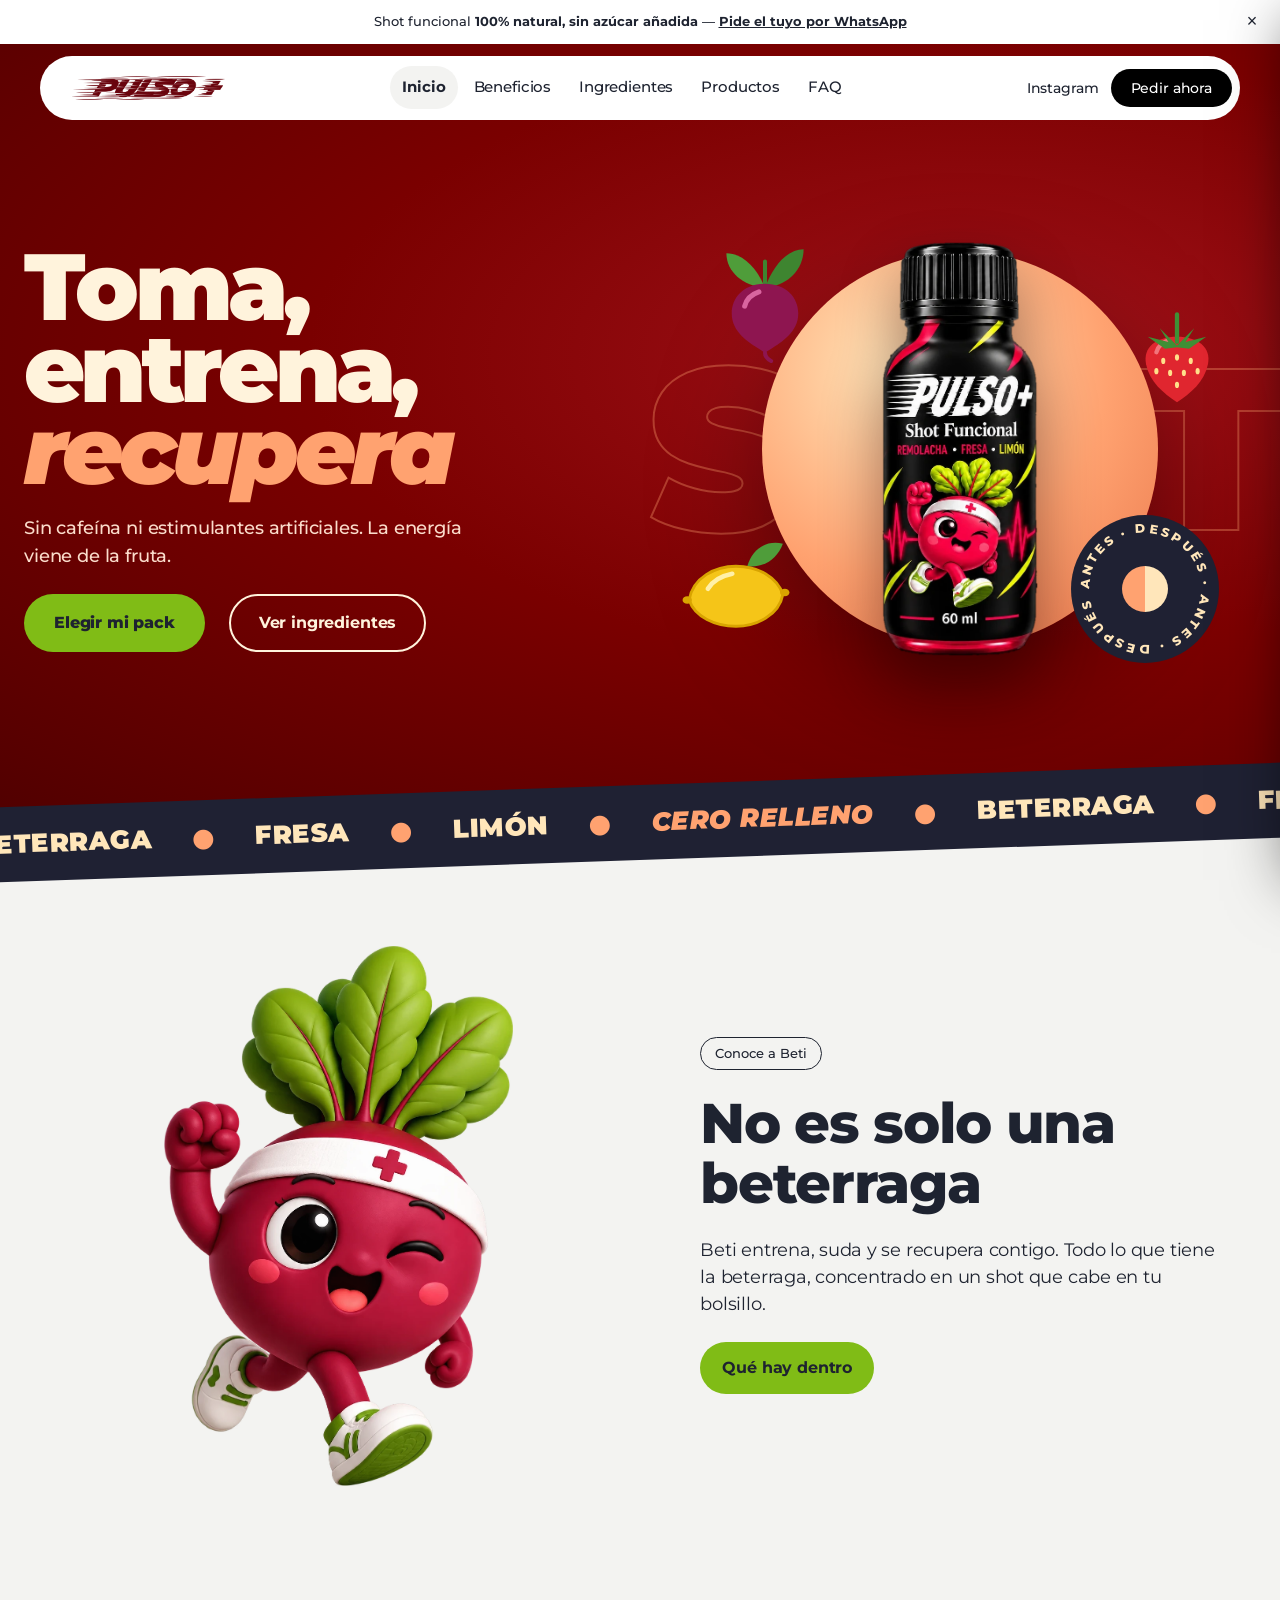
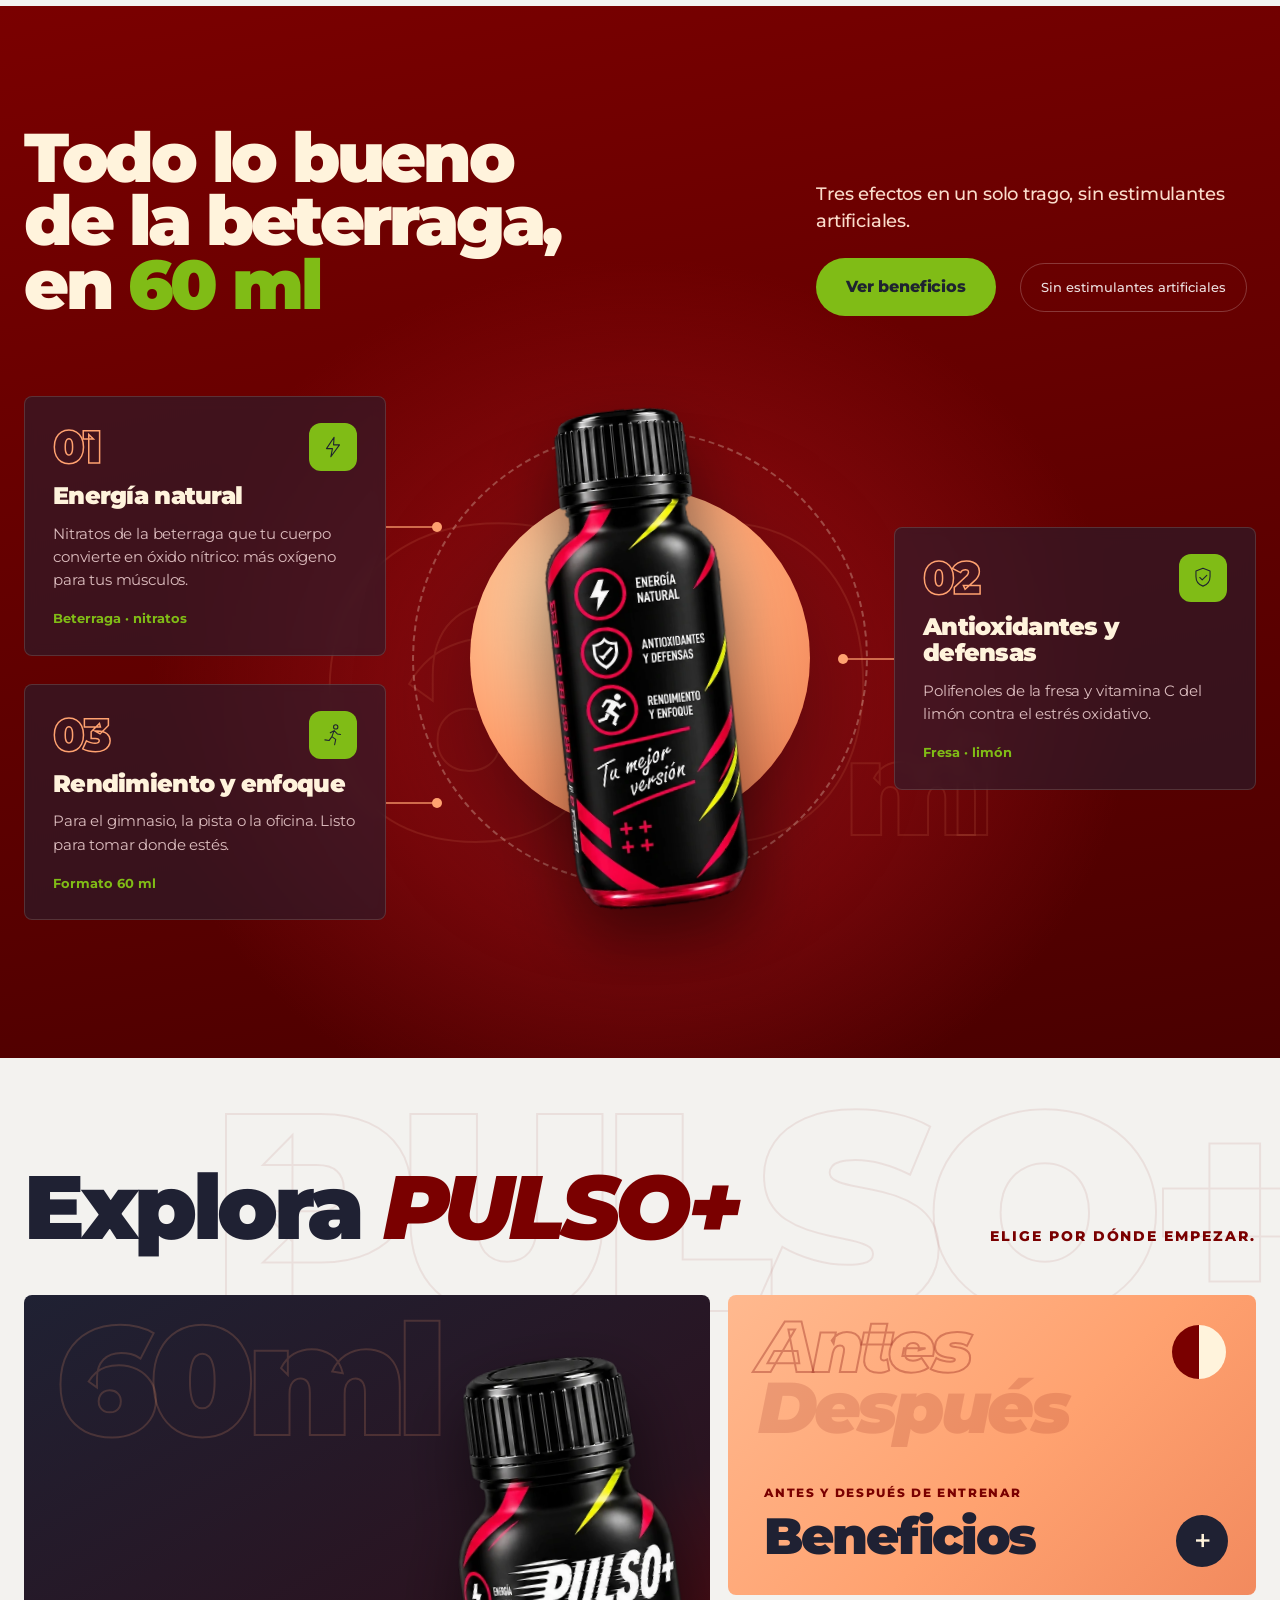
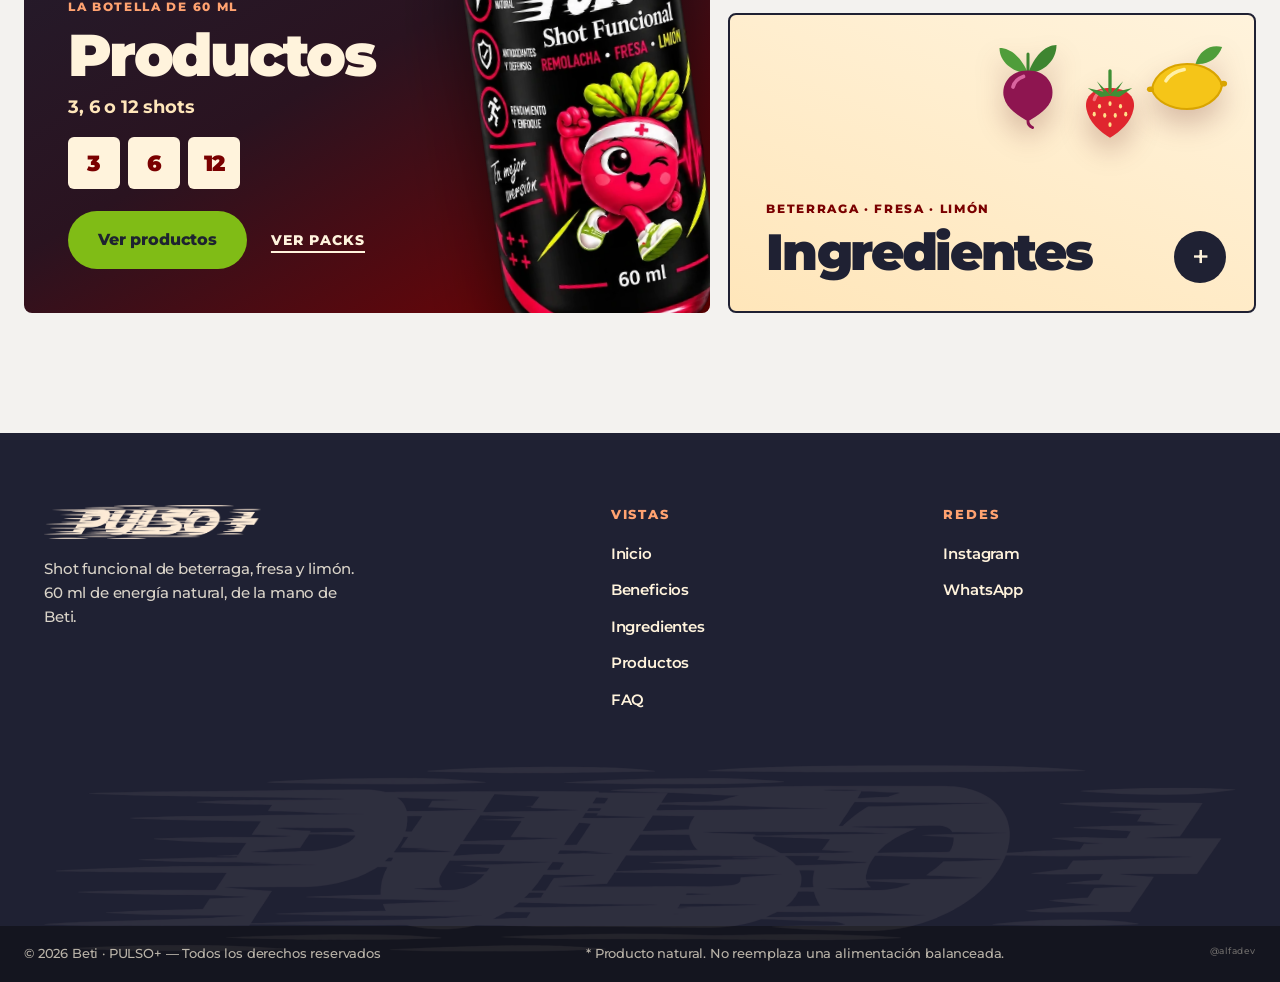
<file: index.html>
<!doctype html>
<html lang="es">
<head>
  <meta charset="utf-8">
  <meta name="viewport" content="width=device-width, initial-scale=1, viewport-fit=cover">
  <title>PULSO+ de Beti — Pequeño shot. Grandes resultados.</title>
  <meta name="description" content="PULSO+: shot funcional 100% natural de 60 ml con beterraga, fresa y limón. Energía natural, antioxidantes y recuperación.">
  <meta name="theme-color" content="#ffffff">
  <link rel="icon" type="image/png" href="assets/img/favicon.png">
  <link rel="preconnect" href="https://fonts.googleapis.com">
  <link rel="preconnect" href="https://fonts.gstatic.com" crossorigin>
  <link href="https://fonts.googleapis.com/css2?family=Montserrat:ital,wght@0,400;0,500;0,600;0,700;0,800;0,900;1,800;1,900&display=swap" rel="stylesheet">
  <link rel="stylesheet" href="css/styles.css?v=27">
  <script>document.documentElement.classList.add('js')</script>
</head>
<body>
  <div class="banner">
    Shot funcional <strong>100% natural, sin azúcar añadida</strong> — <a href="productos.html#pedido" data-wa="Hola, quiero información de PULSO+">Pide el tuyo por WhatsApp</a>
    <button class="banner__close" type="button" aria-label="Cerrar aviso">×</button>
  </div>

  <div class="nav-holder">
    <nav class="nav" aria-label="Principal">
      <a class="nav__logo" href="index.html" aria-label="PULSO+, inicio"><img src="assets/img/pulso-logo.webp" alt="PULSO+" width="1953" height="306"></a>
      <ul class="nav__links" id="menu">
        <li><a href="index.html" aria-current="page">Inicio</a></li>
        <li><a href="beneficios.html">Beneficios</a></li>
        <li><a href="ingredientes.html">Ingredientes</a></li>
        <li><a href="productos.html">Productos</a></li>
        <li><a href="faq.html">FAQ</a></li>
      </ul>
      <div class="nav__right">
        <a class="btn btn--ghost nav__ig" href="https://www.instagram.com/pulso.pluss/" target="_blank" rel="noopener">Instagram</a>
        <a class="btn btn--dark nav__cta" href="productos.html#pedido" data-wa="Hola, quiero información de PULSO+">Pedir ahora</a>
        <button class="nav__burger" type="button" aria-controls="drawer" aria-expanded="false" aria-label="Abrir menú"><span></span><span></span><span></span></button>
      </div>
    </nav>
  </div>

  <div class="drawer-backdrop" data-drawer-close hidden></div>
  <aside class="drawer" id="drawer" aria-label="Menú de vistas" aria-hidden="true" inert>
    <div class="drawer__top">
      <img class="drawer__logo" src="assets/img/pulso-logo-crema.webp" alt="PULSO+" width="1953" height="306">
      <button class="drawer__close" type="button" data-drawer-close aria-label="Cerrar menú"><span></span><span></span></button>
    </div>
    <p class="drawer__kicker">Vistas</p>
    <nav aria-label="Vistas">
      <ol class="drawer__list">
        <li style="--i:0"><a href="index.html" aria-current="page"><span class="drawer__n">01</span><span class="drawer__name">Inicio</span><span class="drawer__sub">Toma, entrena, recupera</span></a></li>
        <li style="--i:1"><a href="beneficios.html"><span class="drawer__n">02</span><span class="drawer__name">Beneficios</span><span class="drawer__sub">Antes y después de entrenar</span></a></li>
        <li style="--i:2"><a href="ingredientes.html"><span class="drawer__n">03</span><span class="drawer__name">Ingredientes</span><span class="drawer__sub">Beterraga · Fresa · Limón</span></a></li>
        <li style="--i:3"><a href="productos.html"><span class="drawer__n">04</span><span class="drawer__name">Productos</span><span class="drawer__sub">Packs de 3, 6 y 12 shots</span></a></li>
        <li style="--i:4"><a href="faq.html"><span class="drawer__n">05</span><span class="drawer__name">FAQ</span><span class="drawer__sub">Preguntas frecuentes</span></a></li>
      </ol>
    </nav>
    <div class="drawer__foot">
      <a class="btn btn--lime ix-btn" href="productos.html#pedido" data-wa="Hola, quiero información de PULSO+">Pedir por WhatsApp</a>
      <a class="drawer__ig" href="https://www.instagram.com/pulso.pluss/" target="_blank" rel="noopener">Instagram</a>
    </div>
    <span class="drawer__mark" aria-hidden="true">PULSO+</span>
    <img class="drawer__bottle" src="assets/img/pulso-botella-frente-v2.webp" alt="" width="355" height="941" loading="lazy">
  </aside>

  <main>


    <section class="ix-hero" aria-labelledby="h1">
      <div class="ix-wrap ix-hero__grid">
        <div class="ix-hero__copy">
          <h1 id="h1" class="ix-h1">Toma,<br>entrena,<br><em>recupera</em></h1>
          <p class="ix-lead ix-lead--warm">Sin cafeína ni estimulantes artificiales. La energía viene de la fruta.</p>
          <div class="ix-actions">
            <a class="btn btn--lime ix-btn" href="productos.html#packs">Elegir mi pack</a>
            <a class="ix-ghost" href="ingredientes.html">Ver ingredientes</a>
          </div>
        </div>
        <div class="ix-hero__art">
          <span class="ix-shot" aria-hidden="true">SHOT</span>
          <div class="ix-orb" aria-hidden="true"></div>
          <img class="ix-bottle ix-float" src="assets/img/pulso-botella-frente-v2.webp" alt="Botella de PULSO+ de 60 ml: remolacha, fresa y limón" width="355" height="941" fetchpriority="high">
          <svg class="ix-fruit ix-float2 ix-fruit--beet" width="130" height="130" viewBox="0 0 64 64" role="img" aria-label="Beterraga"><path d="M32 27 C28 17 21 10 13 10 C13 19 21 26 32 27 Z" fill="#4F9D3A"/><path d="M32 27 C36 16 43 8 51 8 C51 18 43 26 32 27 Z" fill="#3E8530"/><path d="M32 27 L32 14" stroke="#3E8530" stroke-width="2" stroke-linecap="round"/><path d="M32 25 C20 25 14 34 16 43 C18 51 26 55 32 59 C38 55 46 51 48 43 C50 34 44 25 32 25 Z" fill="#8E1550"/><path d="M32 59 C32 61 33 62 35 63" stroke="#8E1550" stroke-width="2" fill="none" stroke-linecap="round"/><path d="M22 36 C23 32 26 30 29 29" stroke="#D9659F" stroke-width="2.5" fill="none" stroke-linecap="round"/></svg>
          <svg class="ix-fruit ix-float ix-fruit--straw" width="110" height="110" viewBox="0 0 64 64" role="img" aria-label="Fresa"><path d="M32 22 C44 22 52 28 50 38 C48 48 40 55 32 60 C24 55 16 48 14 38 C12 28 20 22 32 22 Z" fill="#E0262F"/><path d="M20 31 C21 27 24 25 27 24" stroke="#F2747A" stroke-width="2.5" fill="none" stroke-linecap="round"/><g fill="#FFE08A"><ellipse cx="24" cy="36" rx="1.2" ry="1.8"/><ellipse cx="32" cy="34" rx="1.2" ry="1.8"/><ellipse cx="40" cy="36" rx="1.2" ry="1.8"/><ellipse cx="28" cy="43" rx="1.2" ry="1.8"/><ellipse cx="36" cy="43" rx="1.2" ry="1.8"/><ellipse cx="44" cy="42" rx="1.2" ry="1.8"/><ellipse cx="20" cy="42" rx="1.2" ry="1.8"/><ellipse cx="32" cy="50" rx="1.2" ry="1.8"/></g><path d="M32 27 L22 17 L27 25 L15 22 L25 29 L32 28 L39 29 L49 22 L37 25 L42 17 Z" fill="#3F8F35"/><path d="M32 25 L32 9" stroke="#3F8F35" stroke-width="2.5" stroke-linecap="round"/></svg>
          <svg class="ix-fruit ix-float2 ix-fruit--lemon" width="120" height="120" viewBox="0 0 64 64" role="img" aria-label="Limón"><path d="M38 22 C41 12 49 8 57 10 C54 18 47 23 38 22 Z" fill="#4F9D3A"/><path d="M7 40 C9 28 21 22 32 22 C44 22 54 28 57 37 C55 48 43 54 32 54 C21 54 10 49 7 40 Z" fill="#F5C518" stroke="#D9A400" stroke-width="1.5"/><ellipse cx="6" cy="40" rx="2.5" ry="2" fill="#D9A400"/><ellipse cx="58" cy="36" rx="2.5" ry="2" fill="#D9A400"/><path d="M17 34 C20 29 25 27 30 26" stroke="#FFF0A8" stroke-width="2.5" fill="none" stroke-linecap="round"/></svg>
          <svg class="ix-badge ix-spin" width="150" height="150" viewBox="0 0 150 150" aria-hidden="true">
            <defs><path id="ix-ring" d="M75 75 m-56 0 a56 56 0 1 1 112 0 a56 56 0 1 1 -112 0"/></defs>
            <circle cx="75" cy="75" r="74" fill="#1F2133"/>
            <text font-family="Montserrat, sans-serif" font-weight="800" font-size="12.5" letter-spacing="2.6" fill="#FFE6BA"><textPath href="#ix-ring">ANTES · DESPUÉS · ANTES · DESPUÉS · </textPath></text>
            <path d="M75 52 A23 23 0 0 0 75 98 Z" fill="#FFA270"/><path d="M75 52 A23 23 0 0 1 75 98 Z" fill="#FFE6BA"/>
          </svg>
        </div>
      </div>
      <div class="ix-marquee" aria-hidden="true"><div class="ix-marquee__track"><span>Beterraga</span><i>●</i><span>Fresa</span><i>●</i><span>Limón</span><i>●</i><em>Cero relleno</em><i>●</i><span>Beterraga</span><i>●</i><span>Fresa</span><i>●</i><span>Limón</span><i>●</i><em>Cero relleno</em><i>●</i><span>Beterraga</span><i>●</i><span>Fresa</span><i>●</i><span>Limón</span><i>●</i><em>Cero relleno</em><i>●</i><span>Beterraga</span><i>●</i><span>Fresa</span><i>●</i><span>Limón</span><i>●</i><em>Cero relleno</em><i>●</i></div></div>
    </section>



    <section class="band band--white" id="beti" aria-labelledby="beti-h">
      <div class="wrap split split--reverse">
        <div class="stack">
          <span class="tag" style="justify-self:start">Conoce a Beti</span>
          <h2 id="beti-h" class="display-alt accent">No es solo una beterraga</h2>
          <p class="lead">Beti entrena, suda y se recupera contigo. Todo lo que tiene la beterraga, concentrado en un shot que cabe en tu bolsillo.</p>
          <div class="actions"><a class="btn btn--lime" href="ingredientes.html">Qué hay dentro</a></div>
        </div>
        <div class="showcase showcase--lime showcase--mascot" data-reveal>
          <img src="assets/img/beti-mascota.webp" alt="Beti, una beterraga sonriente con vincha deportiva y zapatillas, corriendo" width="885" height="1369" loading="lazy">
        </div>
      </div>
    </section>


    <section class="hx-benefits" aria-labelledby="todo-h">
      <span class="hx-benefits__ghost" aria-hidden="true">60<small>ml</small></span>
      <div class="ix-wrap">
        <div class="hx-benefits__head" data-reveal>
          <h2 id="todo-h" class="px-h2">Todo lo bueno<br>de la beterraga,<br>en <span class="hl">60 ml</span></h2>
          <div class="hx-benefits__side">
            <p class="px-lead">Tres efectos en un solo trago, sin estimulantes artificiales.</p>
            <div class="ix-actions">
              <a class="btn btn--lime ix-btn" href="beneficios.html">Ver beneficios</a>
              <span class="pill-outline">Sin estimulantes artificiales</span>
            </div>
          </div>
        </div>
        <div class="hx-anatomy">
          <article class="hx-note hx-note--a" data-reveal>
            <span class="hx-note__link" aria-hidden="true"></span>
            <div class="hx-note__top"><span class="hx-note__n">01</span><span class="feat__icon" aria-hidden="true"><svg class="icon" viewBox="0 0 48 48" fill="none" stroke="currentColor" stroke-width="2" stroke-linejoin="round"><path d="M26 6 12 27h11l-3 15 16-22H25l1-14Z"/></svg></span></div>
            <h3 class="hx-note__title">Energía natural</h3>
            <p class="hx-note__text">Nitratos de la beterraga que tu cuerpo convierte en óxido nítrico: más oxígeno para tus músculos.</p>
            <span class="feat__tag">Beterraga · nitratos</span>
          </article>
          <div class="hx-anatomy__product" aria-hidden="true">
            <div class="hx-anatomy__disc"></div>
            <div class="hx-anatomy__orbit"></div>
            <img class="hx-anatomy__bottle ix-float" src="assets/img/pulso-botella-beneficios-v2.webp" alt="" width="333" height="941" loading="lazy">
          </div>
          <article class="hx-note hx-note--b" data-reveal>
            <span class="hx-note__link" aria-hidden="true"></span>
            <div class="hx-note__top"><span class="hx-note__n">02</span><span class="feat__icon" aria-hidden="true"><svg class="icon" viewBox="0 0 48 48" fill="none" stroke="currentColor" stroke-width="2" stroke-linejoin="round" stroke-linecap="round"><path d="M24 6 11 11v10c0 9 5.6 15.4 13 18 7.4-2.6 13-9 13-18V11L24 6Z"/><path d="m18 23 4.5 4.5L31 19"/></svg></span></div>
            <h3 class="hx-note__title">Antioxidantes y defensas</h3>
            <p class="hx-note__text">Polifenoles de la fresa y vitamina C del limón contra el estrés oxidativo.</p>
            <span class="feat__tag">Fresa · limón</span>
          </article>
          <article class="hx-note hx-note--c" data-reveal>
            <span class="hx-note__link" aria-hidden="true"></span>
            <div class="hx-note__top"><span class="hx-note__n">03</span><span class="feat__icon" aria-hidden="true"><svg class="icon" viewBox="0 0 48 48" fill="none" stroke="currentColor" stroke-width="2" stroke-linejoin="round" stroke-linecap="round"><circle cx="29" cy="9" r="4"/><path d="m19 20 7-4 6 6 6 1M26 16l-4 11 7 5-2 10M22 27l-5 7-8-1"/></svg></span></div>
            <h3 class="hx-note__title">Rendimiento y enfoque</h3>
            <p class="hx-note__text">Para el gimnasio, la pista o la oficina. Listo para tomar donde estés.</p>
            <span class="feat__tag">Formato 60 ml</span>
          </article>
        </div>
      </div>
    </section>


    <section class="hx-explore" aria-labelledby="explora-h">
      <span class="hx-explore__mark" aria-hidden="true">PULSO+</span>
      <div class="ix-wrap">
        <div class="hx-explore__head" data-reveal>
          <h2 id="explora-h" class="px-h2 px-h2--ink px-h2--xl">Explora <em>PULSO+</em></h2>
          <p class="hx-explore__intro">Elige por dónde empezar.</p>
        </div>
        <div class="hx-bento">
          <div class="hx-tile hx-tile--prod" data-reveal>
            <span class="hx-tile__big" aria-hidden="true">60ml</span>
            <div class="hx-tile__copy">
              <p class="hx-tile__kicker">La botella de 60 ml</p>
              <h3 class="hx-tile__title">Productos</h3>
              <p class="hx-tile__sub">3, 6 o 12 shots</p>
              <ul class="hx-tile__packs" aria-label="Packs disponibles"><li>3</li><li>6</li><li>12</li></ul>
              <div class="ix-actions">
                <a class="btn btn--lime ix-btn" href="productos.html">Ver productos</a>
                <a class="hx-tile__link" href="productos.html#packs">Ver packs</a>
              </div>
            </div>
            <img class="hx-tile__bottle" src="assets/img/pulso-botella-34-v2.webp" alt="Botella de PULSO+ de 60 ml" width="364" height="960" loading="lazy">
          </div>
          <a class="hx-tile hx-tile--ben" href="beneficios.html" data-reveal>
            <span class="hx-tile__words" aria-hidden="true"><span>Antes</span><span>Después</span></span>
            <span class="hx-tile__dot" aria-hidden="true"></span>
            <span class="hx-tile__kicker">Antes y después de entrenar</span>
            <span class="hx-tile__title">Beneficios</span>
            <span class="hx-tile__go" aria-hidden="true">+</span>
          </a>
          <a class="hx-tile hx-tile--ing" href="ingredientes.html" data-reveal>
            <span class="hx-tile__fruits" aria-hidden="true">
              <svg class="hx-fruit hx-fruit--1" width="96" height="96" viewBox="0 0 64 64" role="img" aria-label=""><path d="M32 27 C28 17 21 10 13 10 C13 19 21 26 32 27 Z" fill="#4F9D3A"/><path d="M32 27 C36 16 43 8 51 8 C51 18 43 26 32 27 Z" fill="#3E8530"/><path d="M32 27 L32 14" stroke="#3E8530" stroke-width="2" stroke-linecap="round"/><path d="M32 25 C20 25 14 34 16 43 C18 51 26 55 32 59 C38 55 46 51 48 43 C50 34 44 25 32 25 Z" fill="#8E1550"/><path d="M32 59 C32 61 33 62 35 63" stroke="#8E1550" stroke-width="2" fill="none" stroke-linecap="round"/><path d="M22 36 C23 32 26 30 29 29" stroke="#D9659F" stroke-width="2.5" fill="none" stroke-linecap="round"/></svg>
              <svg class="hx-fruit hx-fruit--2" width="84" height="84" viewBox="0 0 64 64" role="img" aria-label=""><path d="M32 22 C44 22 52 28 50 38 C48 48 40 55 32 60 C24 55 16 48 14 38 C12 28 20 22 32 22 Z" fill="#E0262F"/><path d="M20 31 C21 27 24 25 27 24" stroke="#F2747A" stroke-width="2.5" fill="none" stroke-linecap="round"/><g fill="#FFE08A"><ellipse cx="24" cy="36" rx="1.2" ry="1.8"/><ellipse cx="32" cy="34" rx="1.2" ry="1.8"/><ellipse cx="40" cy="36" rx="1.2" ry="1.8"/><ellipse cx="28" cy="43" rx="1.2" ry="1.8"/><ellipse cx="36" cy="43" rx="1.2" ry="1.8"/><ellipse cx="44" cy="42" rx="1.2" ry="1.8"/><ellipse cx="20" cy="42" rx="1.2" ry="1.8"/><ellipse cx="32" cy="50" rx="1.2" ry="1.8"/></g><path d="M32 27 L22 17 L27 25 L15 22 L25 29 L32 28 L39 29 L49 22 L37 25 L42 17 Z" fill="#3F8F35"/><path d="M32 25 L32 9" stroke="#3F8F35" stroke-width="2.5" stroke-linecap="round"/></svg>
              <svg class="hx-fruit hx-fruit--3" width="90" height="90" viewBox="0 0 64 64" role="img" aria-label=""><path d="M38 22 C41 12 49 8 57 10 C54 18 47 23 38 22 Z" fill="#4F9D3A"/><path d="M7 40 C9 28 21 22 32 22 C44 22 54 28 57 37 C55 48 43 54 32 54 C21 54 10 49 7 40 Z" fill="#F5C518" stroke="#D9A400" stroke-width="1.5"/><ellipse cx="6" cy="40" rx="2.5" ry="2" fill="#D9A400"/><ellipse cx="58" cy="36" rx="2.5" ry="2" fill="#D9A400"/><path d="M17 34 C20 29 25 27 30 26" stroke="#FFF0A8" stroke-width="2.5" fill="none" stroke-linecap="round"/></svg>
            </span>
            <span class="hx-tile__kicker">Beterraga · Fresa · Limón</span>
            <span class="hx-tile__title">Ingredientes</span>
            <span class="hx-tile__go" aria-hidden="true">+</span>
          </a>
        </div>
      </div>
    </section>


  </main>

  <footer class="ft">
    <div class="ix-wrap ft__body">
      <div class="ft__brand">
        <img src="assets/img/pulso-logo-crema.webp" alt="PULSO+" width="1953" height="306" loading="lazy">
        <p>Shot funcional de beterraga, fresa y limón. 60 ml de energía natural, de la mano de Beti.</p>
      </div>
      <nav class="ft__col" aria-label="Vistas">
        <h4>Vistas</h4>
          <a href="index.html">Inicio</a>
          <a href="beneficios.html">Beneficios</a>
          <a href="ingredientes.html">Ingredientes</a>
          <a href="productos.html">Productos</a>
          <a href="faq.html">FAQ</a>
      </nav>
      <div class="ft__col">
        <h4>Redes</h4>
        <a href="https://www.instagram.com/pulso.pluss/" target="_blank" rel="noopener">Instagram</a>
        <a href="productos.html#pedido" data-wa="Hola, quiero información de PULSO+">WhatsApp</a>
      </div>
    </div>
    <div class="ft__mark" aria-hidden="true"><img src="assets/img/pulso-logo-crema.webp" alt="" width="1953" height="306" loading="lazy"></div>
    <div class="ft__bottom">
      <div class="ix-wrap ft__bottom-inner">
        <span>© <span data-year>2026</span> Beti · PULSO+ — Todos los derechos reservados</span>
        <span>* Producto natural. No reemplaza una alimentación balanceada.</span>
        <span class="ft__credit">@alfadev</span>
      </div>
    </div>
  </footer>
  <script src="js/main.js?v=27"></script>
</body>
</html>
</file>
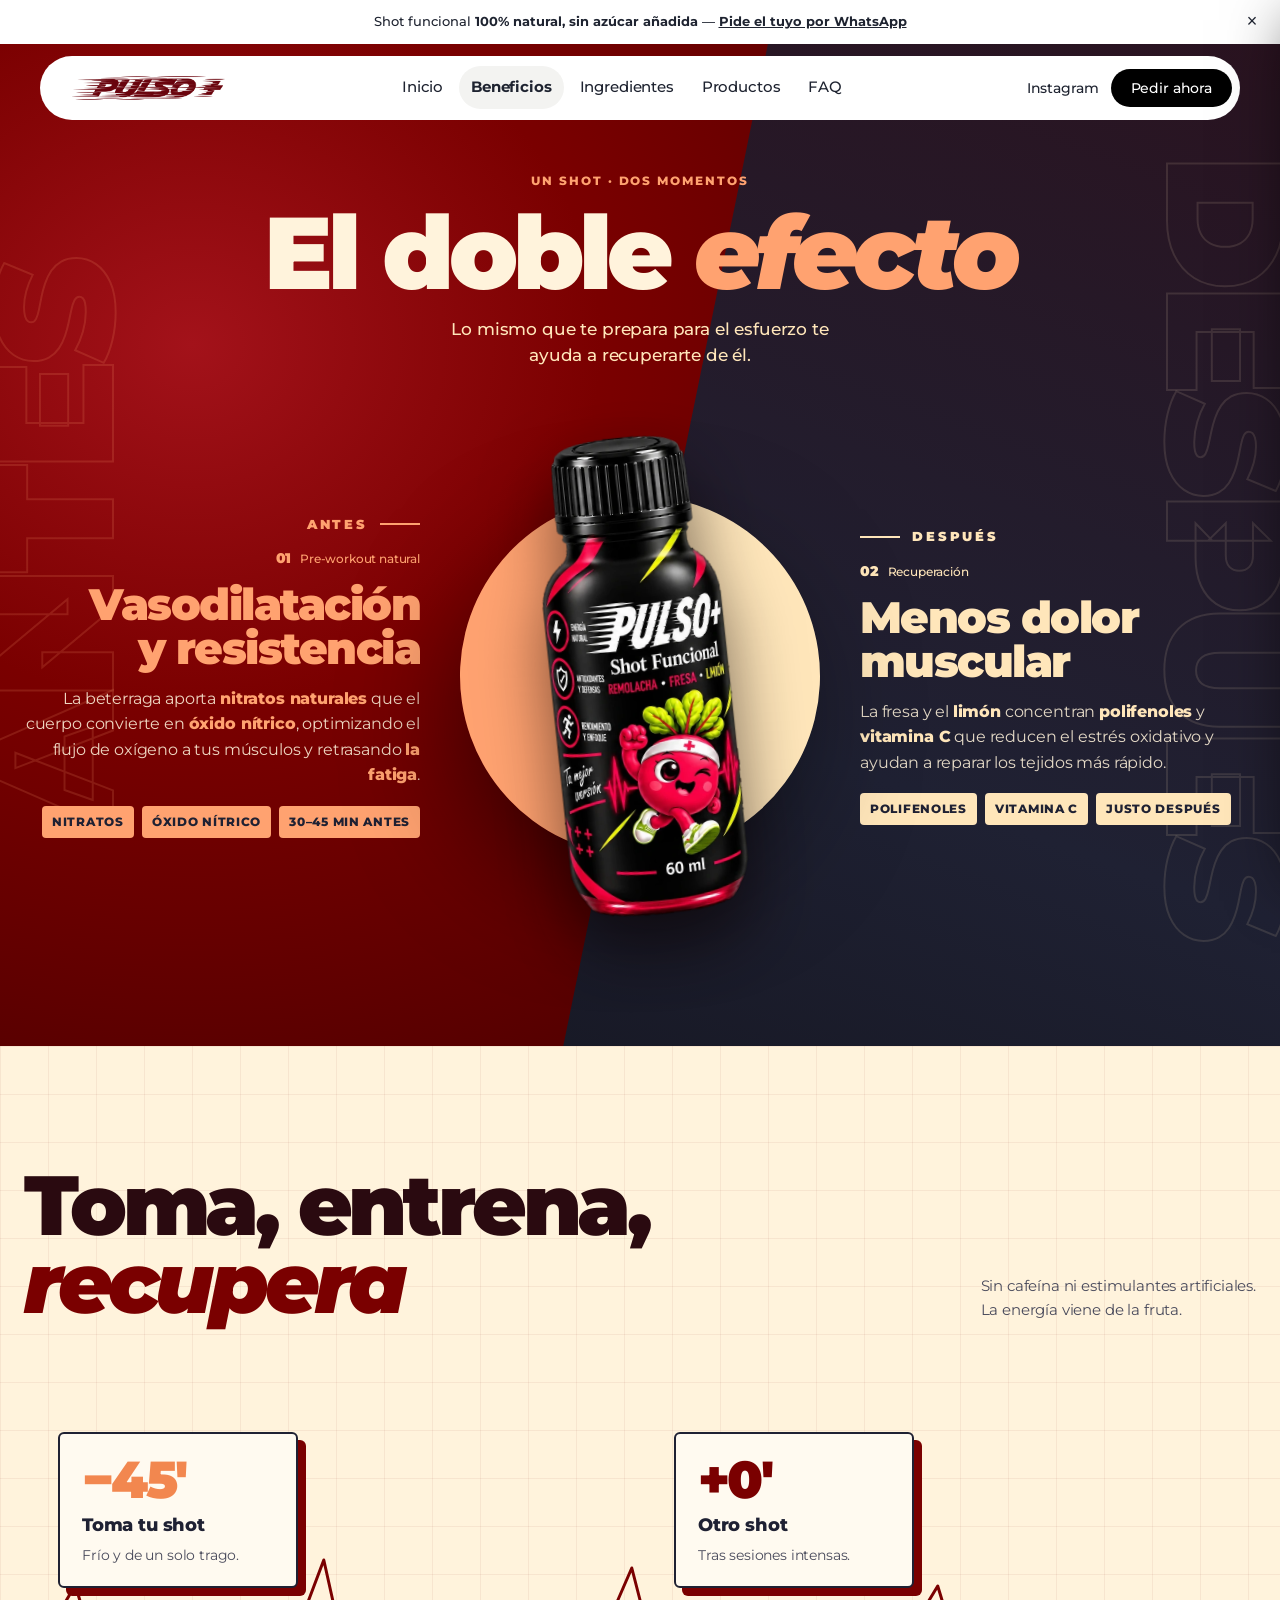
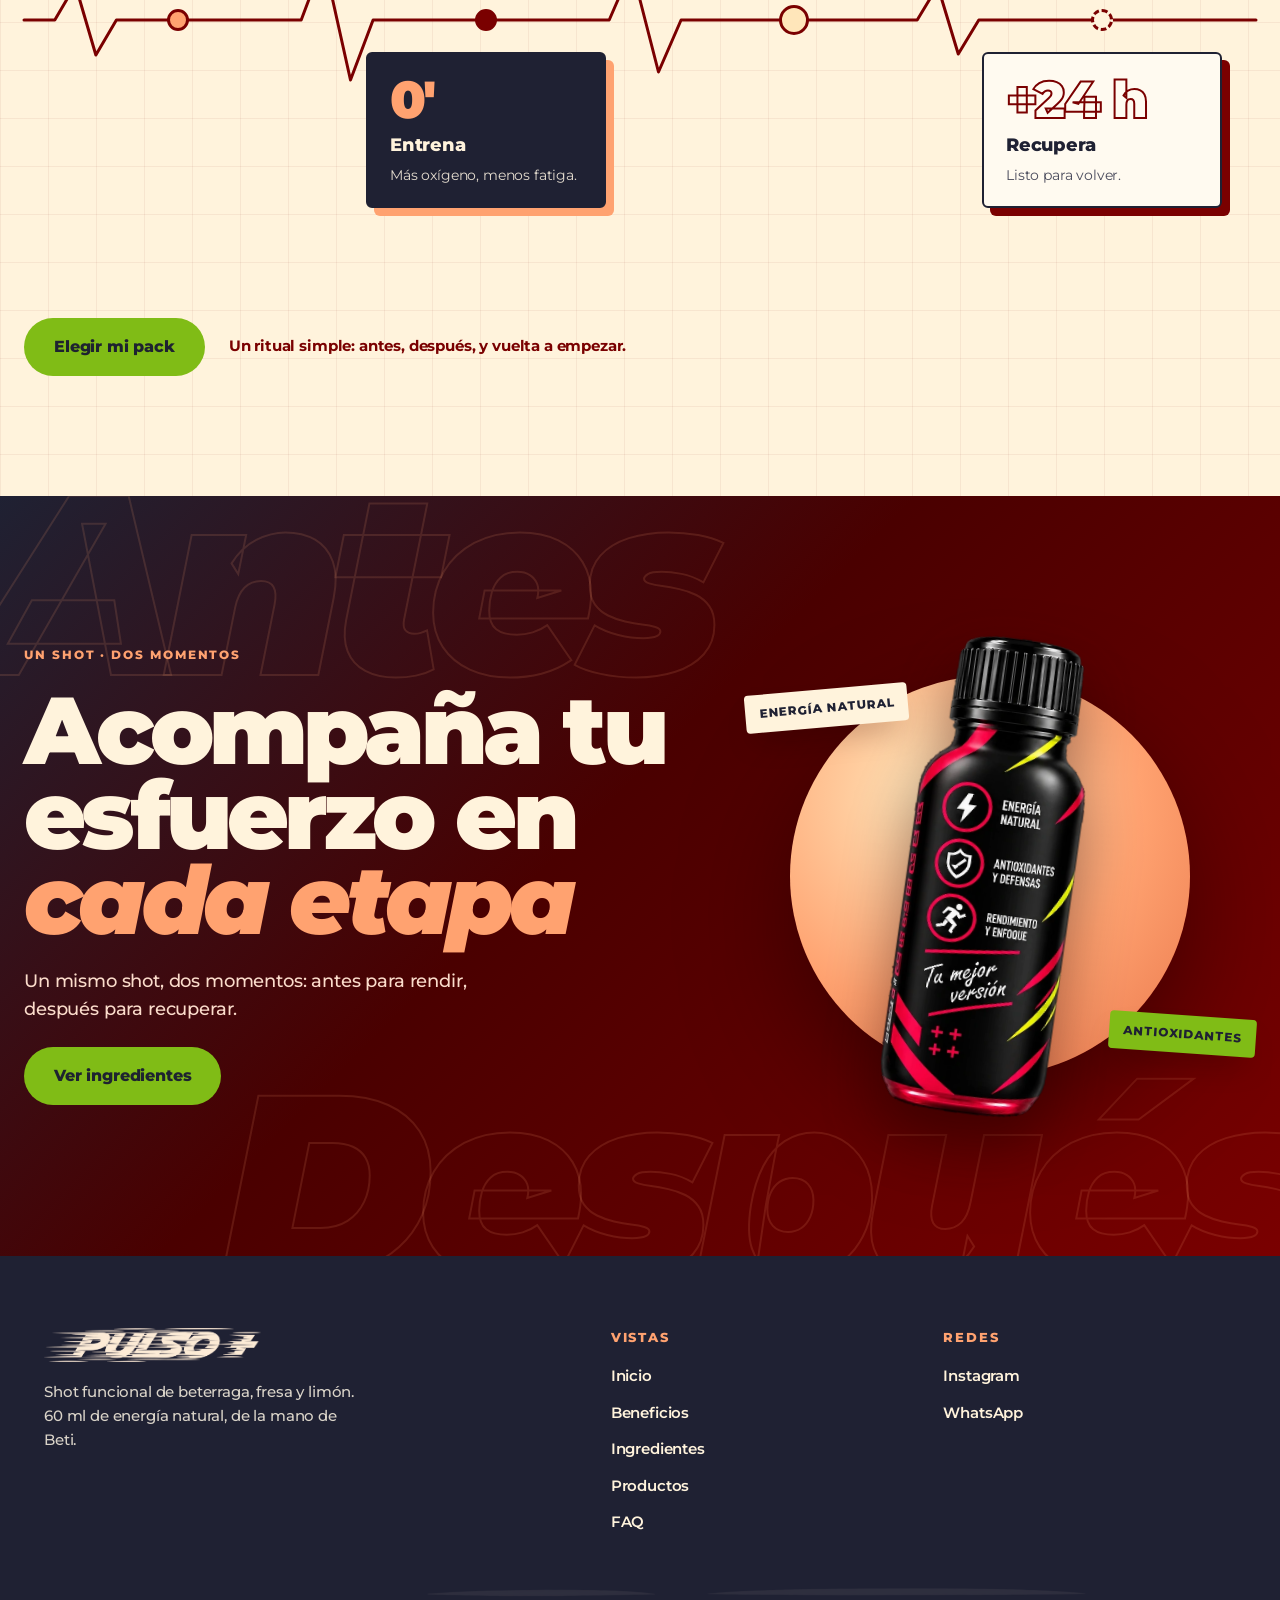
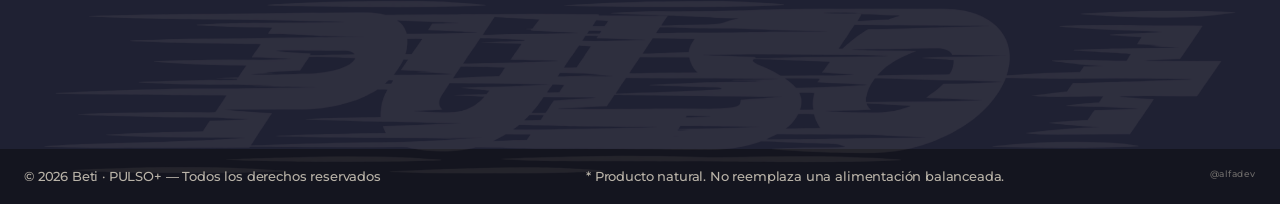
<file: beneficios.html>
<!doctype html>
<html lang="es">
<head>
  <meta charset="utf-8">
  <meta name="viewport" content="width=device-width, initial-scale=1, viewport-fit=cover">
  <title>Beneficios — PULSO+ de Beti</title>
  <meta name="description" content="El doble efecto de PULSO+: pre-entreno natural con nitratos y recuperación con polifenoles y vitamina C.">
  <meta name="theme-color" content="#ffffff">
  <link rel="icon" type="image/png" href="assets/img/favicon.png">
  <link rel="preconnect" href="https://fonts.googleapis.com">
  <link rel="preconnect" href="https://fonts.gstatic.com" crossorigin>
  <link href="https://fonts.googleapis.com/css2?family=Montserrat:ital,wght@0,400;0,500;0,600;0,700;0,800;0,900;1,800;1,900&display=swap" rel="stylesheet">
  <link rel="stylesheet" href="css/styles.css?v=27">
  <script>document.documentElement.classList.add('js')</script>
</head>
<body>
  <div class="banner">
    Shot funcional <strong>100% natural, sin azúcar añadida</strong> — <a href="productos.html#pedido" data-wa="Hola, quiero información de PULSO+">Pide el tuyo por WhatsApp</a>
    <button class="banner__close" type="button" aria-label="Cerrar aviso">×</button>
  </div>

  <div class="nav-holder">
    <nav class="nav" aria-label="Principal">
      <a class="nav__logo" href="index.html" aria-label="PULSO+, inicio"><img src="assets/img/pulso-logo.webp" alt="PULSO+" width="1953" height="306"></a>
      <ul class="nav__links" id="menu">
        <li><a href="index.html">Inicio</a></li>
        <li><a href="beneficios.html" aria-current="page">Beneficios</a></li>
        <li><a href="ingredientes.html">Ingredientes</a></li>
        <li><a href="productos.html">Productos</a></li>
        <li><a href="faq.html">FAQ</a></li>
      </ul>
      <div class="nav__right">
        <a class="btn btn--ghost nav__ig" href="https://www.instagram.com/pulso.pluss/" target="_blank" rel="noopener">Instagram</a>
        <a class="btn btn--dark nav__cta" href="productos.html#pedido" data-wa="Hola, quiero información de PULSO+">Pedir ahora</a>
        <button class="nav__burger" type="button" aria-controls="drawer" aria-expanded="false" aria-label="Abrir menú"><span></span><span></span><span></span></button>
      </div>
    </nav>
  </div>

  <div class="drawer-backdrop" data-drawer-close hidden></div>
  <aside class="drawer" id="drawer" aria-label="Menú de vistas" aria-hidden="true" inert>
    <div class="drawer__top">
      <img class="drawer__logo" src="assets/img/pulso-logo-crema.webp" alt="PULSO+" width="1953" height="306">
      <button class="drawer__close" type="button" data-drawer-close aria-label="Cerrar menú"><span></span><span></span></button>
    </div>
    <p class="drawer__kicker">Vistas</p>
    <nav aria-label="Vistas">
      <ol class="drawer__list">
        <li style="--i:0"><a href="index.html"><span class="drawer__n">01</span><span class="drawer__name">Inicio</span><span class="drawer__sub">Toma, entrena, recupera</span></a></li>
        <li style="--i:1"><a href="beneficios.html" aria-current="page"><span class="drawer__n">02</span><span class="drawer__name">Beneficios</span><span class="drawer__sub">Antes y después de entrenar</span></a></li>
        <li style="--i:2"><a href="ingredientes.html"><span class="drawer__n">03</span><span class="drawer__name">Ingredientes</span><span class="drawer__sub">Beterraga · Fresa · Limón</span></a></li>
        <li style="--i:3"><a href="productos.html"><span class="drawer__n">04</span><span class="drawer__name">Productos</span><span class="drawer__sub">Packs de 3, 6 y 12 shots</span></a></li>
        <li style="--i:4"><a href="faq.html"><span class="drawer__n">05</span><span class="drawer__name">FAQ</span><span class="drawer__sub">Preguntas frecuentes</span></a></li>
      </ol>
    </nav>
    <div class="drawer__foot">
      <a class="btn btn--lime ix-btn" href="productos.html#pedido" data-wa="Hola, quiero información de PULSO+">Pedir por WhatsApp</a>
      <a class="drawer__ig" href="https://www.instagram.com/pulso.pluss/" target="_blank" rel="noopener">Instagram</a>
    </div>
    <span class="drawer__mark" aria-hidden="true">PULSO+</span>
    <img class="drawer__bottle" src="assets/img/pulso-botella-frente-v2.webp" alt="" width="355" height="941" loading="lazy">
  </aside>

  <main>


    <section class="bd band--first" aria-labelledby="h1">
      <div class="bd__bg" aria-hidden="true"><span class="bd__half bd__half--b"></span></div>
      <span class="bd__vword bd__vword--a" aria-hidden="true">Antes</span>
      <span class="bd__vword bd__vword--b" aria-hidden="true">Después</span>
      <div class="ix-wrap bd__wrap">
        <header class="bd__head" data-reveal>
          <p class="px-kicker">Un shot · Dos momentos</p>
          <h1 id="h1" class="bd__title">El doble <em>efecto</em></h1>
          <p class="bd__intro">Lo mismo que te prepara para el esfuerzo te ayuda a recuperarte de él.</p>
        </header>
        <div class="bd__stage">
          <article class="bd__side bd__side--a" data-reveal>
            <p class="bd__moment">Antes</p>
            <p class="bd__meta"><strong>01</strong> Pre-workout natural</p>
            <h2 class="bd__h">Vasodilatación<br>y resistencia</h2>
            <p class="bd__body">La beterraga aporta <strong>nitratos naturales</strong> que el cuerpo convierte en <strong>óxido nítrico</strong>, optimizando el flujo de oxígeno a tus músculos y retrasando <strong>la fatiga</strong>.</p>
            <ul class="bd__tags"><li>Nitratos</li><li>Óxido nítrico</li><li>30–45 min antes</li></ul>
          </article>
          <div class="bd__product" aria-hidden="true">
            <div class="bd__disc"></div>
            <img class="bd__bottle ix-float" src="assets/img/pulso-botella-34-v2.webp" alt="" width="364" height="960" loading="lazy">
          </div>
          <article class="bd__side bd__side--b" data-reveal>
            <p class="bd__moment">Después</p>
            <p class="bd__meta"><strong>02</strong> Recuperación</p>
            <h2 class="bd__h">Menos dolor<br>muscular</h2>
            <p class="bd__body">La fresa y el <strong>limón</strong> concentran <strong>polifenoles</strong> y <strong>vitamina C</strong> que reducen el estrés oxidativo y ayudan a reparar los tejidos más rápido.</p>
            <ul class="bd__tags"><li>Polifenoles</li><li>Vitamina C</li><li>Justo después</li></ul>
          </article>
        </div>
      </div>
    </section>


    <section class="br" aria-labelledby="rutina-h">
      <div class="ix-wrap">
        <div class="br__head" data-reveal>
          <h2 id="rutina-h" class="br__title">Toma, entrena,<br><span>recupera</span></h2>
          <p class="br__intro">Sin cafeína ni estimulantes artificiales.<br>La energía viene de la fruta.</p>
        </div>
        <div class="br__track" data-reveal>
          <svg class="br__pulse" viewBox="0 0 1200 160" preserveAspectRatio="none" aria-hidden="true">
            <path d="M0 80 H30 L50 45 L70 115 L90 80 H270 L292 20 L318 140 L340 80 H570 L592 28 L618 132 L640 80 H870 L890 46 L910 114 L930 80 H1200"/>
          </svg>
          <ol class="br__steps">
            <li class="br__step br__step--1">
              <div class="br__card"><span class="br__n">−45′</span><span class="br__name">Toma tu shot</span><span class="br__note">Frío y de un solo trago.</span></div>
              <span class="br__dot" aria-hidden="true"></span>
            </li>
            <li class="br__step br__step--2">
              <div class="br__card"><span class="br__n">0′</span><span class="br__name">Entrena</span><span class="br__note">Más oxígeno, menos fatiga.</span></div>
              <span class="br__dot" aria-hidden="true"></span>
            </li>
            <li class="br__step br__step--3">
              <div class="br__card"><span class="br__n">+0′</span><span class="br__name">Otro shot</span><span class="br__note">Tras sesiones intensas.</span></div>
              <span class="br__dot" aria-hidden="true"></span>
            </li>
            <li class="br__step br__step--4">
              <div class="br__card"><span class="br__n">+24 h</span><span class="br__name">Recupera</span><span class="br__note">Listo para volver.</span></div>
              <span class="br__dot" aria-hidden="true"></span>
            </li>
          </ol>
        </div>
        <div class="br__cta" data-reveal>
          <a class="btn btn--lime ix-btn" href="productos.html#packs">Elegir mi pack</a>
          <span class="br__tagline">Un ritual simple: antes, después, y vuelta a empezar.</span>
        </div>
      </div>
    </section>



    <section class="bx-close" aria-labelledby="cierre-h">
      <span class="bx-close__word bx-close__word--a" aria-hidden="true">Antes</span>
      <span class="bx-close__word bx-close__word--b" aria-hidden="true">Después</span>
      <div class="ix-wrap bx-close__grid">
        <div class="bx-close__copy" data-reveal>
          <p class="px-kicker">Un shot · Dos momentos</p>
          <h2 id="cierre-h" class="px-h1">Acompaña tu esfuerzo en <em>cada etapa</em></h2>
          <p class="px-lead">Un mismo shot, dos momentos: antes para rendir, después para recuperar.</p>
          <div class="ix-actions"><a class="btn btn--lime ix-btn" href="ingredientes.html">Ver ingredientes</a></div>
        </div>
        <div class="bx-close__art">
          <div class="bx-close__disc" aria-hidden="true"></div>
          <img class="bx-close__bottle ix-float" src="assets/img/pulso-botella-beneficios-v2.webp" alt="Lateral de la botella PULSO+: energía natural, antioxidantes y defensas, rendimiento y enfoque" width="333" height="941" loading="lazy">
          <span class="px-chip px-chip--a">Energía natural</span>
          <span class="px-chip px-chip--b">Antioxidantes</span>
        </div>
      </div>
    </section>


  </main>

  <footer class="ft">
    <div class="ix-wrap ft__body">
      <div class="ft__brand">
        <img src="assets/img/pulso-logo-crema.webp" alt="PULSO+" width="1953" height="306" loading="lazy">
        <p>Shot funcional de beterraga, fresa y limón. 60 ml de energía natural, de la mano de Beti.</p>
      </div>
      <nav class="ft__col" aria-label="Vistas">
        <h4>Vistas</h4>
          <a href="index.html">Inicio</a>
          <a href="beneficios.html">Beneficios</a>
          <a href="ingredientes.html">Ingredientes</a>
          <a href="productos.html">Productos</a>
          <a href="faq.html">FAQ</a>
      </nav>
      <div class="ft__col">
        <h4>Redes</h4>
        <a href="https://www.instagram.com/pulso.pluss/" target="_blank" rel="noopener">Instagram</a>
        <a href="productos.html#pedido" data-wa="Hola, quiero información de PULSO+">WhatsApp</a>
      </div>
    </div>
    <div class="ft__mark" aria-hidden="true"><img src="assets/img/pulso-logo-crema.webp" alt="" width="1953" height="306" loading="lazy"></div>
    <div class="ft__bottom">
      <div class="ix-wrap ft__bottom-inner">
        <span>© <span data-year>2026</span> Beti · PULSO+ — Todos los derechos reservados</span>
        <span>* Producto natural. No reemplaza una alimentación balanceada.</span>
        <span class="ft__credit">@alfadev</span>
      </div>
    </div>
  </footer>
  <script src="js/main.js?v=27"></script>
</body>
</html>
</file>
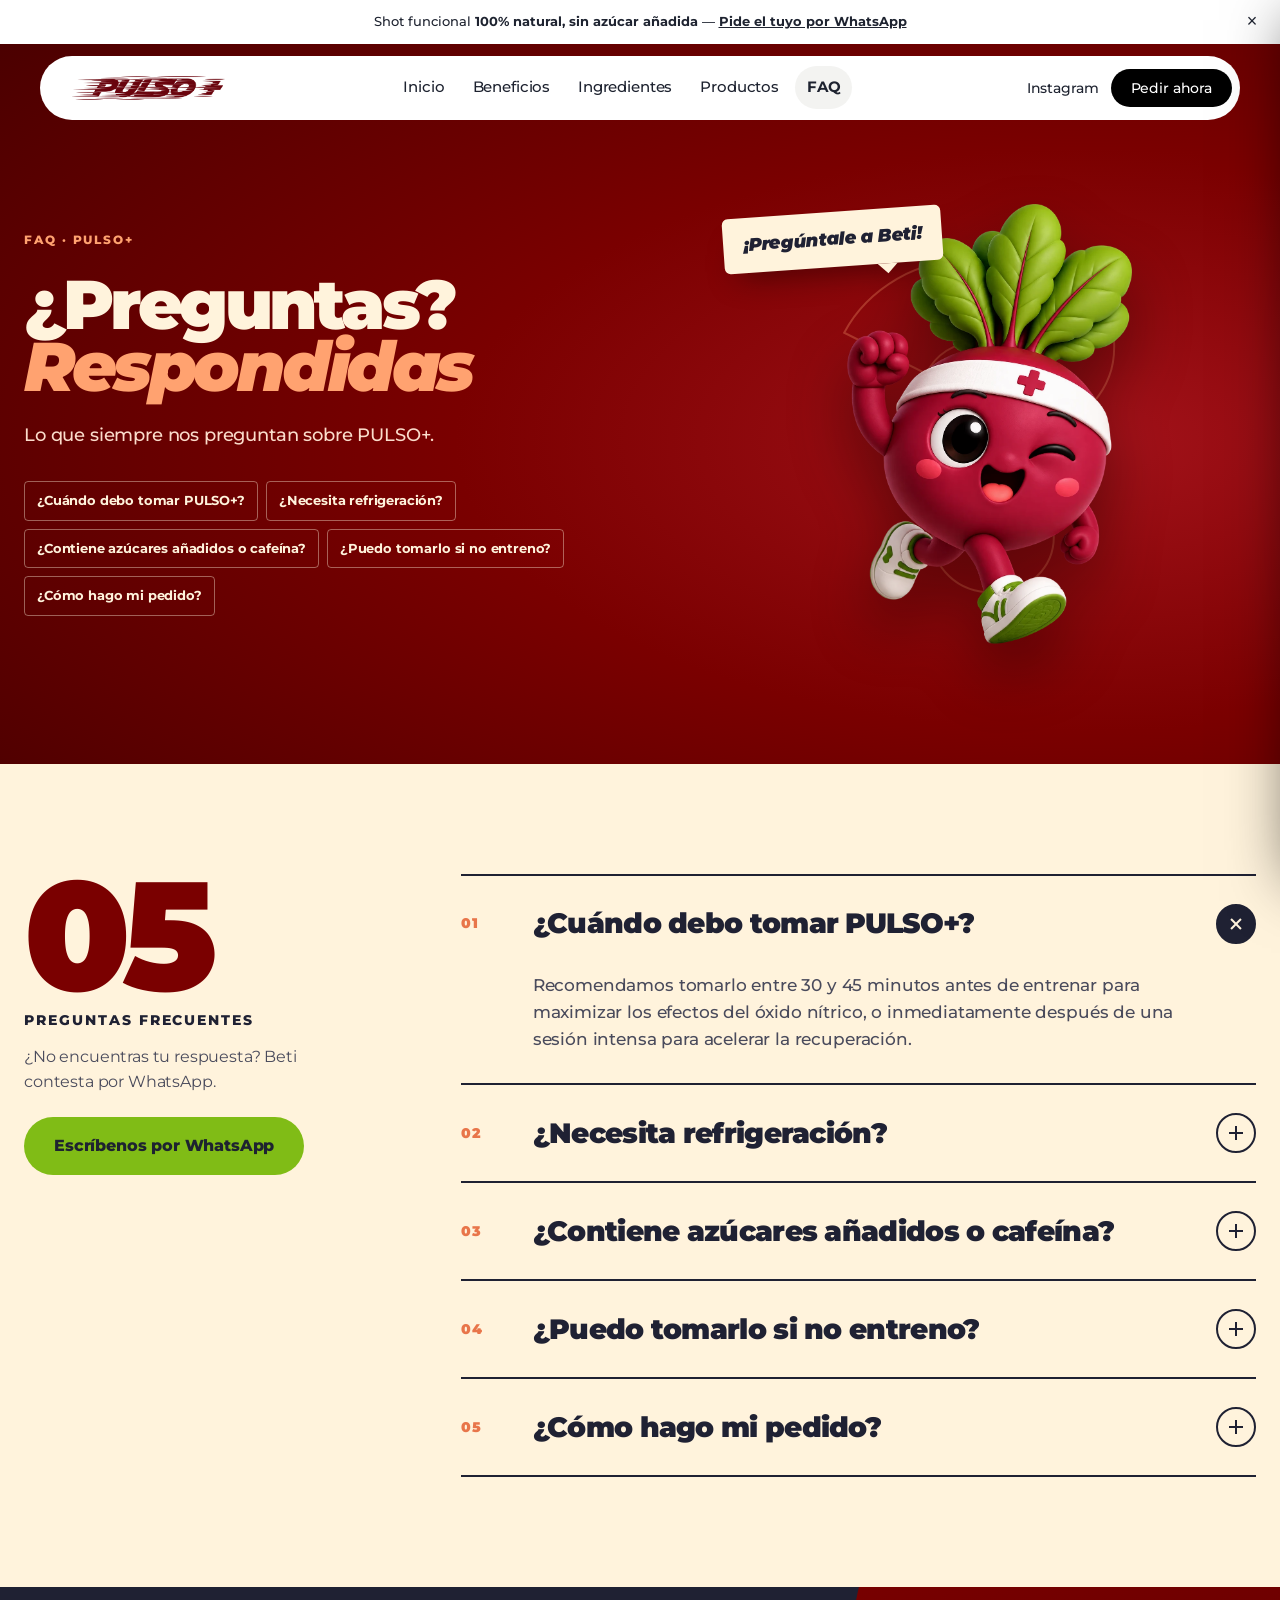
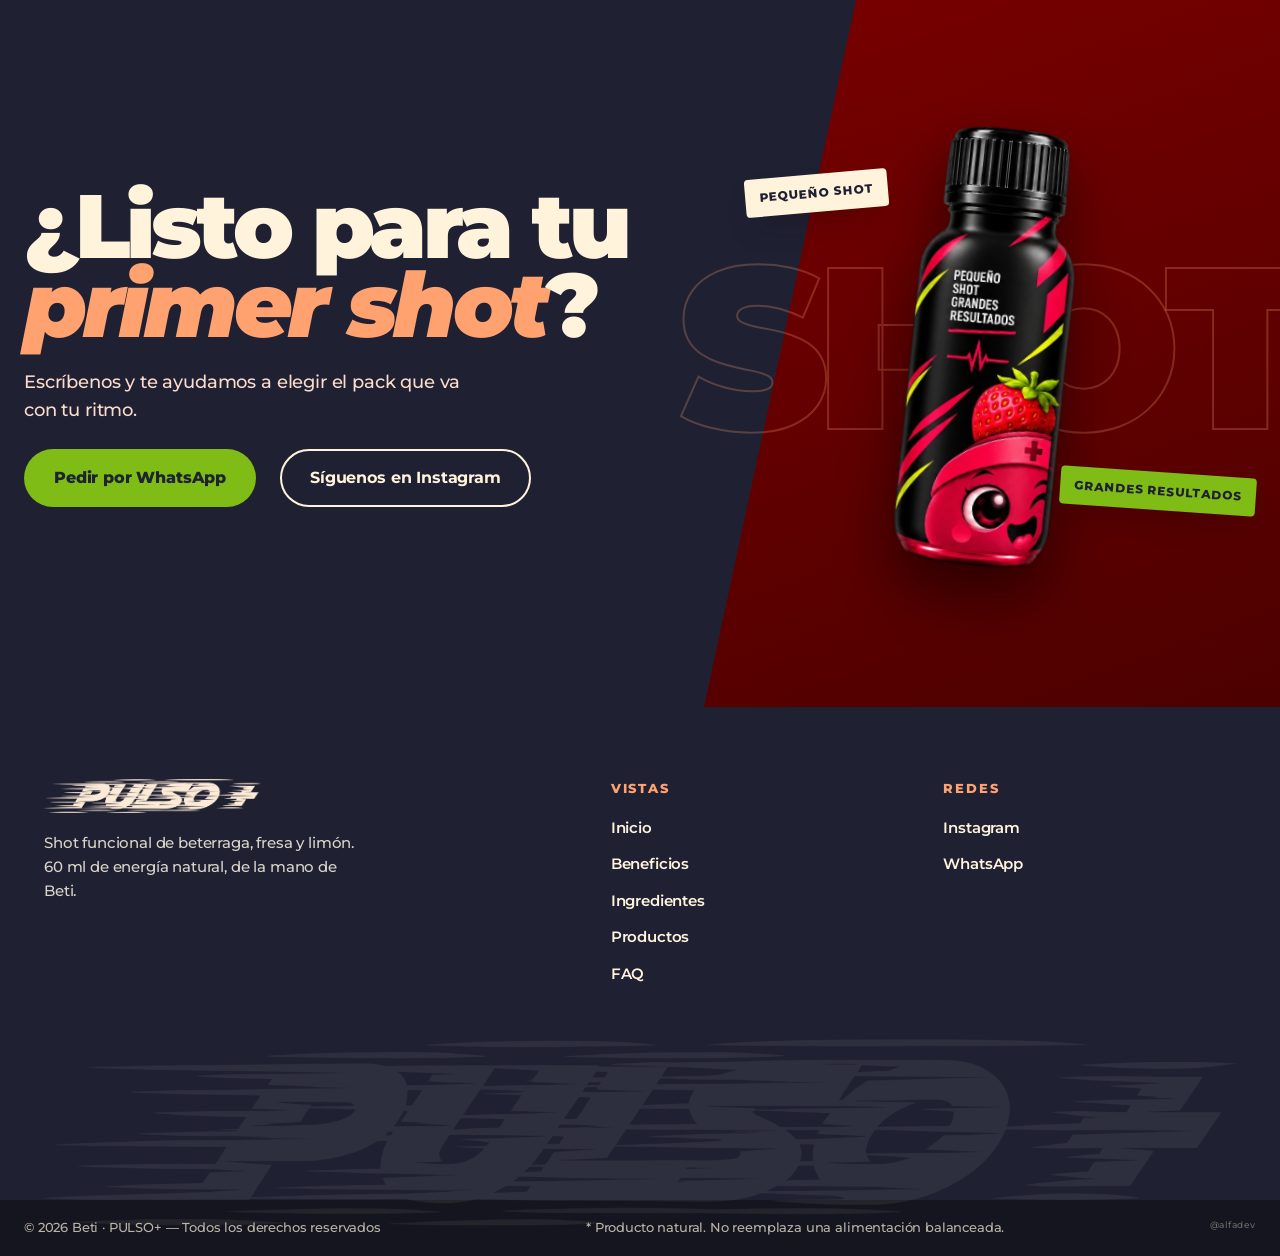
<file: faq.html>
<!doctype html>
<html lang="es">
<head>
  <meta charset="utf-8">
  <meta name="viewport" content="width=device-width, initial-scale=1, viewport-fit=cover">
  <title>Preguntas frecuentes — PULSO+ de Beti</title>
  <meta name="description" content="Preguntas frecuentes sobre PULSO+: cuándo tomarlo, conservación, ingredientes y pedidos.">
  <meta name="theme-color" content="#ffffff">
  <link rel="icon" type="image/png" href="assets/img/favicon.png">
  <link rel="preconnect" href="https://fonts.googleapis.com">
  <link rel="preconnect" href="https://fonts.gstatic.com" crossorigin>
  <link href="https://fonts.googleapis.com/css2?family=Montserrat:ital,wght@0,400;0,500;0,600;0,700;0,800;0,900;1,800;1,900&display=swap" rel="stylesheet">
  <link rel="stylesheet" href="css/styles.css?v=27">
  <script>document.documentElement.classList.add('js')</script>
</head>
<body>
  <div class="banner">
    Shot funcional <strong>100% natural, sin azúcar añadida</strong> — <a href="productos.html#pedido" data-wa="Hola, quiero información de PULSO+">Pide el tuyo por WhatsApp</a>
    <button class="banner__close" type="button" aria-label="Cerrar aviso">×</button>
  </div>

  <div class="nav-holder">
    <nav class="nav" aria-label="Principal">
      <a class="nav__logo" href="index.html" aria-label="PULSO+, inicio"><img src="assets/img/pulso-logo.webp" alt="PULSO+" width="1953" height="306"></a>
      <ul class="nav__links" id="menu">
        <li><a href="index.html">Inicio</a></li>
        <li><a href="beneficios.html">Beneficios</a></li>
        <li><a href="ingredientes.html">Ingredientes</a></li>
        <li><a href="productos.html">Productos</a></li>
        <li><a href="faq.html" aria-current="page">FAQ</a></li>
      </ul>
      <div class="nav__right">
        <a class="btn btn--ghost nav__ig" href="https://www.instagram.com/pulso.pluss/" target="_blank" rel="noopener">Instagram</a>
        <a class="btn btn--dark nav__cta" href="productos.html#pedido" data-wa="Hola, quiero información de PULSO+">Pedir ahora</a>
        <button class="nav__burger" type="button" aria-controls="drawer" aria-expanded="false" aria-label="Abrir menú"><span></span><span></span><span></span></button>
      </div>
    </nav>
  </div>

  <div class="drawer-backdrop" data-drawer-close hidden></div>
  <aside class="drawer" id="drawer" aria-label="Menú de vistas" aria-hidden="true" inert>
    <div class="drawer__top">
      <img class="drawer__logo" src="assets/img/pulso-logo-crema.webp" alt="PULSO+" width="1953" height="306">
      <button class="drawer__close" type="button" data-drawer-close aria-label="Cerrar menú"><span></span><span></span></button>
    </div>
    <p class="drawer__kicker">Vistas</p>
    <nav aria-label="Vistas">
      <ol class="drawer__list">
        <li style="--i:0"><a href="index.html"><span class="drawer__n">01</span><span class="drawer__name">Inicio</span><span class="drawer__sub">Toma, entrena, recupera</span></a></li>
        <li style="--i:1"><a href="beneficios.html"><span class="drawer__n">02</span><span class="drawer__name">Beneficios</span><span class="drawer__sub">Antes y después de entrenar</span></a></li>
        <li style="--i:2"><a href="ingredientes.html"><span class="drawer__n">03</span><span class="drawer__name">Ingredientes</span><span class="drawer__sub">Beterraga · Fresa · Limón</span></a></li>
        <li style="--i:3"><a href="productos.html"><span class="drawer__n">04</span><span class="drawer__name">Productos</span><span class="drawer__sub">Packs de 3, 6 y 12 shots</span></a></li>
        <li style="--i:4"><a href="faq.html" aria-current="page"><span class="drawer__n">05</span><span class="drawer__name">FAQ</span><span class="drawer__sub">Preguntas frecuentes</span></a></li>
      </ol>
    </nav>
    <div class="drawer__foot">
      <a class="btn btn--lime ix-btn" href="productos.html#pedido" data-wa="Hola, quiero información de PULSO+">Pedir por WhatsApp</a>
      <a class="drawer__ig" href="https://www.instagram.com/pulso.pluss/" target="_blank" rel="noopener">Instagram</a>
    </div>
    <span class="drawer__mark" aria-hidden="true">PULSO+</span>
    <img class="drawer__bottle" src="assets/img/pulso-botella-frente-v2.webp" alt="" width="355" height="941" loading="lazy">
  </aside>

  <main>

    <section class="fq-hero" aria-labelledby="h1">
      <div class="ix-wrap fq-hero__grid">
        <div class="fq-hero__copy">
          <p class="px-kicker">FAQ · PULSO+</p>
          <h1 id="h1" class="px-h1">¿Preguntas?<br><em>Respondidas</em></h1>
          <p class="px-lead">Lo que siempre nos preguntan sobre PULSO+.</p>
          <nav class="fq-chips" aria-label="Ir a una pregunta"><a class="fq-chip" href="#q1">¿Cuándo debo tomar PULSO+?</a><a class="fq-chip" href="#q2">¿Necesita refrigeración?</a><a class="fq-chip" href="#q3">¿Contiene azúcares añadidos o cafeína?</a><a class="fq-chip" href="#q4">¿Puedo tomarlo si no entreno?</a><a class="fq-chip" href="#q5">¿Cómo hago mi pedido?</a></nav>
        </div>
        <div class="fq-hero__art">
          <span class="fq-hero__mark" aria-hidden="true">?</span>
          <span class="fq-bubble">¡Pregúntale a Beti!</span>
          <img class="fq-hero__beti ix-float2" src="assets/img/beti-mascota.webp" alt="Beti, la mascota beterraga, corriendo" width="885" height="1369" fetchpriority="high">
        </div>
      </div>
    </section>

    <section class="fq-list" aria-label="Preguntas frecuentes">
      <div class="ix-wrap fq-list__grid">
        <aside class="fq-aside" data-reveal>
          <p class="fq-aside__count">05</p>
          <p class="fq-aside__label">preguntas frecuentes</p>
          <p class="fq-aside__text">¿No encuentras tu respuesta? Beti contesta por WhatsApp.</p>
          <a class="btn btn--lime ix-btn" href="productos.html#pedido" data-wa="Hola, quiero información de PULSO+">Escríbenos por WhatsApp</a>
        </aside>
        <div class="fq-items" data-reveal>
          <details class="fq-item" id="q1" open>
            <summary><span class="fq-item__n">01</span><span class="fq-item__q">¿Cuándo debo tomar PULSO+?</span><span class="fq-item__icon" aria-hidden="true"></span></summary>
            <div class="fq-item__a"><p>Recomendamos tomarlo entre 30 y 45 minutos antes de entrenar para maximizar los efectos del óxido nítrico, o inmediatamente después de una sesión intensa para acelerar la recuperación.</p></div>
          </details>
          <details class="fq-item" id="q2">
            <summary><span class="fq-item__n">02</span><span class="fq-item__q">¿Necesita refrigeración?</span><span class="fq-item__icon" aria-hidden="true"></span></summary>
            <div class="fq-item__a"><p>Se recomienda mantenerlo frío para disfrutar de un sabor más refrescante, aunque conserva su estabilidad en un lugar fresco y seco.</p></div>
          </details>
          <details class="fq-item" id="q3">
            <summary><span class="fq-item__n">03</span><span class="fq-item__q">¿Contiene azúcares añadidos o cafeína?</span><span class="fq-item__icon" aria-hidden="true"></span></summary>
            <div class="fq-item__a"><p>No. Todo el dulzor y la energía provienen 100% de la fruta fresca. Sin estimulantes artificiales ni cafeína.</p></div>
          </details>
          <details class="fq-item" id="q4">
            <summary><span class="fq-item__n">04</span><span class="fq-item__q">¿Puedo tomarlo si no entreno?</span><span class="fq-item__icon" aria-hidden="true"></span></summary>
            <div class="fq-item__a"><p>Sí. Es un shot de fruta natural que puedes incluir en tu día a día. Si tienes alguna condición médica o estás en tratamiento, consulta antes con tu médico.</p></div>
          </details>
          <details class="fq-item" id="q5">
            <summary><span class="fq-item__n">05</span><span class="fq-item__q">¿Cómo hago mi pedido?</span><span class="fq-item__icon" aria-hidden="true"></span></summary>
            <div class="fq-item__a"><p>Escríbenos por WhatsApp o arma tu pedido en la vista de <a href="productos.html#pedido">Productos</a>; te respondemos para coordinar la entrega.</p></div>
          </details>
        </div>
      </div>
    </section>

    <section class="fq-cta" aria-labelledby="contacto-h">
      <div class="ix-wrap fq-cta__grid">
        <div class="fq-cta__copy" data-reveal>
          <h2 id="contacto-h" class="px-h2 px-h2--xl">¿Listo para tu<br><em>primer shot</em>?</h2>
          <p class="px-lead">Escríbenos y te ayudamos a elegir el pack que va con tu ritmo.</p>
          <div class="ix-actions">
            <a class="btn btn--lime ix-btn" href="productos.html#pedido" data-wa="Hola, quiero información de PULSO+">Pedir por WhatsApp</a>
            <a class="ix-ghost" href="https://www.instagram.com/pulso.pluss/" target="_blank" rel="noopener">Síguenos en Instagram</a>
          </div>
        </div>
        <div class="fq-cta__art" aria-hidden="true">
          <span class="fq-cta__word">SHOT</span>
          <img class="fq-cta__bottle ix-float" src="assets/img/pulso-botella-frase-v2.webp" alt="" width="341" height="941" loading="lazy">
          <span class="px-chip px-chip--a">Pequeño shot</span>
          <span class="px-chip px-chip--b">Grandes resultados</span>
        </div>
      </div>
    </section>

  </main>

  <footer class="ft">
    <div class="ix-wrap ft__body">
      <div class="ft__brand">
        <img src="assets/img/pulso-logo-crema.webp" alt="PULSO+" width="1953" height="306" loading="lazy">
        <p>Shot funcional de beterraga, fresa y limón. 60 ml de energía natural, de la mano de Beti.</p>
      </div>
      <nav class="ft__col" aria-label="Vistas">
        <h4>Vistas</h4>
          <a href="index.html">Inicio</a>
          <a href="beneficios.html">Beneficios</a>
          <a href="ingredientes.html">Ingredientes</a>
          <a href="productos.html">Productos</a>
          <a href="faq.html">FAQ</a>
      </nav>
      <div class="ft__col">
        <h4>Redes</h4>
        <a href="https://www.instagram.com/pulso.pluss/" target="_blank" rel="noopener">Instagram</a>
        <a href="productos.html#pedido" data-wa="Hola, quiero información de PULSO+">WhatsApp</a>
      </div>
    </div>
    <div class="ft__mark" aria-hidden="true"><img src="assets/img/pulso-logo-crema.webp" alt="" width="1953" height="306" loading="lazy"></div>
    <div class="ft__bottom">
      <div class="ix-wrap ft__bottom-inner">
        <span>© <span data-year>2026</span> Beti · PULSO+ — Todos los derechos reservados</span>
        <span>* Producto natural. No reemplaza una alimentación balanceada.</span>
        <span class="ft__credit">@alfadev</span>
      </div>
    </div>
  </footer>
  <script src="js/main.js?v=27"></script>
</body>
</html>
</file>
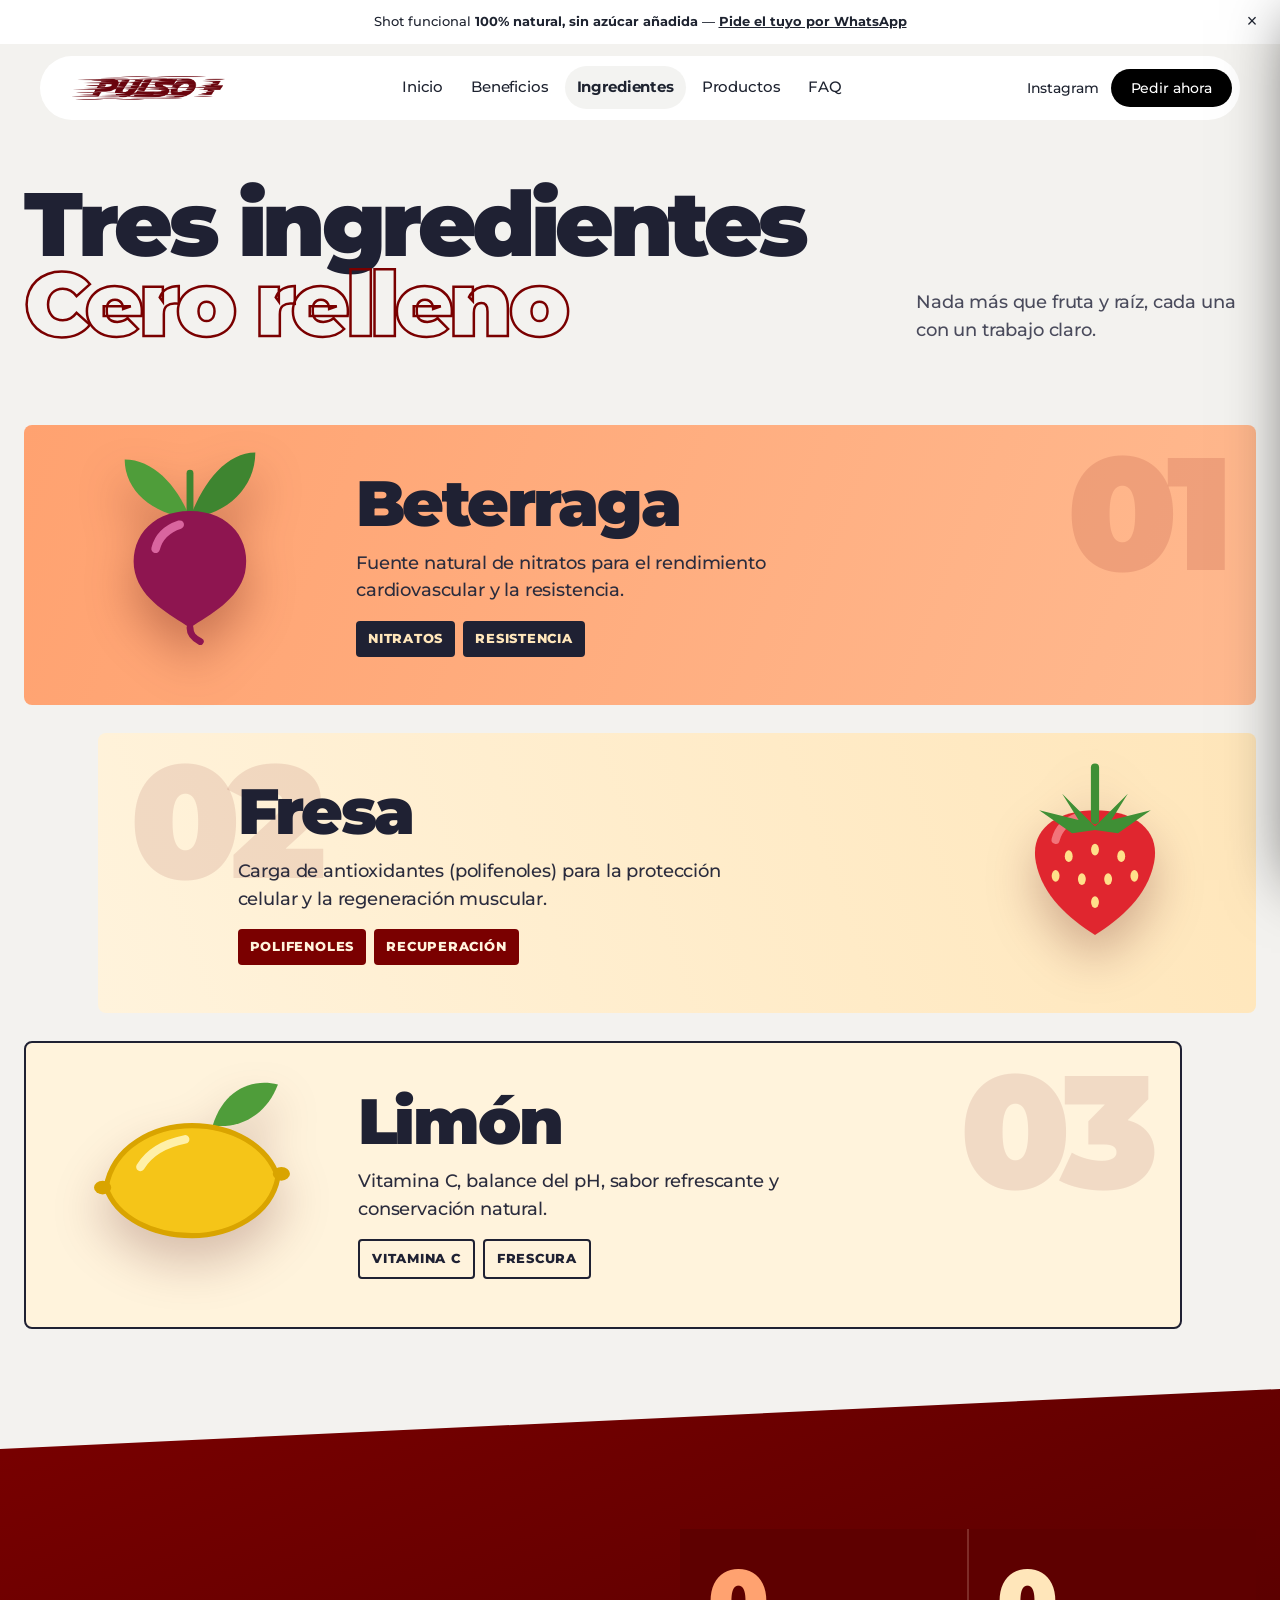
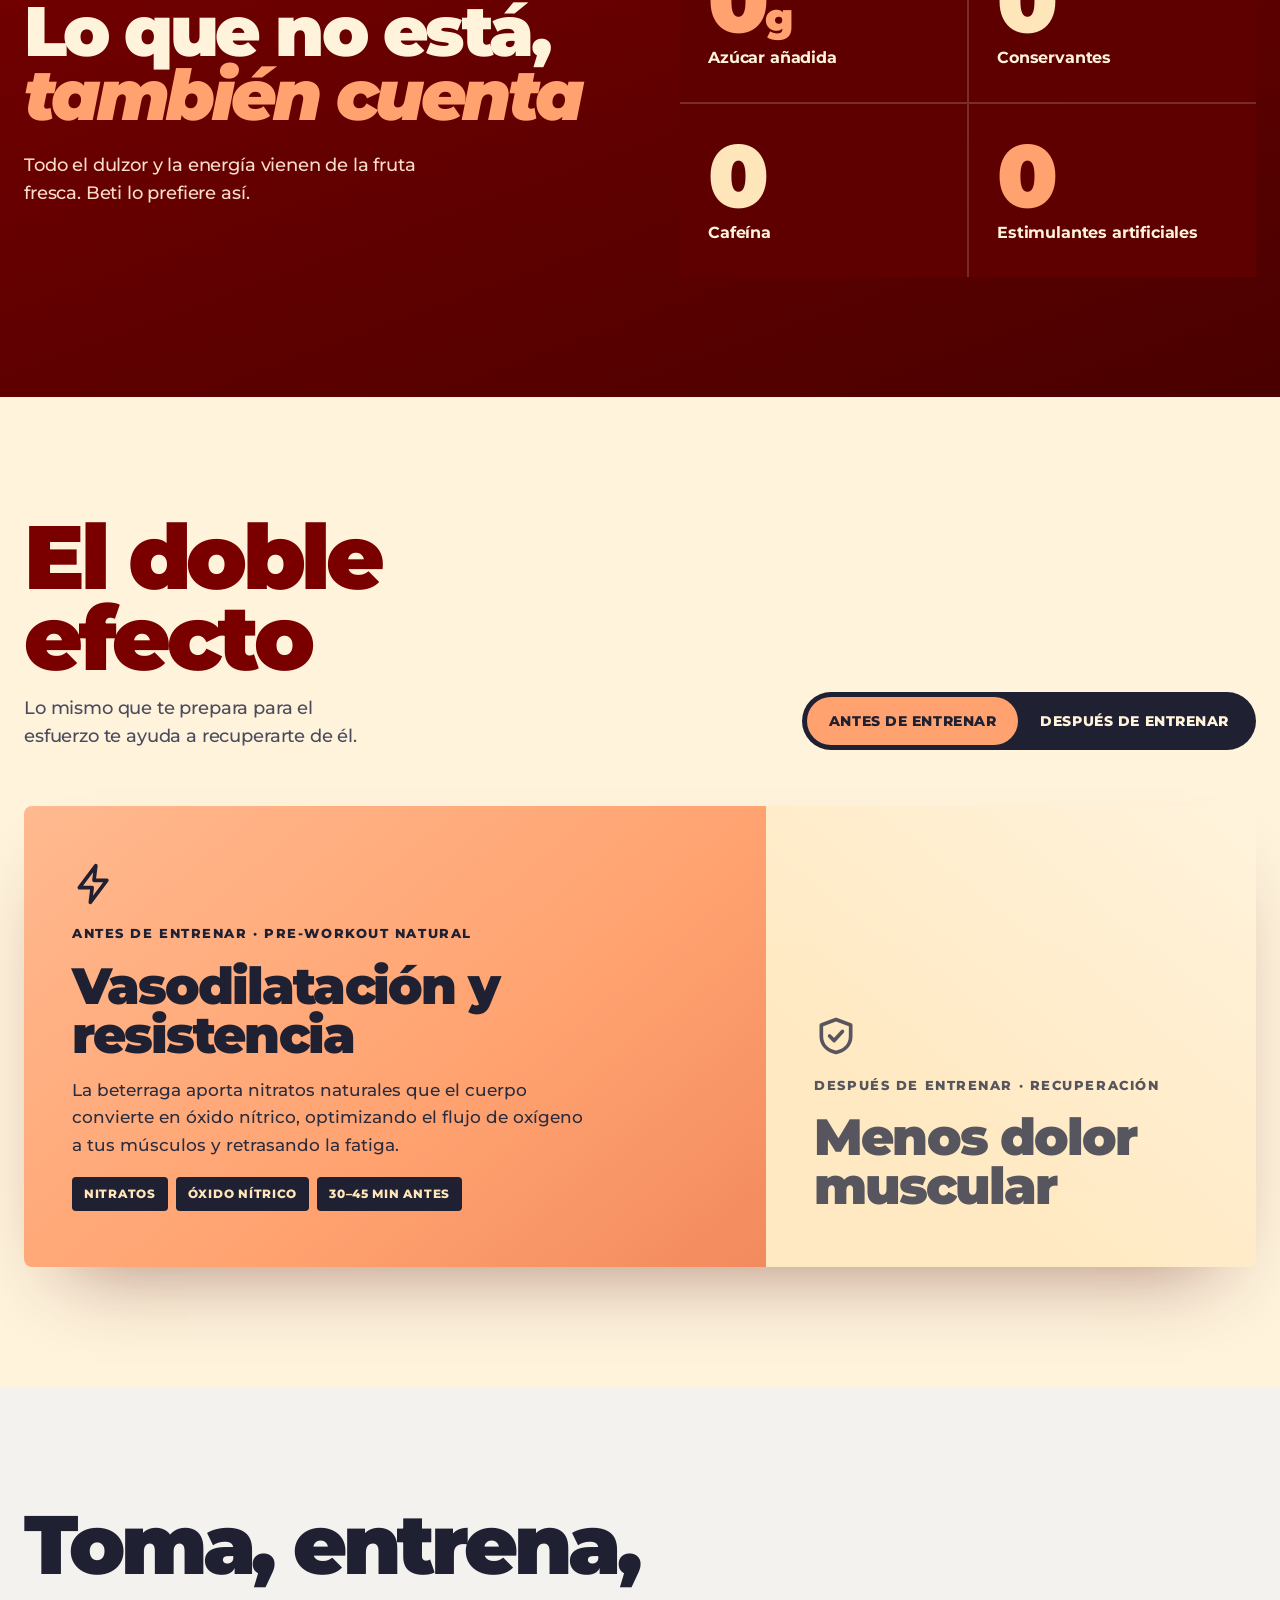
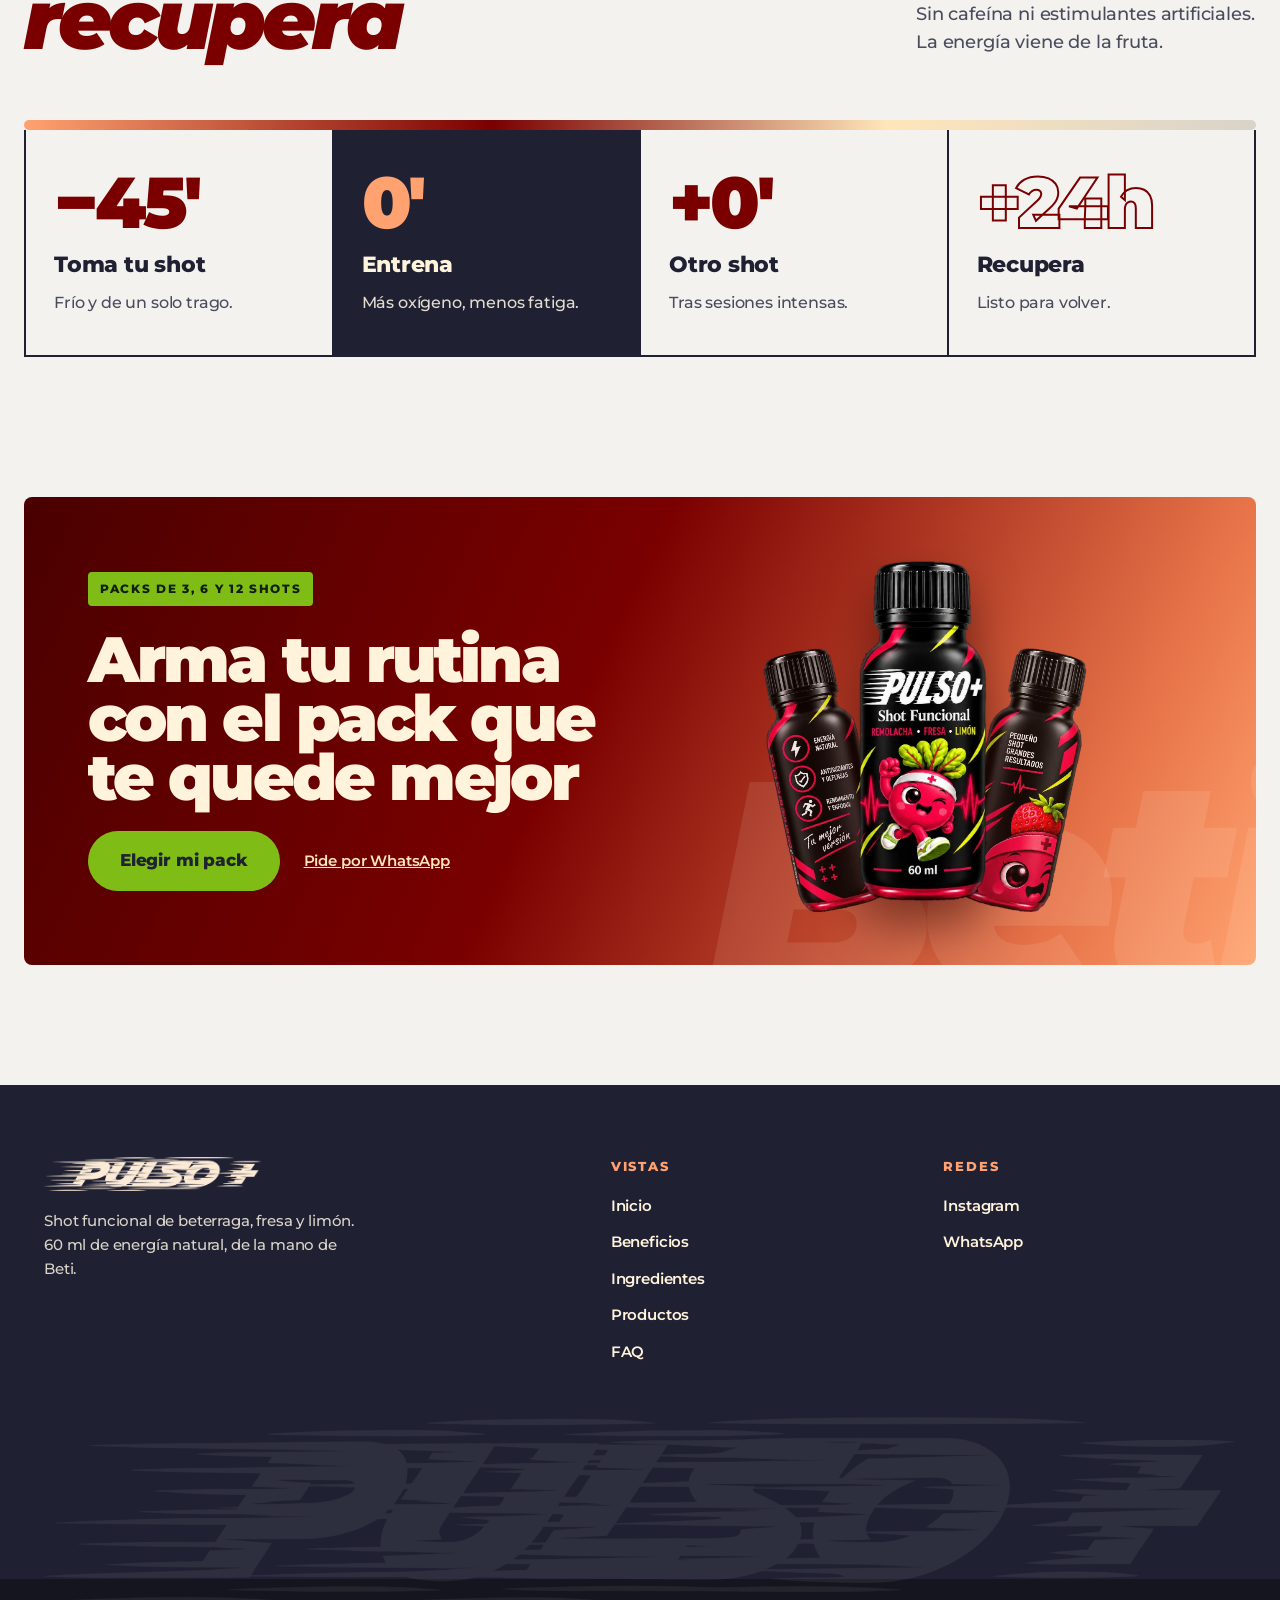
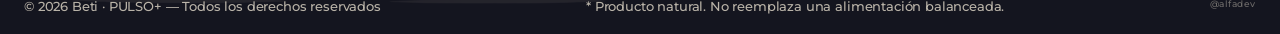
<file: ingredientes.html>
<!doctype html>
<html lang="es">
<head>
  <meta charset="utf-8">
  <meta name="viewport" content="width=device-width, initial-scale=1, viewport-fit=cover">
  <title>Ingredientes — PULSO+ de Beti</title>
  <meta name="description" content="Beterraga, fresa y limón. Tres ingredientes, cero relleno: sin azúcar añadida, sin cafeína, sin conservantes.">
  <meta name="theme-color" content="#ffffff">
  <link rel="icon" type="image/png" href="assets/img/favicon.png">
  <link rel="preconnect" href="https://fonts.googleapis.com">
  <link rel="preconnect" href="https://fonts.gstatic.com" crossorigin>
  <link href="https://fonts.googleapis.com/css2?family=Montserrat:ital,wght@0,400;0,500;0,600;0,700;0,800;0,900;1,800;1,900&display=swap" rel="stylesheet">
  <link rel="stylesheet" href="css/styles.css?v=27">
  <script>document.documentElement.classList.add('js')</script>
</head>
<body>
  <div class="banner">
    Shot funcional <strong>100% natural, sin azúcar añadida</strong> — <a href="productos.html#pedido" data-wa="Hola, quiero información de PULSO+">Pide el tuyo por WhatsApp</a>
    <button class="banner__close" type="button" aria-label="Cerrar aviso">×</button>
  </div>

  <div class="nav-holder">
    <nav class="nav" aria-label="Principal">
      <a class="nav__logo" href="index.html" aria-label="PULSO+, inicio"><img src="assets/img/pulso-logo.webp" alt="PULSO+" width="1953" height="306"></a>
      <ul class="nav__links" id="menu">
        <li><a href="index.html">Inicio</a></li>
        <li><a href="beneficios.html">Beneficios</a></li>
        <li><a href="ingredientes.html" aria-current="page">Ingredientes</a></li>
        <li><a href="productos.html">Productos</a></li>
        <li><a href="faq.html">FAQ</a></li>
      </ul>
      <div class="nav__right">
        <a class="btn btn--ghost nav__ig" href="https://www.instagram.com/pulso.pluss/" target="_blank" rel="noopener">Instagram</a>
        <a class="btn btn--dark nav__cta" href="productos.html#pedido" data-wa="Hola, quiero información de PULSO+">Pedir ahora</a>
        <button class="nav__burger" type="button" aria-controls="drawer" aria-expanded="false" aria-label="Abrir menú"><span></span><span></span><span></span></button>
      </div>
    </nav>
  </div>

  <div class="drawer-backdrop" data-drawer-close hidden></div>
  <aside class="drawer" id="drawer" aria-label="Menú de vistas" aria-hidden="true" inert>
    <div class="drawer__top">
      <img class="drawer__logo" src="assets/img/pulso-logo-crema.webp" alt="PULSO+" width="1953" height="306">
      <button class="drawer__close" type="button" data-drawer-close aria-label="Cerrar menú"><span></span><span></span></button>
    </div>
    <p class="drawer__kicker">Vistas</p>
    <nav aria-label="Vistas">
      <ol class="drawer__list">
        <li style="--i:0"><a href="index.html"><span class="drawer__n">01</span><span class="drawer__name">Inicio</span><span class="drawer__sub">Toma, entrena, recupera</span></a></li>
        <li style="--i:1"><a href="beneficios.html"><span class="drawer__n">02</span><span class="drawer__name">Beneficios</span><span class="drawer__sub">Antes y después de entrenar</span></a></li>
        <li style="--i:2"><a href="ingredientes.html" aria-current="page"><span class="drawer__n">03</span><span class="drawer__name">Ingredientes</span><span class="drawer__sub">Beterraga · Fresa · Limón</span></a></li>
        <li style="--i:3"><a href="productos.html"><span class="drawer__n">04</span><span class="drawer__name">Productos</span><span class="drawer__sub">Packs de 3, 6 y 12 shots</span></a></li>
        <li style="--i:4"><a href="faq.html"><span class="drawer__n">05</span><span class="drawer__name">FAQ</span><span class="drawer__sub">Preguntas frecuentes</span></a></li>
      </ol>
    </nav>
    <div class="drawer__foot">
      <a class="btn btn--lime ix-btn" href="productos.html#pedido" data-wa="Hola, quiero información de PULSO+">Pedir por WhatsApp</a>
      <a class="drawer__ig" href="https://www.instagram.com/pulso.pluss/" target="_blank" rel="noopener">Instagram</a>
    </div>
    <span class="drawer__mark" aria-hidden="true">PULSO+</span>
    <img class="drawer__bottle" src="assets/img/pulso-botella-frente-v2.webp" alt="" width="355" height="941" loading="lazy">
  </aside>

  <main>

    <section id="ingredientes" class="ix-ings ix-ings--first" aria-labelledby="tres-h">
      <div class="ix-wrap ix-stack-80">
        <div class="ix-head" data-reveal>
          <h1 id="tres-h" class="ix-h2">Tres ingredientes<br><span class="ix-outline">Cero relleno</span></h1>
          <p class="ix-lead ix-lead--muted">Nada más que fruta y raíz, cada una con un trabajo claro.</p>
        </div>
        <div class="ix-cards">
          <article class="ix-ing ix-ing--1" data-reveal>
            <span class="ix-ing__num" aria-hidden="true">01</span>
            <svg class="ix-ing__fruit" width="220" height="220" viewBox="0 0 64 64" role="img" aria-label="Beterraga"><path d="M32 27 C28 17 21 10 13 10 C13 19 21 26 32 27 Z" fill="#4F9D3A"/><path d="M32 27 C36 16 43 8 51 8 C51 18 43 26 32 27 Z" fill="#3E8530"/><path d="M32 27 L32 14" stroke="#3E8530" stroke-width="2" stroke-linecap="round"/><path d="M32 25 C20 25 14 34 16 43 C18 51 26 55 32 59 C38 55 46 51 48 43 C50 34 44 25 32 25 Z" fill="#8E1550"/><path d="M32 59 C32 61 33 62 35 63" stroke="#8E1550" stroke-width="2" fill="none" stroke-linecap="round"/><path d="M22 36 C23 32 26 30 29 29" stroke="#D9659F" stroke-width="2.5" fill="none" stroke-linecap="round"/></svg>
            <div class="ix-ing__copy">
              <h3 class="ix-h3">Beterraga</h3>
              <p class="ix-text">Fuente natural de nitratos para el rendimiento cardiovascular y la resistencia.</p>
              <div class="ix-tags"><span class="ix-tag ix-tag--ink">Nitratos</span><span class="ix-tag ix-tag--ink">Resistencia</span></div>
            </div>
          </article>
          <article class="ix-ing ix-ing--2" data-reveal>
            <span class="ix-ing__num" aria-hidden="true">02</span>
            <svg class="ix-ing__fruit" width="210" height="210" viewBox="0 0 64 64" role="img" aria-label="Fresa"><path d="M32 22 C44 22 52 28 50 38 C48 48 40 55 32 60 C24 55 16 48 14 38 C12 28 20 22 32 22 Z" fill="#E0262F"/><path d="M20 31 C21 27 24 25 27 24" stroke="#F2747A" stroke-width="2.5" fill="none" stroke-linecap="round"/><g fill="#FFE08A"><ellipse cx="24" cy="36" rx="1.2" ry="1.8"/><ellipse cx="32" cy="34" rx="1.2" ry="1.8"/><ellipse cx="40" cy="36" rx="1.2" ry="1.8"/><ellipse cx="28" cy="43" rx="1.2" ry="1.8"/><ellipse cx="36" cy="43" rx="1.2" ry="1.8"/><ellipse cx="44" cy="42" rx="1.2" ry="1.8"/><ellipse cx="20" cy="42" rx="1.2" ry="1.8"/><ellipse cx="32" cy="50" rx="1.2" ry="1.8"/></g><path d="M32 27 L22 17 L27 25 L15 22 L25 29 L32 28 L39 29 L49 22 L37 25 L42 17 Z" fill="#3F8F35"/><path d="M32 25 L32 9" stroke="#3F8F35" stroke-width="2.5" stroke-linecap="round"/></svg>
            <div class="ix-ing__copy">
              <h3 class="ix-h3">Fresa</h3>
              <p class="ix-text">Carga de antioxidantes (polifenoles) para la protección celular y la regeneración muscular.</p>
              <div class="ix-tags"><span class="ix-tag ix-tag--wine">Polifenoles</span><span class="ix-tag ix-tag--wine">Recuperación</span></div>
            </div>
          </article>
          <article class="ix-ing ix-ing--3" data-reveal>
            <span class="ix-ing__num" aria-hidden="true">03</span>
            <svg class="ix-ing__fruit" width="220" height="220" viewBox="0 0 64 64" role="img" aria-label="Limón"><path d="M38 22 C41 12 49 8 57 10 C54 18 47 23 38 22 Z" fill="#4F9D3A"/><path d="M7 40 C9 28 21 22 32 22 C44 22 54 28 57 37 C55 48 43 54 32 54 C21 54 10 49 7 40 Z" fill="#F5C518" stroke="#D9A400" stroke-width="1.5"/><ellipse cx="6" cy="40" rx="2.5" ry="2" fill="#D9A400"/><ellipse cx="58" cy="36" rx="2.5" ry="2" fill="#D9A400"/><path d="M17 34 C20 29 25 27 30 26" stroke="#FFF0A8" stroke-width="2.5" fill="none" stroke-linecap="round"/></svg>
            <div class="ix-ing__copy">
              <h3 class="ix-h3">Limón</h3>
              <p class="ix-text">Vitamina C, balance del pH, sabor refrescante y conservación natural.</p>
              <div class="ix-tags"><span class="ix-tag ix-tag--line">Vitamina C</span><span class="ix-tag ix-tag--line">Frescura</span></div>
            </div>
          </article>
        </div>
      </div>
    </section>

    <section class="ix-zero" aria-labelledby="sin-relleno">
      <div class="ix-wrap ix-zero__grid">
        <div class="ix-stack-24" data-reveal>
          <h2 id="sin-relleno" class="ix-h2 ix-h2--md">Lo que no está, <em>también cuenta</em></h2>
          <p class="ix-lead ix-lead--warm">Todo el dulzor y la energía vienen de la fruta fresca. Beti lo prefiere así.</p>
        </div>
        <ul class="ix-zero__list" data-reveal>
          <li><span class="ix-zero__n ix-peach">0<small>g</small></span><span>Azúcar añadida</span></li>
          <li><span class="ix-zero__n ix-cream">0</span><span>Conservantes</span></li>
          <li><span class="ix-zero__n ix-cream">0</span><span>Cafeína</span></li>
          <li><span class="ix-zero__n ix-peach">0</span><span>Estimulantes artificiales</span></li>
        </ul>
      </div>
    </section>

    <section id="beneficios" class="ix-dual" aria-labelledby="doble-h">
      <div class="ix-wrap ix-stack-56" data-dual data-active="antes">
        <div class="ix-head" data-reveal>
          <div class="ix-stack-16 ix-head__main">
            <h2 id="doble-h" class="ix-h2 ix-wine">El doble<br>efecto</h2>
            <p class="ix-lead ix-lead--muted">Lo mismo que te prepara para el esfuerzo te ayuda a recuperarte de él.</p>
          </div>
          <div class="ix-toggle" role="group" aria-label="Momento">
            <button type="button" data-pick="antes" aria-pressed="true">Antes de entrenar</button>
            <button type="button" data-pick="despues" aria-pressed="false">Después de entrenar</button>
          </div>
        </div>
        <div class="ix-panels" data-reveal>
          <button type="button" class="ix-panel ix-panel--antes" data-pick="antes" aria-label="Ver antes de entrenar">
            <svg width="44" height="44" viewBox="0 0 24 24" fill="none" stroke="#1F2133" stroke-width="2" stroke-linecap="round" stroke-linejoin="round" aria-hidden="true"><path d="M13 2L4 14h7l-1 8 9-12h-7z"/></svg>
            <span class="ix-panel__kicker">Antes de entrenar · Pre-workout natural</span>
            <span class="ix-panel__title">Vasodilatación y resistencia</span>
            <span class="ix-panel__more">
              <span class="ix-panel__text">La beterraga aporta nitratos naturales que el cuerpo convierte en óxido nítrico, optimizando el flujo de oxígeno a tus músculos y retrasando la fatiga.</span>
              <span class="ix-tags"><span class="ix-tag ix-tag--ink ix-tag--sm">Nitratos</span><span class="ix-tag ix-tag--ink ix-tag--sm">Óxido nítrico</span><span class="ix-tag ix-tag--ink ix-tag--sm">30–45 min antes</span></span>
            </span>
          </button>
          <button type="button" class="ix-panel ix-panel--despues" data-pick="despues" aria-label="Ver después de entrenar">
            <svg width="44" height="44" viewBox="0 0 24 24" fill="none" stroke="#1F2133" stroke-width="2" stroke-linecap="round" stroke-linejoin="round" aria-hidden="true"><path d="M12 3l8 3v6c0 5-3.5 8-8 9-4.5-1-8-4-8-9V6z"/><path d="M8.5 12l2.5 2.5 4.5-5"/></svg>
            <span class="ix-panel__kicker">Después de entrenar · Recuperación</span>
            <span class="ix-panel__title">Menos dolor muscular</span>
            <span class="ix-panel__more">
              <span class="ix-panel__text">La fresa y el limón concentran polifenoles y vitamina C que reducen el estrés oxidativo y ayudan a reparar los tejidos más rápido.</span>
              <span class="ix-tags"><span class="ix-tag ix-tag--wine ix-tag--sm">Polifenoles</span><span class="ix-tag ix-tag--wine ix-tag--sm">Vitamina C</span><span class="ix-tag ix-tag--wine ix-tag--sm">Justo después</span></span>
            </span>
          </button>
        </div>
      </div>
    </section>

    <section id="como-tomarlo" class="ix-how" aria-labelledby="como-h">
      <div class="ix-wrap ix-stack-64">
        <div class="ix-head" data-reveal>
          <h2 id="como-h" class="ix-h2 ix-h2--lg">Toma, entrena,<br><em class="ix-wine">recupera</em></h2>
          <p class="ix-lead ix-lead--muted">Sin cafeína ni estimulantes artificiales. La energía viene de la fruta.</p>
        </div>
        <div data-reveal>
          <div class="ix-how__bar" aria-hidden="true"></div>
          <ol class="ix-how__steps">
            <li class="ix-how__step"><span class="ix-how__n ix-wine">−45′</span><span class="ix-how__t">Toma tu shot</span><span class="ix-how__d">Frío y de un solo trago.</span></li>
            <li class="ix-how__step ix-how__step--dark"><span class="ix-how__n ix-peach">0′</span><span class="ix-how__t">Entrena</span><span class="ix-how__d">Más oxígeno, menos fatiga.</span></li>
            <li class="ix-how__step"><span class="ix-how__n ix-wine">+0′</span><span class="ix-how__t">Otro shot</span><span class="ix-how__d">Tras sesiones intensas.</span></li>
            <li class="ix-how__step"><span class="ix-how__n ix-outline">+24h</span><span class="ix-how__t">Recupera</span><span class="ix-how__d">Listo para volver.</span></li>
          </ol>
        </div>
      </div>
    </section>

    <section id="packs-promo" class="ix-promo-wrap" aria-labelledby="promo-h">
      <div class="ix-promo" data-reveal>
        <span class="ix-promo__mark" aria-hidden="true">Beti</span>
        <div class="ix-stack-24 ix-promo__copy">
          <span class="ix-promo__tag">Packs de 3, 6 y 12 shots</span>
          <h2 id="promo-h" class="ix-h2 ix-h2--promo">Arma tu rutina con el pack que te quede mejor</h2>
          <div class="ix-actions">
            <a class="btn btn--lime ix-btn ix-btn--lg" href="productos.html#packs">Elegir mi pack</a>
            <a class="ix-promo__alt" href="productos.html#pedido" data-wa="Hola, quiero información de PULSO+">Pide por WhatsApp</a>
          </div>
        </div>
        <div class="ix-promo__art" aria-hidden="true">
          <img class="ix-promo__side ix-promo__side--l" src="assets/img/pulso-botella-beneficios-v2.webp" alt="" width="333" height="941" loading="lazy">
          <img class="ix-promo__main ix-float" src="assets/img/pulso-botella-frente-v2.webp" alt="" width="355" height="941" loading="lazy">
          <img class="ix-promo__side ix-promo__side--r" src="assets/img/pulso-botella-frase-v2.webp" alt="" width="341" height="941" loading="lazy">
        </div>
      </div>
    </section>

  </main>

  <footer class="ft">
    <div class="ix-wrap ft__body">
      <div class="ft__brand">
        <img src="assets/img/pulso-logo-crema.webp" alt="PULSO+" width="1953" height="306" loading="lazy">
        <p>Shot funcional de beterraga, fresa y limón. 60 ml de energía natural, de la mano de Beti.</p>
      </div>
      <nav class="ft__col" aria-label="Vistas">
        <h4>Vistas</h4>
          <a href="index.html">Inicio</a>
          <a href="beneficios.html">Beneficios</a>
          <a href="ingredientes.html">Ingredientes</a>
          <a href="productos.html">Productos</a>
          <a href="faq.html">FAQ</a>
      </nav>
      <div class="ft__col">
        <h4>Redes</h4>
        <a href="https://www.instagram.com/pulso.pluss/" target="_blank" rel="noopener">Instagram</a>
        <a href="productos.html#pedido" data-wa="Hola, quiero información de PULSO+">WhatsApp</a>
      </div>
    </div>
    <div class="ft__mark" aria-hidden="true"><img src="assets/img/pulso-logo-crema.webp" alt="" width="1953" height="306" loading="lazy"></div>
    <div class="ft__bottom">
      <div class="ix-wrap ft__bottom-inner">
        <span>© <span data-year>2026</span> Beti · PULSO+ — Todos los derechos reservados</span>
        <span>* Producto natural. No reemplaza una alimentación balanceada.</span>
        <span class="ft__credit">@alfadev</span>
      </div>
    </div>
  </footer>
  <script src="js/main.js?v=27"></script>
</body>
</html>
</file>
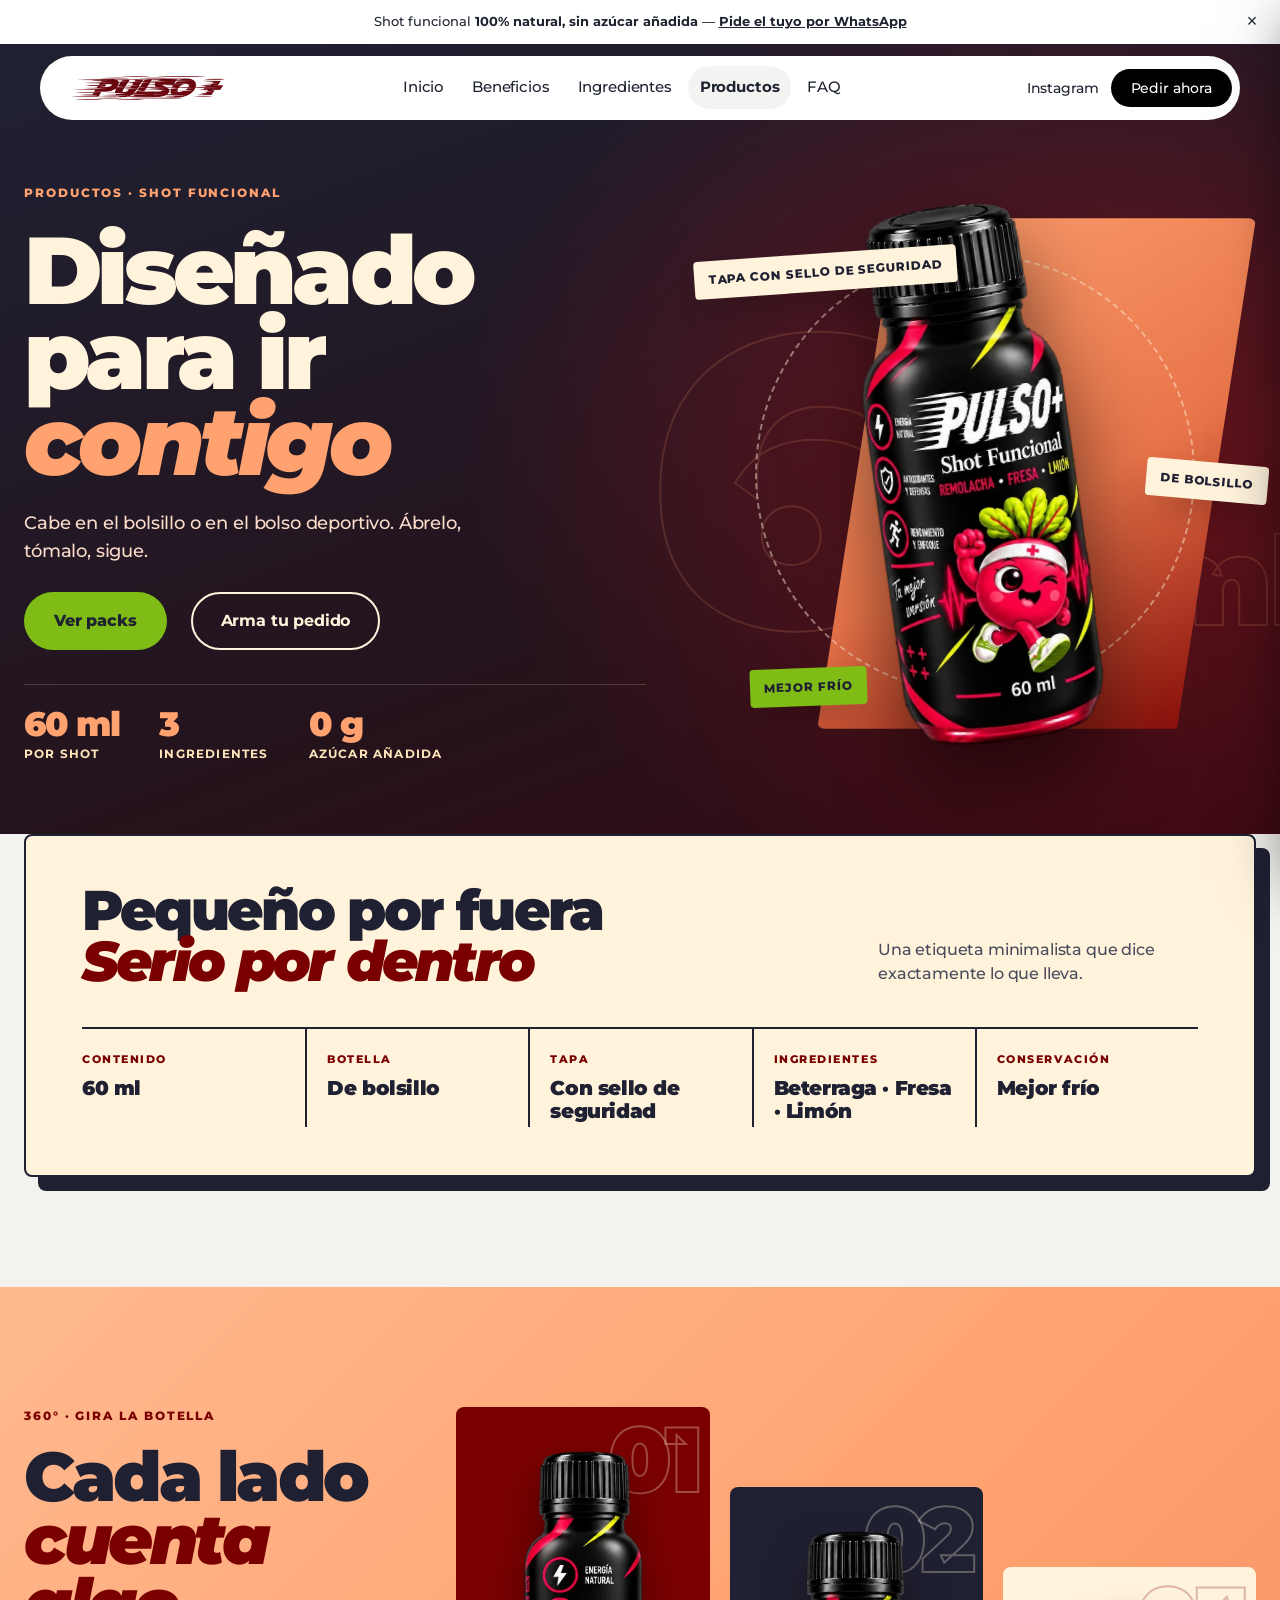
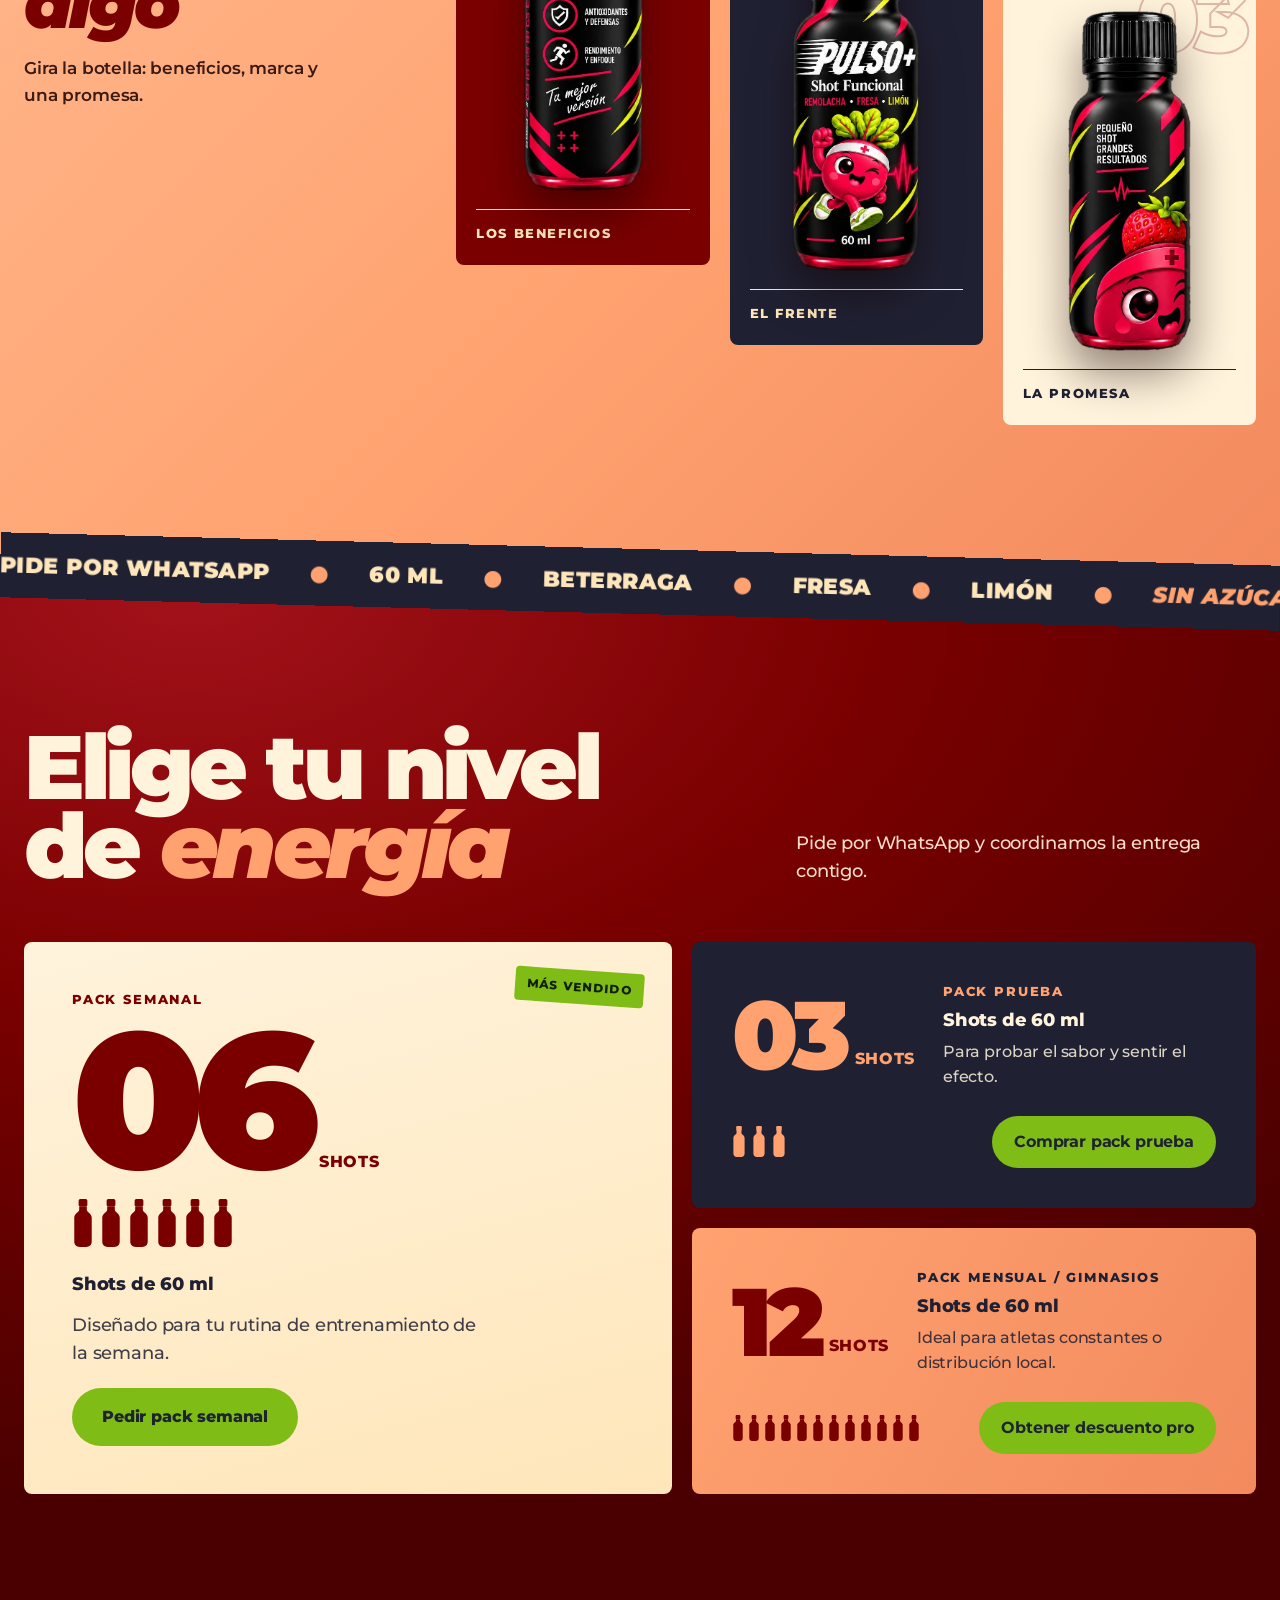
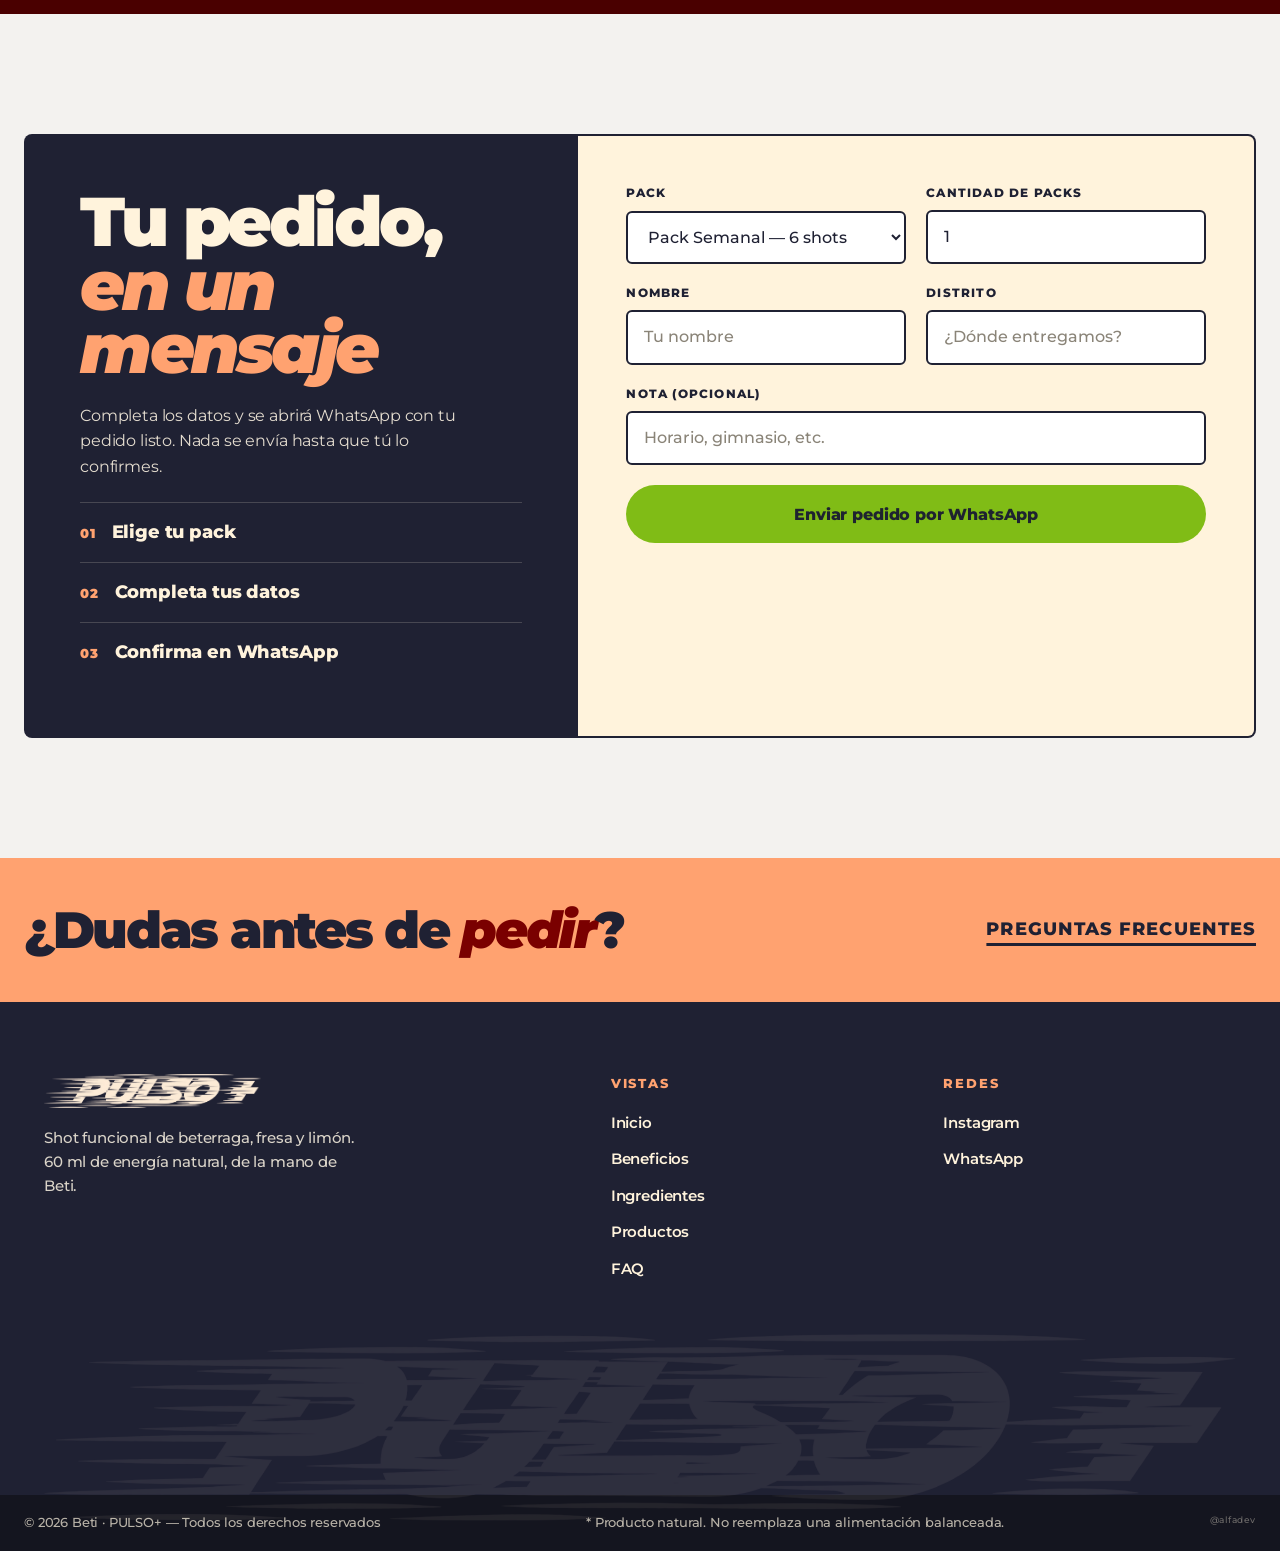
<file: packs.html>
<!doctype html>
<html lang="es"><head><meta charset="utf-8"><title>PULSO+ — Productos</title>
<meta name="robots" content="noindex"><meta http-equiv="refresh" content="0; url=productos.html#packs">
<link rel="canonical" href="productos.html#packs">
<script>location.replace('productos.html' + location.search + '' + (location.hash || '#packs') + '');</script>
</head><body><p><a href="productos.html#packs">Ir a Productos</a></p></body></html>
</file>
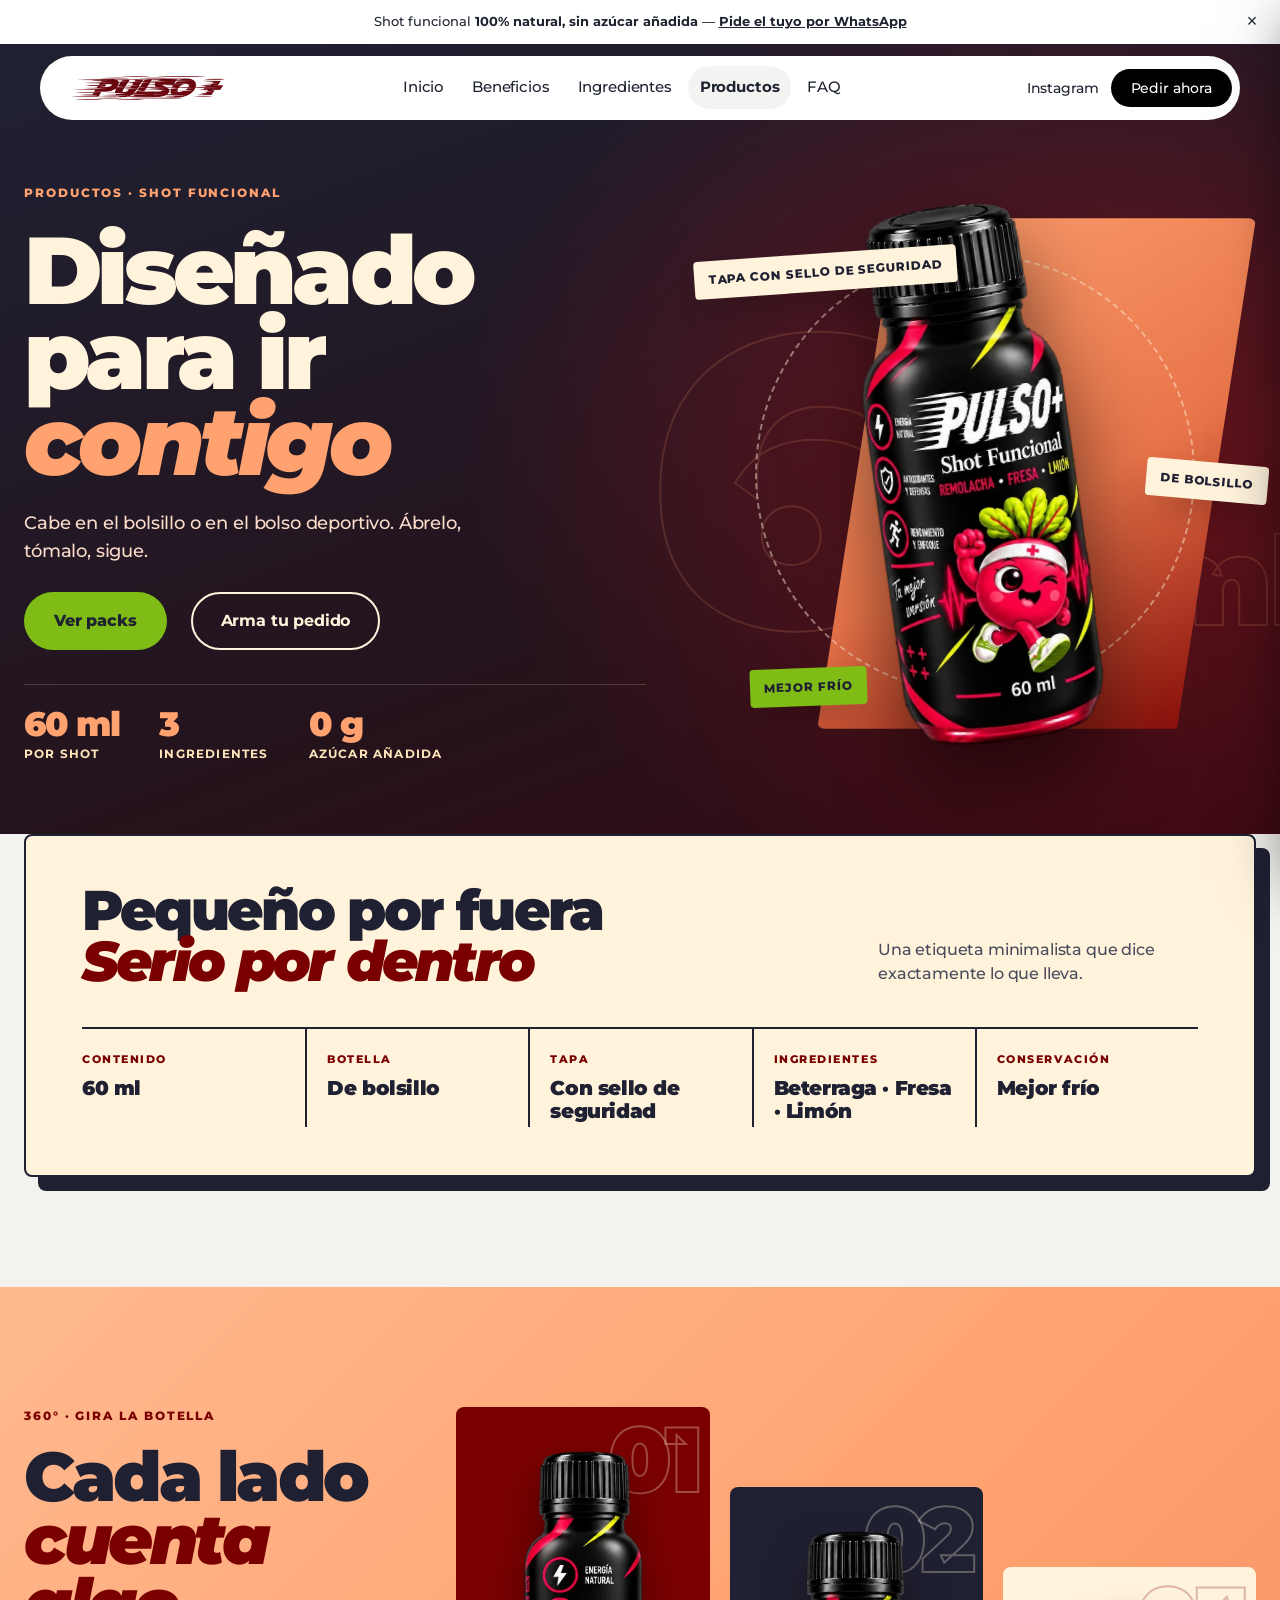
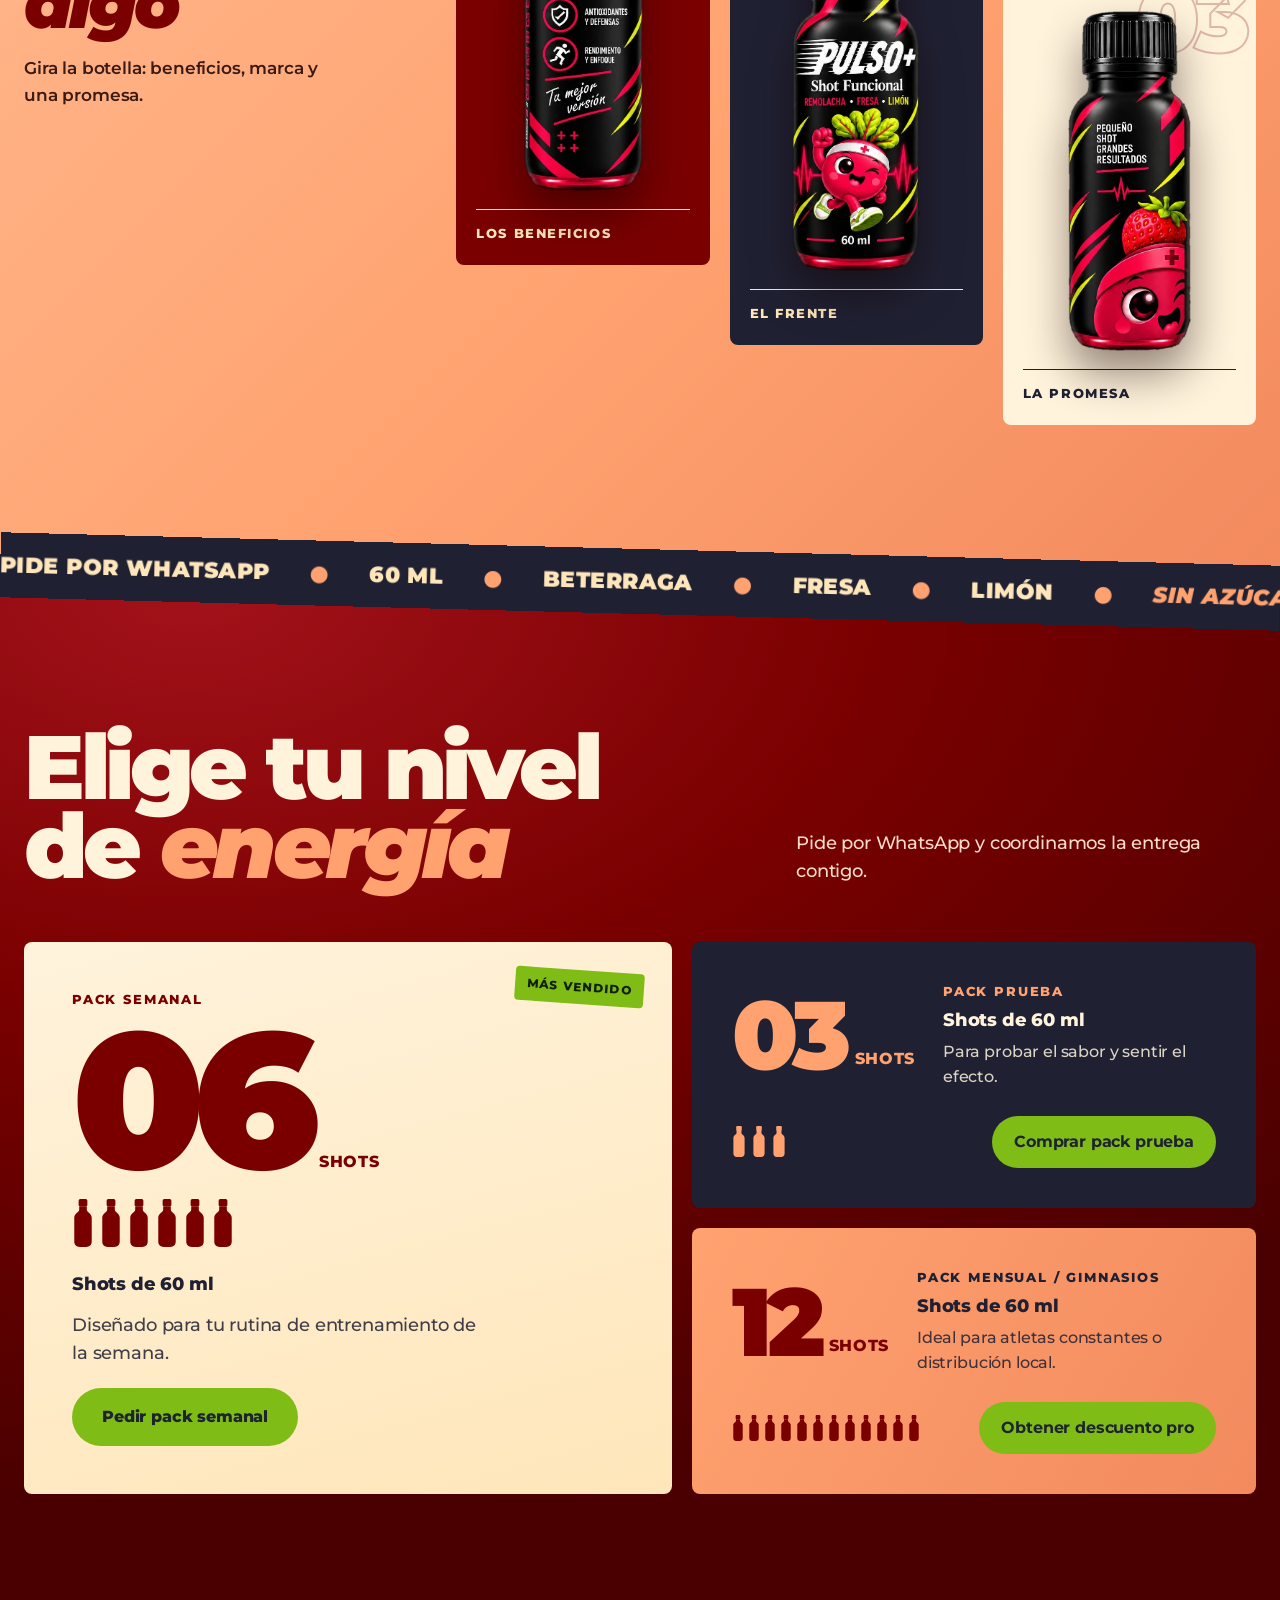
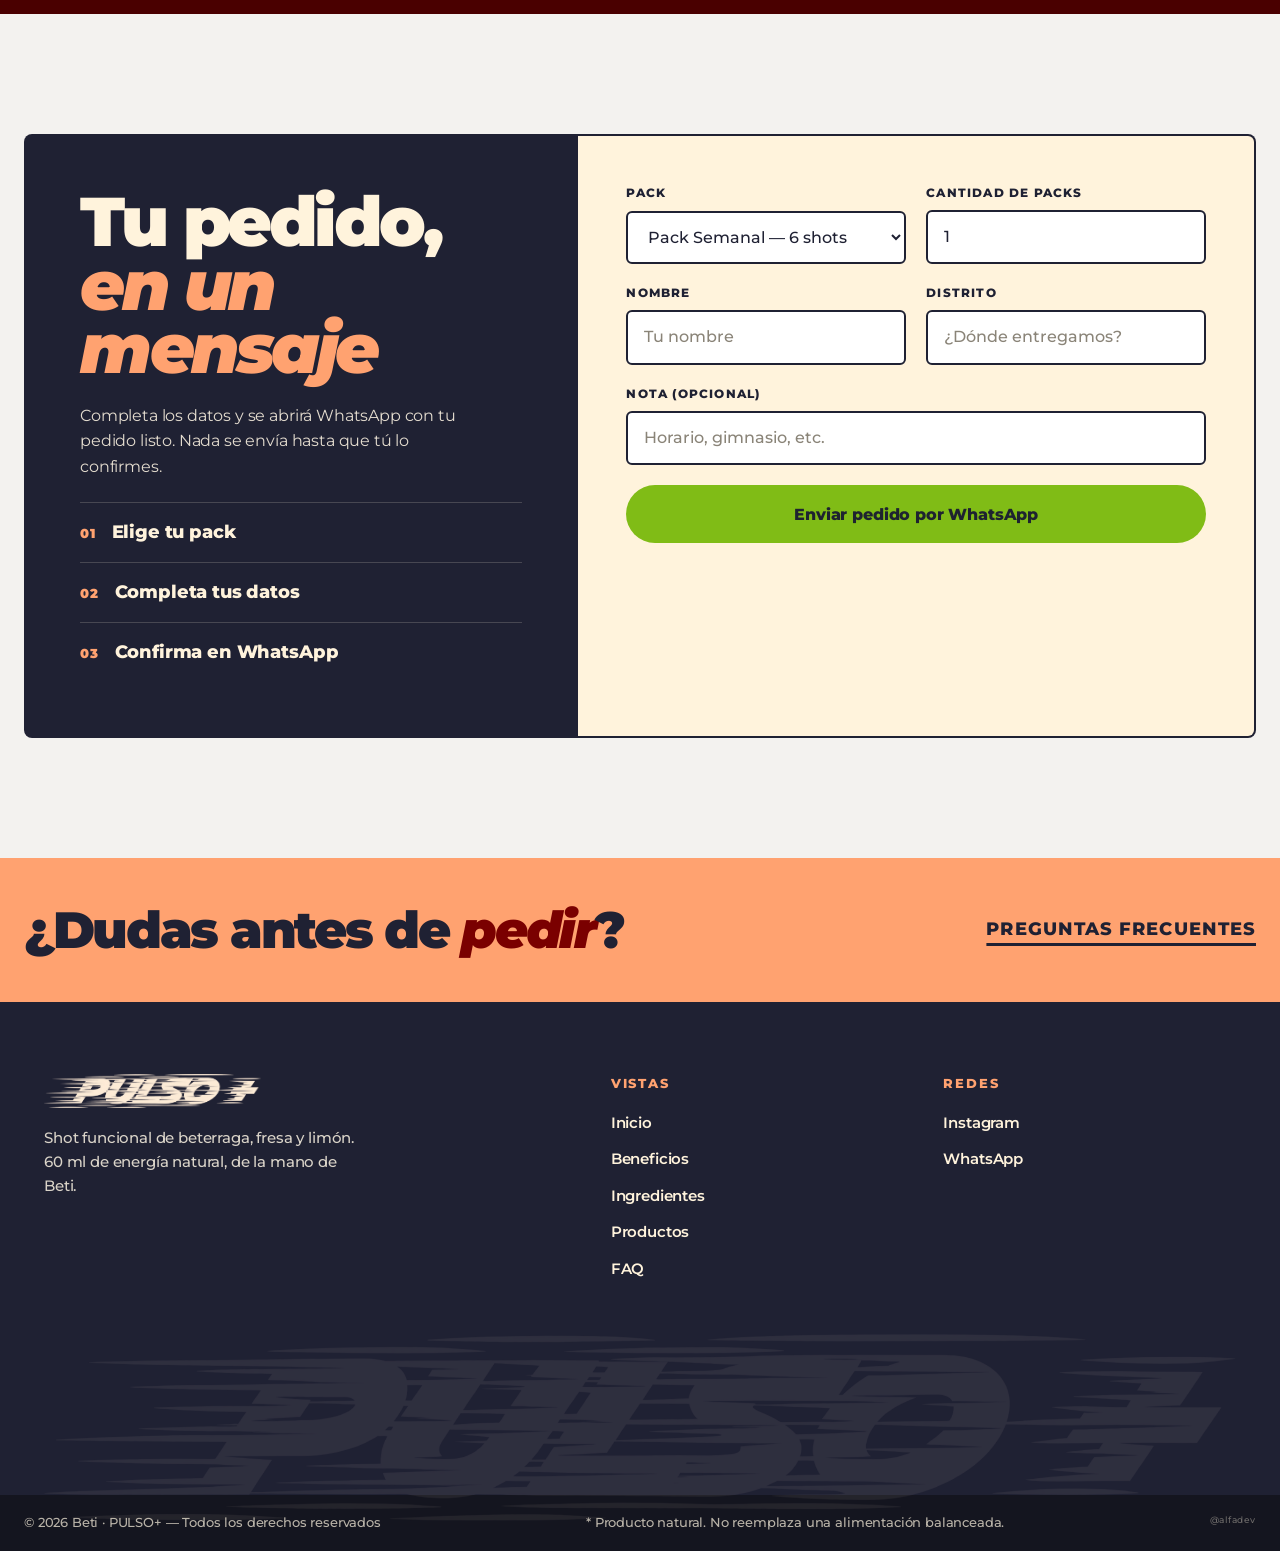
<file: producto.html>
<!doctype html>
<html lang="es"><head><meta charset="utf-8"><title>PULSO+ — Productos</title>
<meta name="robots" content="noindex"><meta http-equiv="refresh" content="0; url=productos.html">
<link rel="canonical" href="productos.html">
<script>location.replace('productos.html' + location.search + '');</script>
</head><body><p><a href="productos.html">Ir a Productos</a></p></body></html>
</file>
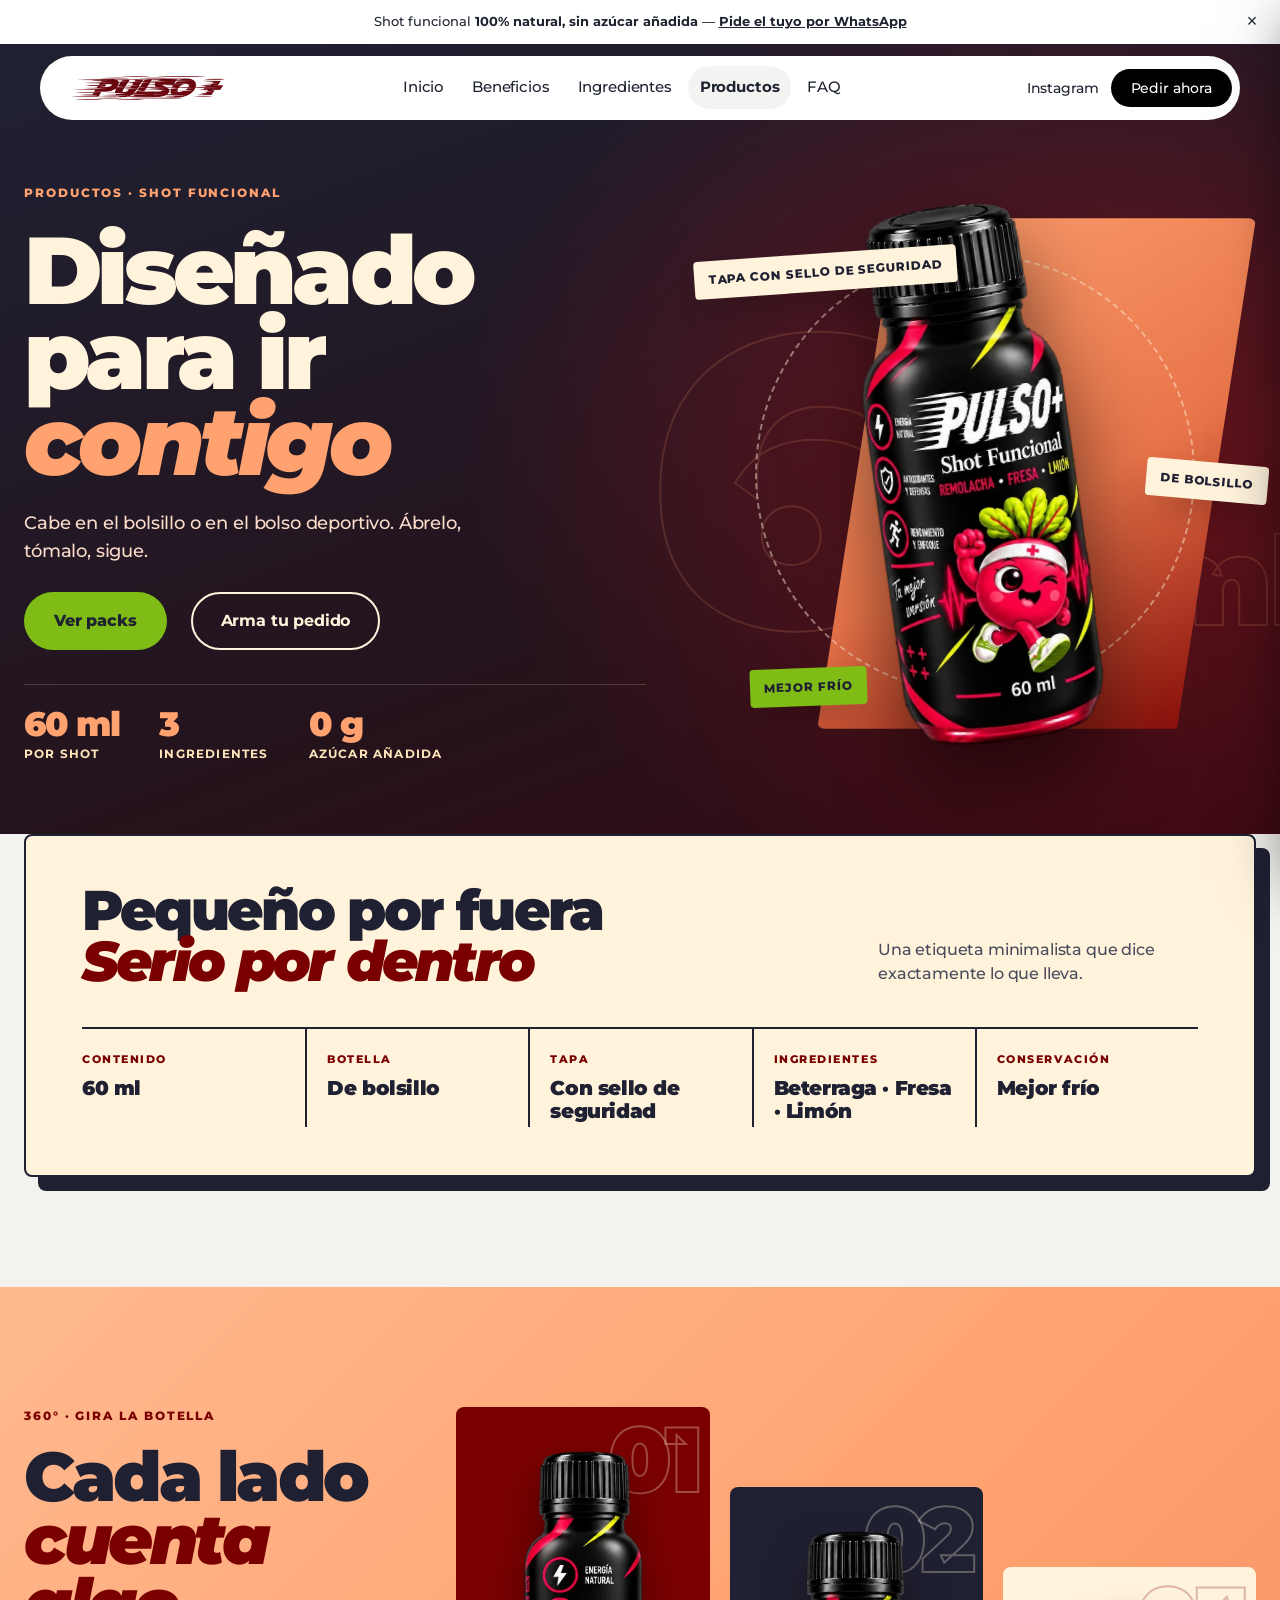
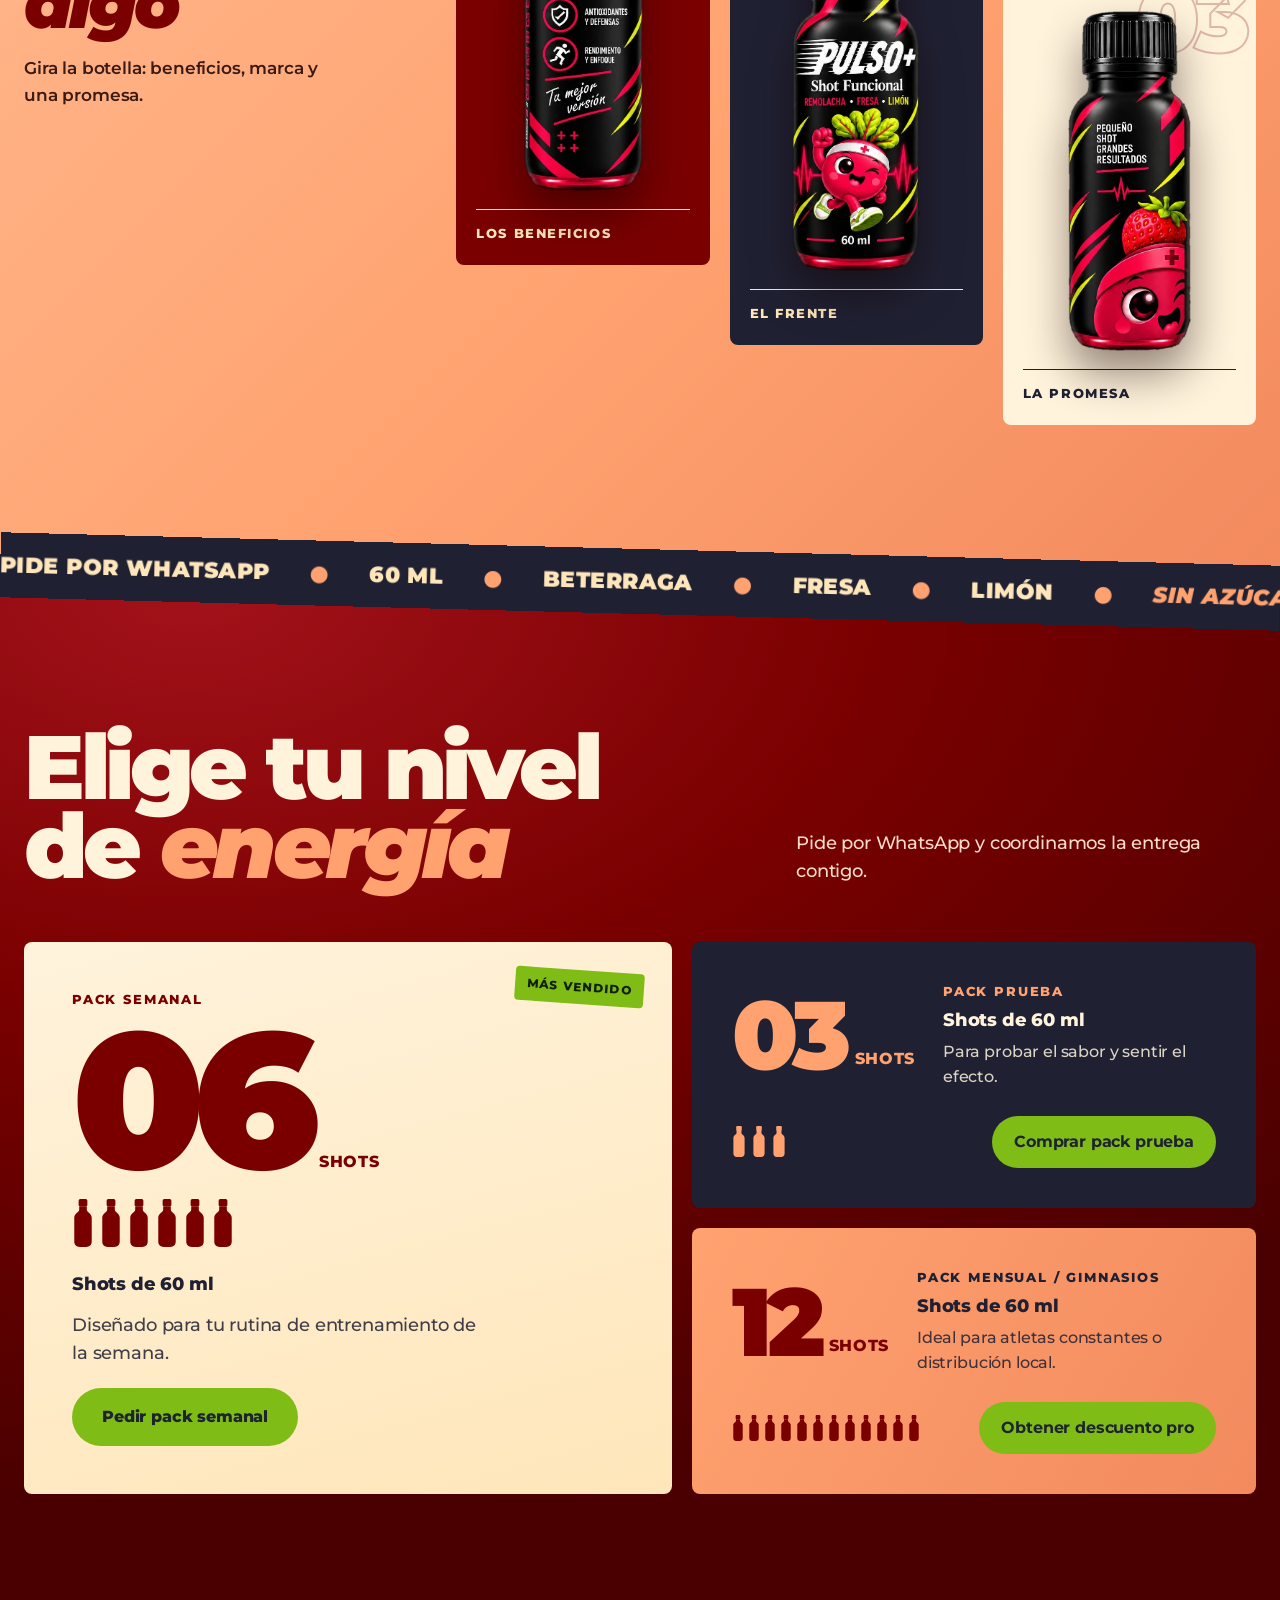
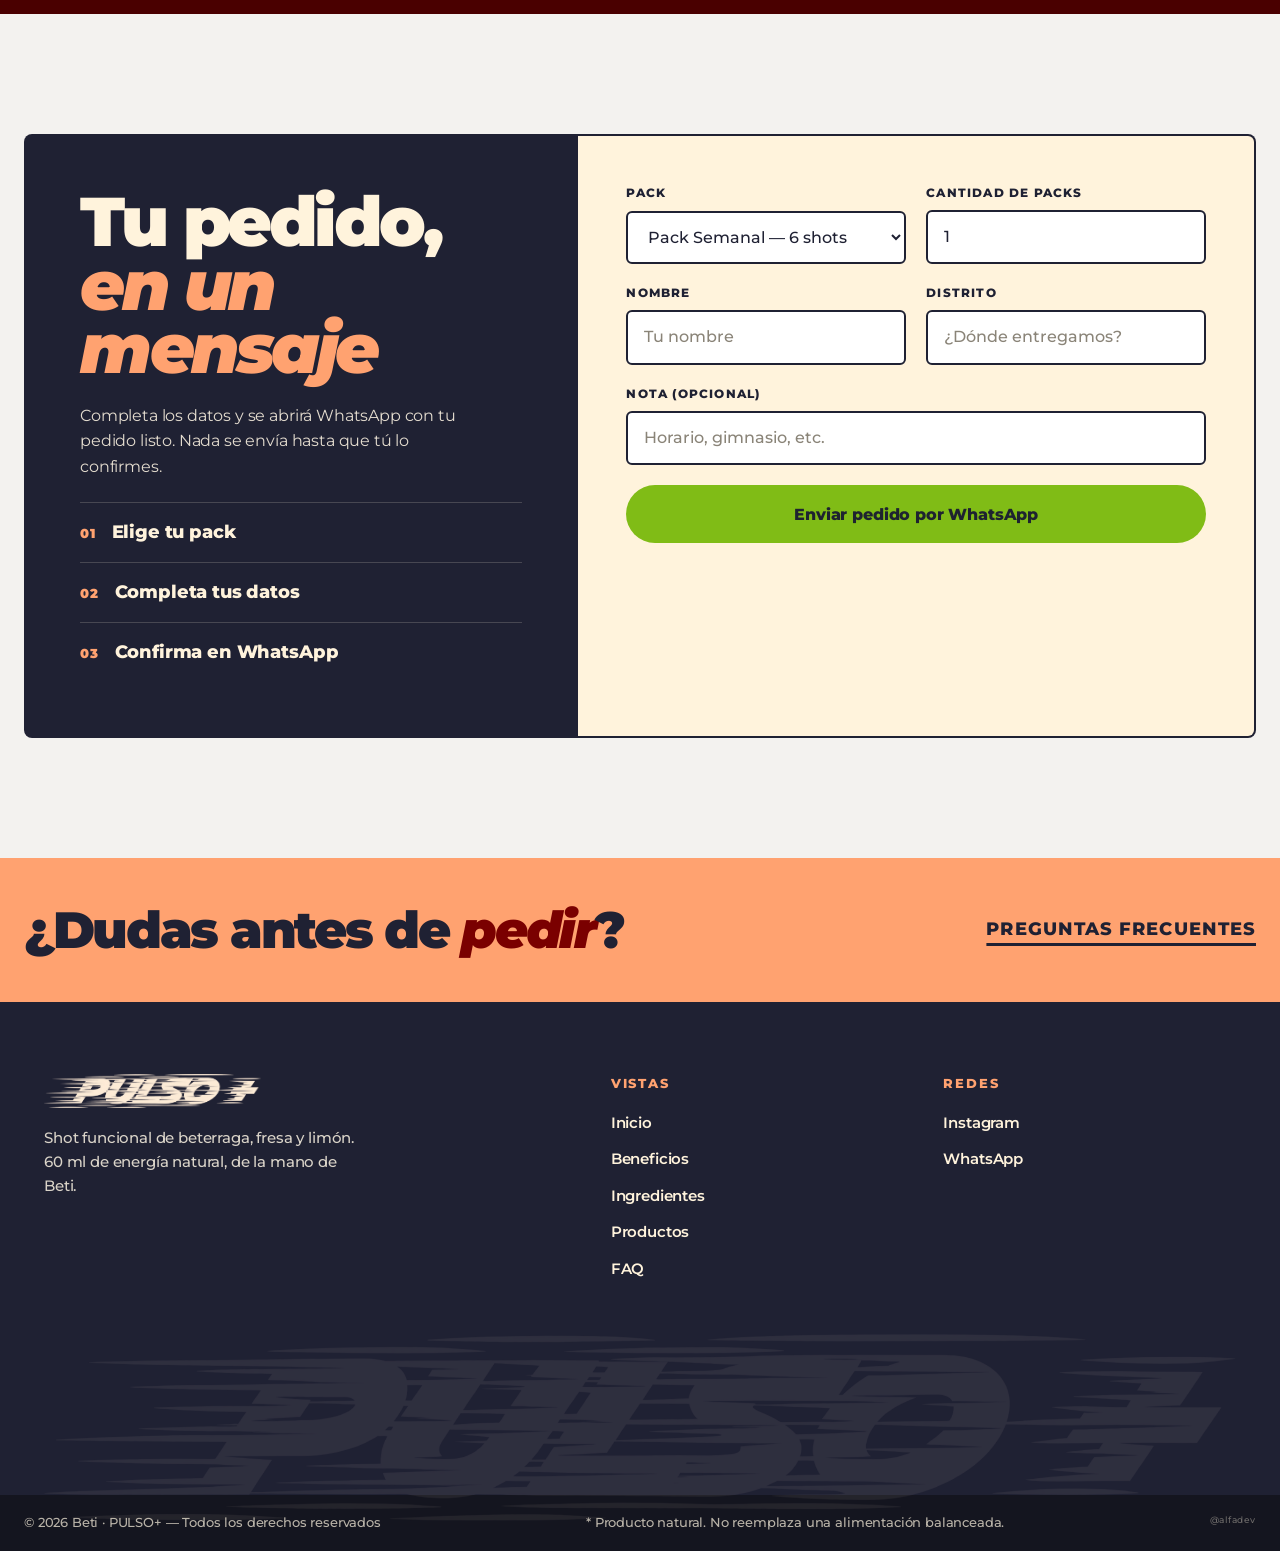
<file: productos.html>
<!doctype html>
<html lang="es">
<head>
  <meta charset="utf-8">
  <meta name="viewport" content="width=device-width, initial-scale=1, viewport-fit=cover">
  <title>Productos — PULSO+ de Beti</title>
  <meta name="description" content="PULSO+: la botella de 60 ml y sus packs de 3, 6 y 12 shots. Elige tu pack y pide por WhatsApp.">
  <meta name="theme-color" content="#ffffff">
  <link rel="icon" type="image/png" href="assets/img/favicon.png">
  <link rel="preconnect" href="https://fonts.googleapis.com">
  <link rel="preconnect" href="https://fonts.gstatic.com" crossorigin>
  <link href="https://fonts.googleapis.com/css2?family=Montserrat:ital,wght@0,400;0,500;0,600;0,700;0,800;0,900;1,800;1,900&display=swap" rel="stylesheet">
  <link rel="stylesheet" href="css/styles.css?v=27">
  <script>document.documentElement.classList.add('js')</script>
</head>
<body>
  <div class="banner">
    Shot funcional <strong>100% natural, sin azúcar añadida</strong> — <a href="productos.html#pedido" data-wa="Hola, quiero información de PULSO+">Pide el tuyo por WhatsApp</a>
    <button class="banner__close" type="button" aria-label="Cerrar aviso">×</button>
  </div>

  <div class="nav-holder">
    <nav class="nav" aria-label="Principal">
      <a class="nav__logo" href="index.html" aria-label="PULSO+, inicio"><img src="assets/img/pulso-logo.webp" alt="PULSO+" width="1953" height="306"></a>
      <ul class="nav__links" id="menu">
        <li><a href="index.html">Inicio</a></li>
        <li><a href="beneficios.html">Beneficios</a></li>
        <li><a href="ingredientes.html">Ingredientes</a></li>
        <li><a href="productos.html" aria-current="page">Productos</a></li>
        <li><a href="faq.html">FAQ</a></li>
      </ul>
      <div class="nav__right">
        <a class="btn btn--ghost nav__ig" href="https://www.instagram.com/pulso.pluss/" target="_blank" rel="noopener">Instagram</a>
        <a class="btn btn--dark nav__cta" href="productos.html#pedido" data-wa="Hola, quiero información de PULSO+">Pedir ahora</a>
        <button class="nav__burger" type="button" aria-controls="drawer" aria-expanded="false" aria-label="Abrir menú"><span></span><span></span><span></span></button>
      </div>
    </nav>
  </div>

  <div class="drawer-backdrop" data-drawer-close hidden></div>
  <aside class="drawer" id="drawer" aria-label="Menú de vistas" aria-hidden="true" inert>
    <div class="drawer__top">
      <img class="drawer__logo" src="assets/img/pulso-logo-crema.webp" alt="PULSO+" width="1953" height="306">
      <button class="drawer__close" type="button" data-drawer-close aria-label="Cerrar menú"><span></span><span></span></button>
    </div>
    <p class="drawer__kicker">Vistas</p>
    <nav aria-label="Vistas">
      <ol class="drawer__list">
        <li style="--i:0"><a href="index.html"><span class="drawer__n">01</span><span class="drawer__name">Inicio</span><span class="drawer__sub">Toma, entrena, recupera</span></a></li>
        <li style="--i:1"><a href="beneficios.html"><span class="drawer__n">02</span><span class="drawer__name">Beneficios</span><span class="drawer__sub">Antes y después de entrenar</span></a></li>
        <li style="--i:2"><a href="ingredientes.html"><span class="drawer__n">03</span><span class="drawer__name">Ingredientes</span><span class="drawer__sub">Beterraga · Fresa · Limón</span></a></li>
        <li style="--i:3"><a href="productos.html" aria-current="page"><span class="drawer__n">04</span><span class="drawer__name">Productos</span><span class="drawer__sub">Packs de 3, 6 y 12 shots</span></a></li>
        <li style="--i:4"><a href="faq.html"><span class="drawer__n">05</span><span class="drawer__name">FAQ</span><span class="drawer__sub">Preguntas frecuentes</span></a></li>
      </ol>
    </nav>
    <div class="drawer__foot">
      <a class="btn btn--lime ix-btn" href="productos.html#pedido" data-wa="Hola, quiero información de PULSO+">Pedir por WhatsApp</a>
      <a class="drawer__ig" href="https://www.instagram.com/pulso.pluss/" target="_blank" rel="noopener">Instagram</a>
    </div>
    <span class="drawer__mark" aria-hidden="true">PULSO+</span>
    <img class="drawer__bottle" src="assets/img/pulso-botella-frente-v2.webp" alt="" width="355" height="941" loading="lazy">
  </aside>

  <main>

    <svg width="0" height="0" style="position:absolute" aria-hidden="true">
      <symbol id="mini-bottle" viewBox="0 0 20 44"><rect x="6" y="0" width="8" height="7" rx="1.5"/><path d="M6.5 7h7v3c0 2 4.5 3 4.5 7v22c0 3-2 5-5 5H7c-3 0-5-2-5-5V17c0-4 4.5-5 4.5-7z"/></symbol>
    </svg>

    <section class="px-hero" aria-labelledby="h1">
      <span class="px-hero__ghost" aria-hidden="true">60<small>ml</small></span>
      <div class="ix-wrap px-hero__grid">
        <div class="px-hero__copy">
          <p class="px-kicker">Productos · Shot funcional</p>
          <h1 id="h1" class="px-h1">Diseñado<br>para ir <em>contigo</em></h1>
          <p class="px-lead">Cabe en el bolsillo o en el bolso deportivo. Ábrelo, tómalo, sigue.</p>
          <div class="ix-actions">
            <a class="btn btn--lime ix-btn" href="#packs">Ver packs</a>
            <a class="ix-ghost" href="#pedido">Arma tu pedido</a>
          </div>
          <ul class="px-hero__facts">
            <li><strong>60 ml</strong><span>por shot</span></li>
            <li><strong>3</strong><span>ingredientes</span></li>
            <li><strong>0 g</strong><span>azúcar añadida</span></li>
          </ul>
        </div>
        <div class="px-hero__stage">
          <div class="px-hero__slab" aria-hidden="true"></div>
          <div class="px-hero__ring" aria-hidden="true"></div>
          <img class="px-hero__bottle ix-float" src="assets/img/pulso-botella-34-v2.webp" alt="Botella de PULSO+ de 60 ml en vista tres cuartos, con beneficios, logo y la mascota Beti" width="364" height="960" fetchpriority="high">
          <span class="px-chip px-chip--1">Tapa con sello de seguridad</span>
          <span class="px-chip px-chip--2">De bolsillo</span>
          <span class="px-chip px-chip--3">Mejor frío</span>
        </div>
      </div>
    </section>

    <section class="px-spec" aria-labelledby="ficha-h">
      <div class="ix-wrap px-spec__card" data-reveal>
        <div class="px-spec__head">
          <h2 id="ficha-h" class="px-h2">Pequeño por fuera<br><em>Serio por dentro</em></h2>
          <p class="px-spec__intro">Una etiqueta minimalista que dice exactamente lo que lleva.</p>
        </div>
        <dl class="px-spec__list">
          <div><dt>Contenido</dt><dd>60 ml</dd></div>
          <div><dt>Botella</dt><dd>De bolsillo</dd></div>
          <div><dt>Tapa</dt><dd>Con sello de seguridad</dd></div>
          <div><dt>Ingredientes</dt><dd>Beterraga · Fresa · Limón</dd></div>
          <div><dt>Conservación</dt><dd>Mejor frío</dd></div>
        </dl>
      </div>
    </section>

    <section class="px-sides" aria-labelledby="lados-h">
      <div class="ix-wrap px-sides__grid">
        <div class="px-sides__intro" data-reveal>
          <p class="px-kicker px-kicker--ink">360° · Gira la botella</p>
          <h2 id="lados-h" class="px-h2 px-h2--ink">Cada lado<br><em>cuenta algo</em></h2>
          <p class="px-sides__text">Gira la botella: beneficios, marca y una promesa.</p>
        </div>
        <div class="px-sides__rail">
          <figure class="px-side px-side--1" data-reveal>
            <span class="px-side__n" aria-hidden="true">01</span>
            <img src="assets/img/pulso-botella-beneficios-v2.webp" alt="Lateral con los tres beneficios de PULSO+" width="333" height="941" loading="lazy">
            <figcaption>Los beneficios</figcaption>
          </figure>
          <figure class="px-side px-side--2" data-reveal>
            <span class="px-side__n" aria-hidden="true">02</span>
            <img src="assets/img/pulso-botella-frente-v2.webp" alt="Frente de la botella con el logo PULSO+ y Beti" width="355" height="941" loading="lazy">
            <figcaption>El frente</figcaption>
          </figure>
          <figure class="px-side px-side--3" data-reveal>
            <span class="px-side__n" aria-hidden="true">03</span>
            <img src="assets/img/pulso-botella-frase-v2.webp" alt="Lateral con la frase pequeño shot, grandes resultados" width="341" height="941" loading="lazy">
            <figcaption>La promesa</figcaption>
          </figure>
        </div>
      </div>
    </section>

    <div class="px-marquee" aria-hidden="true"><div class="ix-marquee__track"><span>Pide por WhatsApp</span><i>●</i><span>60 ml</span><i>●</i><span>Beterraga</span><i>●</i><span>Fresa</span><i>●</i><span>Limón</span><i>●</i><em>Sin azúcar añadida</em><i>●</i><span>Pide por WhatsApp</span><i>●</i><span>60 ml</span><i>●</i><span>Beterraga</span><i>●</i><span>Fresa</span><i>●</i><span>Limón</span><i>●</i><em>Sin azúcar añadida</em><i>●</i><span>Pide por WhatsApp</span><i>●</i><span>60 ml</span><i>●</i><span>Beterraga</span><i>●</i><span>Fresa</span><i>●</i><span>Limón</span><i>●</i><em>Sin azúcar añadida</em><i>●</i></div></div>

    <section id="packs" class="px-packs" aria-labelledby="packs-h">
      <div class="ix-wrap">
        <div class="px-packs__head" data-reveal>
          <h2 id="packs-h" class="px-h2 px-h2--xl">Elige tu nivel<br>de <em>energía</em></h2>
          <p class="px-lead">Pide por WhatsApp y coordinamos la entrega contigo.</p>
        </div>
        <div class="px-packs__grid">
          <article class="px-pack px-pack--hero" data-reveal>
            <span class="px-pack__badge">Más vendido</span>
            <p class="px-pack__name">Pack Semanal</p>
            <p class="px-pack__num">06<small>shots</small></p>
            <span class="px-minis px-minis--6" aria-hidden="true"><svg class="px-mini " viewBox="0 0 20 44" aria-hidden="true"><use href="#mini-bottle"/></svg><svg class="px-mini " viewBox="0 0 20 44" aria-hidden="true"><use href="#mini-bottle"/></svg><svg class="px-mini " viewBox="0 0 20 44" aria-hidden="true"><use href="#mini-bottle"/></svg><svg class="px-mini " viewBox="0 0 20 44" aria-hidden="true"><use href="#mini-bottle"/></svg><svg class="px-mini " viewBox="0 0 20 44" aria-hidden="true"><use href="#mini-bottle"/></svg><svg class="px-mini " viewBox="0 0 20 44" aria-hidden="true"><use href="#mini-bottle"/></svg></span>
            <p class="px-pack__sub">Shots de 60 ml</p>
            <p class="px-pack__desc">Diseñado para tu rutina de entrenamiento de la semana.</p>
            <a class="btn btn--lime ix-btn" href="productos.html?pack=semanal#pedido" data-wa="¡Hola Beti! Quiero pedir el Pack Semanal de PULSO+ (6 shots)">Pedir pack semanal</a>
          </article>
          <article class="px-pack px-pack--ink" data-reveal>
            <div class="px-pack__row">
              <p class="px-pack__num">03<small>shots</small></p>
              <div class="px-pack__info">
                <p class="px-pack__name">Pack Prueba</p>
                <p class="px-pack__sub">Shots de 60 ml</p>
                <p class="px-pack__desc">Para probar el sabor y sentir el efecto.</p>
              </div>
            </div>
            <div class="px-pack__foot"><span class="px-minis px-minis--3" aria-hidden="true"><svg class="px-mini " viewBox="0 0 20 44" aria-hidden="true"><use href="#mini-bottle"/></svg><svg class="px-mini " viewBox="0 0 20 44" aria-hidden="true"><use href="#mini-bottle"/></svg><svg class="px-mini " viewBox="0 0 20 44" aria-hidden="true"><use href="#mini-bottle"/></svg></span><a class="btn btn--lime" href="productos.html?pack=prueba#pedido" data-wa="¡Hola Beti! Quiero pedir el Pack Prueba de PULSO+ (3 shots)">Comprar pack prueba</a></div>
          </article>
          <article class="px-pack px-pack--peach" data-reveal>
            <div class="px-pack__row">
              <p class="px-pack__num">12<small>shots</small></p>
              <div class="px-pack__info">
                <p class="px-pack__name">Pack Mensual / Gimnasios</p>
                <p class="px-pack__sub">Shots de 60 ml</p>
                <p class="px-pack__desc">Ideal para atletas constantes o distribución local.</p>
              </div>
            </div>
            <div class="px-pack__foot"><span class="px-minis px-minis--12" aria-hidden="true"><svg class="px-mini " viewBox="0 0 20 44" aria-hidden="true"><use href="#mini-bottle"/></svg><svg class="px-mini " viewBox="0 0 20 44" aria-hidden="true"><use href="#mini-bottle"/></svg><svg class="px-mini " viewBox="0 0 20 44" aria-hidden="true"><use href="#mini-bottle"/></svg><svg class="px-mini " viewBox="0 0 20 44" aria-hidden="true"><use href="#mini-bottle"/></svg><svg class="px-mini " viewBox="0 0 20 44" aria-hidden="true"><use href="#mini-bottle"/></svg><svg class="px-mini " viewBox="0 0 20 44" aria-hidden="true"><use href="#mini-bottle"/></svg><svg class="px-mini " viewBox="0 0 20 44" aria-hidden="true"><use href="#mini-bottle"/></svg><svg class="px-mini " viewBox="0 0 20 44" aria-hidden="true"><use href="#mini-bottle"/></svg><svg class="px-mini " viewBox="0 0 20 44" aria-hidden="true"><use href="#mini-bottle"/></svg><svg class="px-mini " viewBox="0 0 20 44" aria-hidden="true"><use href="#mini-bottle"/></svg><svg class="px-mini " viewBox="0 0 20 44" aria-hidden="true"><use href="#mini-bottle"/></svg><svg class="px-mini " viewBox="0 0 20 44" aria-hidden="true"><use href="#mini-bottle"/></svg></span><a class="btn btn--lime" href="productos.html?pack=pro#pedido" data-wa="¡Hola Beti! Quiero pedir el Pack Mensual / Gimnasios de PULSO+ (12 shots)">Obtener descuento pro</a></div>
          </article>
        </div>
      </div>
    </section>

    <section id="pedido" class="px-order" aria-labelledby="pedido-h">
      <div class="ix-wrap px-order__grid">
        <div class="px-order__side" data-reveal>
          <h2 id="pedido-h" class="px-h2">Tu pedido,<br><em>en un mensaje</em></h2>
          <p class="px-order__text">Completa los datos y se abrirá WhatsApp con tu pedido listo. Nada se envía hasta que tú lo confirmes.</p>
          <ol class="px-order__steps">
            <li><span>01</span>Elige tu pack</li>
            <li><span>02</span>Completa tus datos</li>
            <li><span>03</span>Confirma en WhatsApp</li>
          </ol>
        </div>
        <form class="px-form" id="pedido-form" data-reveal>
          <div class="px-form__row">
            <div class="px-field">
              <label for="pack">Pack</label>
              <select id="pack" name="pack">
                <option data-key="prueba" value="Pack Prueba (3 shots)">Pack Prueba — 3 shots</option>
                <option data-key="semanal" value="Pack Semanal (6 shots)" selected>Pack Semanal — 6 shots</option>
                <option data-key="pro" value="Pack Mensual / Gimnasios (12 shots)">Pack Mensual — 12 shots</option>
              </select>
            </div>
            <div class="px-field">
              <label for="cantidad">Cantidad de packs</label>
              <input id="cantidad" name="cantidad" type="number" min="1" max="50" value="1" required>
            </div>
          </div>
          <div class="px-form__row">
            <div class="px-field">
              <label for="nombre">Nombre</label>
              <input id="nombre" name="nombre" type="text" autocomplete="given-name" placeholder="Tu nombre">
            </div>
            <div class="px-field">
              <label for="distrito">Distrito</label>
              <input id="distrito" name="distrito" type="text" autocomplete="address-level2" placeholder="¿Dónde entregamos?">
            </div>
          </div>
          <div class="px-field">
            <label for="nota">Nota (opcional)</label>
            <input id="nota" name="nota" type="text" placeholder="Horario, gimnasio, etc.">
          </div>
          <button class="btn btn--lime btn--block ix-btn" type="submit">Enviar pedido por WhatsApp</button>
        </form>
      </div>
    </section>

    <section class="px-help" aria-labelledby="help-h">
      <div class="ix-wrap px-help__inner" data-reveal>
        <h2 id="help-h" class="px-help__title">¿Dudas antes de <em>pedir</em>?</h2>
        <a class="px-help__link" href="faq.html">Preguntas frecuentes</a>
      </div>
    </section>

  </main>

  <footer class="ft">
    <div class="ix-wrap ft__body">
      <div class="ft__brand">
        <img src="assets/img/pulso-logo-crema.webp" alt="PULSO+" width="1953" height="306" loading="lazy">
        <p>Shot funcional de beterraga, fresa y limón. 60 ml de energía natural, de la mano de Beti.</p>
      </div>
      <nav class="ft__col" aria-label="Vistas">
        <h4>Vistas</h4>
          <a href="index.html">Inicio</a>
          <a href="beneficios.html">Beneficios</a>
          <a href="ingredientes.html">Ingredientes</a>
          <a href="productos.html">Productos</a>
          <a href="faq.html">FAQ</a>
      </nav>
      <div class="ft__col">
        <h4>Redes</h4>
        <a href="https://www.instagram.com/pulso.pluss/" target="_blank" rel="noopener">Instagram</a>
        <a href="productos.html#pedido" data-wa="Hola, quiero información de PULSO+">WhatsApp</a>
      </div>
    </div>
    <div class="ft__mark" aria-hidden="true"><img src="assets/img/pulso-logo-crema.webp" alt="" width="1953" height="306" loading="lazy"></div>
    <div class="ft__bottom">
      <div class="ix-wrap ft__bottom-inner">
        <span>© <span data-year>2026</span> Beti · PULSO+ — Todos los derechos reservados</span>
        <span>* Producto natural. No reemplaza una alimentación balanceada.</span>
        <span class="ft__credit">@alfadev</span>
      </div>
    </div>
  </footer>
  <script src="js/main.js?v=27"></script>
</body>
</html>
</file>
<file: css/styles.css>
/* =========================================================
   PULSO+ de Beti — Sistema visual "color-block"
   Franjas de color a todo el ancho, píldoras blancas,
   lima como único color de acción. Plano: sin sombras ni degradados.
   ========================================================= */

:root {
  /* Colores */
  --color-voltage-lime: #80bc16;  /* verde hoja (antes #d2e823) */
  --color-voltage-lime-hover: #6ea512;
  --color-leaf: #80bc16;        /* verde de botones (hojas de Beti) */
  --color-leaf-hover: #6ea512;
  --color-cobalt-signal: #2665d6;
  --color-bordeaux-maroon: #780016;
  --color-maroon-light: #8f0a25;
  --color-midnight-ink: #1e2330;
  --color-plaster-white: #ffffff;
  --color-bone-canvas: #f3f3f1;
  --color-slate-mute: #676b5f;
  --color-lilac-whisper: #e9c0e9;
  --color-indigo-abyss: #061492;
  --color-forest-depth: #254f1a;
  --color-saffron: #d6a337;
  --color-peach: #ffa97b;
  --color-apricot: #ffe5bf;
  --color-cream: #fff2db;
  --color-ivory: #fffaf3;

  /* Tipografía */
  --font-main: 'Montserrat', ui-sans-serif, system-ui, -apple-system, 'Segoe UI', Roboto, sans-serif;

  --text-caption: 12px;
  --text-body-sm: 14px;
  --text-body: 16px;
  --text-body-lg: 18px;
  --text-subheading: 20px;
  --text-heading-sm: 24px;
  --text-heading: 28px;
  --text-heading-lg: clamp(28px, 4.4vw, 51px);
  --text-display-alt: clamp(32px, 5vw, 56px);
  --text-display: clamp(36px, 7vw, 80px);

  /* Layout */
  --page-max-width: 1280px;
  --section-gap: clamp(56px, 8vw, 80px);
  --gutter: clamp(16px, 4vw, 40px);
  --card-padding: 24px;
  --element-gap: 16px;

  /* Radios */
  --radius-inputs: 8px;
  --radius-row: 24px;
  --radius-cards: 32px;
  --radius-lozenge: 48px;
  --radius-pills: 1000px;
}

*,
*::before,
*::after { box-sizing: border-box; }

html { scroll-behavior: smooth; }

body {
  margin: 0;
  background: var(--color-bone-canvas);
  color: var(--color-midnight-ink);
  font-family: var(--font-main);
  font-size: var(--text-body);
  font-weight: 400;
  line-height: 1.5;
  letter-spacing: -0.01em;
  -webkit-font-smoothing: antialiased;
  overflow-x: hidden;
}

img { max-width: 100%; height: auto; display: block; }
a { color: inherit; }
p { margin: 0; }
h1, h2, h3, h4 { margin: 0; overflow-wrap: break-word; hyphens: auto; }

:focus-visible { outline: 2px solid var(--color-midnight-ink); outline-offset: 3px; }
.band--blue :focus-visible,
.band--maroon :focus-visible { outline-color: var(--color-voltage-lime); }

/* ---------- Tipografía ---------- */
.display {
  font-size: var(--text-display);
  font-weight: 800;
  line-height: 1;
  letter-spacing: -0.043em;
}
.display-alt {
  font-size: var(--text-display-alt);
  font-weight: 800;
  line-height: 1.06;
  letter-spacing: -0.024em;
}
.heading-lg { font-size: var(--text-heading-lg); font-weight: 800; line-height: 1.06; letter-spacing: -0.024em; }
.heading { font-size: var(--text-heading); font-weight: 700; line-height: 1.2; letter-spacing: -0.02em; }
.heading-sm { font-size: var(--text-heading-sm); font-weight: 700; line-height: 1.2; letter-spacing: -0.02em; }
.subheading { font-size: var(--text-subheading); font-weight: 700; line-height: 1.31; letter-spacing: -0.02em; }
.lead { font-size: var(--text-body-lg); line-height: 1.5; letter-spacing: -0.013em; max-width: 520px; }
.body { font-size: var(--text-body); line-height: 1.5; max-width: 520px; }
.small { font-size: var(--text-body-sm); line-height: 1.5; letter-spacing: 0; }
.caption { font-size: var(--text-caption); line-height: 1.5; letter-spacing: 0; font-weight: 500; }

/* ---------- Franjas de color (cada una con un único color de titular) ---------- */
.band {
  --accent: var(--color-midnight-ink);
  --ink: var(--color-midnight-ink);
  background: var(--bg);
  color: var(--ink);
  padding: var(--section-gap) var(--gutter);
}
.band--lime   { --bg: var(--color-voltage-lime);   --accent: var(--color-midnight-ink); --ink: var(--color-midnight-ink); }
.band--blue   { --bg: var(--color-cobalt-signal);  --accent: var(--color-voltage-lime); --ink: var(--color-plaster-white); }
.band--maroon { --bg: var(--color-bordeaux-maroon); --accent: var(--color-plaster-white); --ink: var(--color-plaster-white); }
.band--white  { --bg: var(--color-bone-canvas);    --accent: var(--color-midnight-ink); --ink: var(--color-midnight-ink); }
.band--cream  { --bg: var(--color-cream);          --accent: var(--color-midnight-ink); --ink: var(--color-midnight-ink); }

/* Franja con difuminado en los colores de Beti (beterraga, mejillas, hojas, lima) */
/* Versión oscura: base vino casi negra, manchas intensas y grano sutil */
.band--glow {
  --bg: #16040a;
  --accent: var(--color-plaster-white);
  --ink: var(--color-plaster-white);
  position: relative;
  overflow: hidden;
  isolation: isolate;
}
.band--glow::before {
  content: "";
  position: absolute;
  inset: -12%;
  z-index: -2;
  background:
    radial-gradient(34% 44% at 80% 44%, rgba(222, 22, 72, .85), transparent 70%),   /* beterraga detrás del producto */
    radial-gradient(48% 60% at 60% 60%, rgba(120, 0, 22, .90), transparent 72%),    /* vino de marca */
    radial-gradient(26% 32% at 66% 86%, rgba(255, 92, 138, .55), transparent 70%),  /* mejillas */
    radial-gradient(30% 38% at 98% 96%, rgba(98, 160, 40, .70), transparent 70%),   /* hojas */
    radial-gradient(26% 30% at 4% 0%, rgba(128, 188, 22, .38), transparent 70%),    /* chispa verde */
    radial-gradient(30% 36% at 22% 100%, rgba(98, 160, 40, .30), transparent 70%);
  filter: blur(70px) saturate(1.15);
  animation: glow-drift 16s ease-in-out infinite alternate;
}
/* Grano fino para que el difuminado no se vea plano */
.band--glow::after {
  content: "";
  position: absolute;
  inset: 0;
  z-index: -1;
  pointer-events: none;
  opacity: .14;
  mix-blend-mode: overlay;
  background-image: url("data:image/svg+xml,%3Csvg xmlns='http://www.w3.org/2000/svg' width='160' height='160'%3E%3Cfilter id='n'%3E%3CfeTurbulence type='fractalNoise' baseFrequency='.9' numOctaves='2' stitchTiles='stitch'/%3E%3C/filter%3E%3Crect width='100%25' height='100%25' filter='url(%23n)'/%3E%3C/svg%3E");
}
@keyframes glow-drift {
  from { transform: translate3d(0, 0, 0) scale(1); }
  to { transform: translate3d(-3%, 2%, 0) scale(1.08); }
}
.band--glow .btn--dark { background: var(--color-leaf); color: var(--color-midnight-ink); }
.band--glow .btn--dark:hover { background: var(--color-plaster-white); color: var(--color-bordeaux-maroon); }
/* Dentro de la cajita blanca del pedido rápido, el hover va a vino */
.band--glow .quick .btn:hover { background: var(--color-bordeaux-maroon); color: var(--color-plaster-white); }
.band--glow .lead { color: rgba(255, 255, 255, .86); }
/* Página completa sobre un único difuminado fijo: sin cortes entre secciones */
.page-glow { background: #16040a; }
.page-glow::before,
.page-glow::after {
  content: "";
  position: fixed;
  pointer-events: none;
}
.page-glow::before {
  inset: -15%;
  z-index: -2;
  background:
    radial-gradient(34% 44% at 80% 44%, rgba(222, 22, 72, .85), transparent 70%),
    radial-gradient(48% 60% at 60% 60%, rgba(120, 0, 22, .90), transparent 72%),
    radial-gradient(26% 32% at 66% 86%, rgba(255, 92, 138, .55), transparent 70%),
    radial-gradient(30% 38% at 98% 96%, rgba(98, 160, 40, .70), transparent 70%),
    radial-gradient(26% 30% at 4% 0%, rgba(128, 188, 22, .38), transparent 70%),
    radial-gradient(30% 36% at 22% 100%, rgba(98, 160, 40, .30), transparent 70%);
  filter: blur(70px) saturate(1.15);
  animation: glow-drift 16s ease-in-out infinite alternate;
}
.page-glow::after {
  inset: 0;
  z-index: -1;
  opacity: .14;
  mix-blend-mode: overlay;
  background-image: url("data:image/svg+xml,%3Csvg xmlns='http://www.w3.org/2000/svg' width='160' height='160'%3E%3Cfilter id='n'%3E%3CfeTurbulence type='fractalNoise' baseFrequency='.9' numOctaves='2' stitchTiles='stitch'/%3E%3C/filter%3E%3Crect width='100%25' height='100%25' filter='url(%23n)'/%3E%3C/svg%3E");
}
/* Las secciones quedan transparentes: solo se ve el difuminado de fondo */
.page-glow .band--glow { background: transparent; overflow: visible; isolation: auto; }
.page-glow .band--glow::before,
.page-glow .band--glow::after { display: none; }
.page-glow .footer { background: transparent; }

.band .accent { color: var(--accent); }
.band--first { padding-top: calc(var(--section-gap) + 72px); }

.wrap { max-width: var(--page-max-width); margin: 0 auto; }

.split {
  display: grid;
  grid-template-columns: minmax(0, 1.05fr) minmax(0, .95fr);
  gap: clamp(32px, 5vw, 64px);
  align-items: center;
}
.split--reverse > :first-child { order: 2; }
.stack { display: grid; gap: 24px; align-content: start; }
.stack--tight { gap: 16px; }
.center-head { display: grid; gap: 16px; justify-items: center; text-align: center; margin: 0 auto 48px; max-width: 900px; }

@media (max-width: 900px) {
  .split { grid-template-columns: minmax(0, 1fr); }
  .split--reverse > :first-child { order: 0; }
}

/* ---------- Botones (todo lo clicable es píldora) ---------- */
.btn {
  display: inline-flex;
  align-items: center;
  justify-content: center;
  gap: 8px;
  border: 0;
  border-radius: 9999px;
  padding: 18px 22px;
  font: 700 16px/1 var(--font-main);
  letter-spacing: -0.01em;
  text-decoration: none;
  cursor: pointer;
  white-space: nowrap;
  transition: background-color .2s ease, color .2s ease;
}
.btn--lime { background: var(--color-leaf); color: var(--color-midnight-ink); }
.btn--lime:hover { background: var(--color-bordeaux-maroon); color: var(--color-plaster-white); }
/* Sobre fondos vino u oscuros, el hover pasa a blanco para no perderse */
.band--maroon .btn--lime:hover,
.card--maroon .btn--lime:hover,
.band--glow .btn--lime:hover { background: var(--color-plaster-white); color: var(--color-bordeaux-maroon); }
.btn--dark { background: #000; color: #fff; font-weight: 500; font-size: 14px; padding: 12px 20px; }
.btn--dark:hover { background: var(--color-leaf); color: var(--color-midnight-ink); }
.btn--dark.btn--lg { font-size: 16px; font-weight: 700; padding: 18px 22px; }
.btn--ghost { background: transparent; color: inherit; font-weight: 500; font-size: 14px; padding: 12px 8px; }
.btn--ghost:hover { text-decoration: underline; text-underline-offset: 4px; }
.btn:active { transform: translateY(1px); }
.btn--block { width: 100%; white-space: normal; text-align: center; line-height: 1.2; }
.btn .arrow { transition: transform .2s ease; }
.btn:hover .arrow { transform: translateX(3px); }

.actions { display: flex; flex-wrap: wrap; gap: 12px; align-items: center; }

/* ---------- Etiquetas ---------- */
.tag {
  display: inline-flex;
  align-items: center;
  gap: 6px;
  border-radius: 9999px;
  padding: 6px 14px;
  font-size: 13px;
  font-weight: 500;
  letter-spacing: 0;
  border: 1px solid currentColor;
}
.tag--solid { background: var(--color-plaster-white); color: var(--color-midnight-ink); border-color: var(--color-plaster-white); }
.tags { display: flex; flex-wrap: wrap; gap: 8px; }

/* ---------- Franja promocional superior ---------- */
.banner {
  position: relative;
  background: var(--color-plaster-white);
  color: var(--color-midnight-ink);
  font-size: 13px;
  font-weight: 500;
  letter-spacing: 0;
  text-align: center;
  padding: 12px 48px;
}
.banner a { font-weight: 700; }
.banner__close {
  position: absolute;
  right: 12px;
  top: 50%;
  transform: translateY(-50%);
  width: 32px; height: 32px;
  border: 0;
  border-radius: 9999px;
  background: transparent;
  color: inherit;
  font-size: 18px;
  cursor: pointer;
}
.banner__close:hover { background: var(--color-bone-canvas); }

/* ---------- Navegación flotante (píldora blanca) ---------- */
.nav-holder {
  position: sticky;
  top: 0;
  z-index: 50;
  height: 0;
  padding: 0 var(--gutter);
}
.nav {
  position: relative;
  top: 12px;                 /* flota sin empujar la página (no deja hueco arriba) */
  max-width: var(--page-max-width);
  margin: 0 auto;
  background: var(--color-plaster-white);
  border-radius: var(--radius-pills);
  min-height: 64px;
  padding: 8px 8px 8px 32px;
  display: flex;
  align-items: center;
  justify-content: space-between;
  gap: 16px;
}
.nav__logo img { height: 24px; width: auto; }
.nav__links {
  display: flex;
  gap: 4px;
  list-style: none;
  margin: 0;
  padding: 0;
}
.nav__links a {
  display: block;
  padding: 10px 12px;
  border-radius: 9999px;
  font-size: 15px;
  font-weight: 500;
  letter-spacing: -0.01em;
  text-decoration: none;
  color: var(--color-midnight-ink);
}
.nav__links a:hover { background: var(--color-bone-canvas); }
.nav__links a[aria-current="page"] { background: var(--color-bone-canvas); font-weight: 700; }
.nav__right { display: flex; align-items: center; gap: 4px; }
.nav__toggle {
  display: none;
  border: 0;
  border-radius: 9999px;
  background: var(--color-bone-canvas);
  color: var(--color-midnight-ink);
  font: 500 14px/1 var(--font-main);
  padding: 12px 16px;
  cursor: pointer;
}

@media (max-width: 1060px) {
  .nav { padding-left: 20px; }
  .nav__toggle { display: inline-flex; }
  .nav__ig { display: none; }
  .nav__links {
    display: none;
    position: absolute;
    top: calc(100% + 8px);
    left: 0;
    right: 0;
    flex-direction: column;
    gap: 2px;
    padding: 12px;
    background: var(--color-plaster-white);
    border-radius: var(--radius-cards);
  }
  .nav.is-open .nav__links { display: flex; }
  .nav__links a { font-size: 18px; padding: 14px 16px; }
}
@media (max-width: 480px) {
  .nav__logo img { height: 18px; }
  .nav__cta { padding: 12px 14px; }
}

/* ---------- Tarjetas ---------- */
.card {
  border-radius: var(--radius-cards);
  padding: 32px;
  display: grid;
  gap: 16px;
  align-content: start;
  position: relative;
}
.card--white  { background: var(--color-plaster-white); color: var(--color-midnight-ink); }
.card--lime   { background: var(--color-voltage-lime); color: var(--color-midnight-ink); }
.card--blue   { background: var(--color-cobalt-signal); color: #fff; }
.card--blue .accent { color: var(--color-voltage-lime); }
.card--maroon { background: var(--color-bordeaux-maroon); color: #fff; }
.card--maroon .accent { color: var(--color-plaster-white); }
.card--indigo { background: var(--color-indigo-abyss); color: #fff; }
.card--indigo .accent { color: var(--color-lilac-whisper); }
.card--saffron { background: var(--color-saffron); color: var(--color-midnight-ink); }
.card--p1 { background: var(--color-peach); color: var(--color-midnight-ink); }
.card--p2 { background: var(--color-apricot); color: var(--color-midnight-ink); }
.card--p3 { background: var(--color-cream); color: var(--color-midnight-ink); }
.card--p4 { background: var(--color-ivory); color: var(--color-midnight-ink); }
.card--outline { border: 2px solid var(--color-lilac-whisper); }
.card--outline-forest { border: 2px solid var(--color-forest-depth); }
.card--lighter { background: var(--color-maroon-light); border: 1px solid var(--color-lilac-whisper); color: #fff; }
.card .icon { width: 48px; height: 48px; }

.grid-3 { display: grid; grid-template-columns: repeat(3, minmax(0, 1fr)); gap: var(--element-gap); }
.grid-2 { display: grid; grid-template-columns: repeat(2, minmax(0, 1fr)); gap: var(--element-gap); }
.grid-4 { display: grid; grid-template-columns: repeat(4, minmax(0, 1fr)); gap: var(--element-gap); }
@media (max-width: 1200px) { .grid-4 { grid-template-columns: repeat(2, minmax(0, 1fr)); } }
@media (max-width: 900px) { .grid-3, .grid-2 { grid-template-columns: minmax(0, 1fr); } }
@media (max-width: 520px) { .grid-4 { grid-template-columns: minmax(0, 1fr); } }

/* ---------- Bloque visual (producto flotando en un bloque de color) ---------- */
.showcase {
  position: relative;
  border-radius: var(--radius-lozenge);
  min-height: clamp(420px, 52vw, 620px);
  display: grid;
  place-items: center;
  padding: 40px 24px;
  overflow: hidden;
}
/* En las franjas el producto flota directamente sobre el color de la sección;
   el bloque de color solo se usa dentro de tarjetas (galería de producto). */
.band > .wrap .showcase { overflow: visible; }
.card .showcase--maroon { background: var(--color-bordeaux-maroon); }
.card .showcase--lime   { background: var(--color-voltage-lime); }
.card .showcase--lilac  { background: var(--color-lilac-whisper); }
.showcase img {
  max-height: clamp(340px, 44vw, 540px);
  width: auto;
  transform: rotate(-6deg);
  animation: bob 7s ease-in-out infinite;
}
.showcase--mascot img { transform: none; }
@keyframes bob {
  0%, 100% { translate: 0 0; }
  50% { translate: 0 -12px; }
}

/* Pegatinas en píldora sobre el bloque */
.sticker {
  position: absolute;
  z-index: 2;
  background: var(--color-plaster-white);
  color: var(--color-midnight-ink);
  border-radius: 9999px;
  padding: 10px 16px;
  font-size: 14px;
  font-weight: 700;
  letter-spacing: -0.01em;
  white-space: nowrap;
}
.sticker--lime { background: var(--color-voltage-lime); }
.band--lime .sticker--lime { background: var(--color-midnight-ink); color: var(--color-plaster-white); }
.sticker--1 { top: 12%; left: 6%; transform: rotate(-4deg); }
.sticker--2 { top: 42%; right: 5%; transform: rotate(5deg); }
.sticker--3 { bottom: 10%; left: 9%; transform: rotate(3deg); }
@media (max-width: 520px) {
  .sticker { font-size: 12px; padding: 8px 12px; }
}

/* ---------- Pedido rápido (grupo de input estilo "handle") ---------- */
.quick {
  display: flex;
  align-items: center;
  gap: 8px;
  background: var(--color-plaster-white);
  border-radius: 9999px;
  padding: 8px 8px 8px 24px;
  max-width: 560px;
}
.quick__prefix { font-weight: 500; white-space: nowrap; color: var(--color-slate-mute); }
.quick select {
  flex: 1;
  min-width: 0;
  border: 0;
  background: transparent;
  font: 500 16px/1.3 var(--font-main);
  color: var(--color-midnight-ink);
  padding: 10px 4px;
  cursor: pointer;
}
.quick select:focus { outline: none; }
.quick:focus-within { outline: 2px solid var(--color-midnight-ink); outline-offset: 2px; }
@media (max-width: 560px) {
  .quick { flex-wrap: wrap; border-radius: var(--radius-cards); padding: 16px; }
  .quick select { flex-basis: 100%; }
  .quick .btn { width: 100%; }
}

/* ---------- Ingredientes ---------- */
.ing-icon {
  width: 96px;
  height: 96px;
  border-radius: 9999px;
  display: grid;
  place-items: center;
  border: 2px solid currentColor;
}
.ing-icon svg { width: 60px; height: 60px; }

/* ---------- Lista de filas (ficha / lo que no lleva) ---------- */
.rows { list-style: none; margin: 0; padding: 0; display: grid; gap: 8px; }
.rows li {
  display: flex;
  justify-content: space-between;
  align-items: center;
  gap: 16px;
  background: var(--color-plaster-white);
  color: var(--color-midnight-ink);
  border-radius: 9999px;
  padding: 16px 24px;
  font-weight: 500;
}
.rows li strong { font-weight: 800; }
.rows--bone li { background: var(--color-bone-canvas); }
.band--white .rows li { background: var(--color-apricot); }

/* ---------- Pasos (timeline) ---------- */
.steps { display: grid; grid-template-columns: repeat(4, minmax(0, 1fr)); gap: var(--element-gap); }
.step {
  border-radius: var(--radius-cards);
  padding: 24px;
  background: var(--color-maroon-light);
  border: 1px solid var(--color-lilac-whisper);
  color: #fff;
  display: grid;
  gap: 8px;
}
.step__time {
  display: inline-flex;
  justify-self: start;
  background: var(--color-lilac-whisper);
  color: var(--color-bordeaux-maroon);
  border-radius: 9999px;
  padding: 6px 12px;
  font-size: 13px;
  font-weight: 700;
  letter-spacing: 0;
}
.band--white .step { border: 0; color: var(--color-midnight-ink); }
.band--white .step:nth-child(4n+1) { background: var(--color-peach); }
.band--white .step:nth-child(4n+2) { background: var(--color-apricot); }
.band--white .step:nth-child(4n+3) { background: var(--color-cream); }
.band--white .step:nth-child(4n+4) { background: var(--color-ivory); }
.band--white .step__time { background: var(--color-bordeaux-maroon); color: var(--color-plaster-white); }
@media (max-width: 900px) { .steps { grid-template-columns: repeat(2, minmax(0, 1fr)); } }
@media (max-width: 520px) { .steps { grid-template-columns: minmax(0, 1fr); } }

/* ---------- Packs ---------- */
.pack__num { font-size: clamp(72px, 9vw, 112px); font-weight: 800; line-height: .9; letter-spacing: -0.05em; }
.pack .btn { margin-top: 8px; }
.badge {
  position: absolute;
  top: 24px;
  right: 24px;
  background: var(--color-voltage-lime);
  color: var(--color-midnight-ink);
  border-radius: 9999px;
  padding: 6px 14px;
  font-size: 13px;
  font-weight: 700;
  letter-spacing: 0;
}

/* ---------- Formulario ---------- */
.form { display: grid; gap: 16px; }
.form__row { display: grid; grid-template-columns: repeat(2, minmax(0, 1fr)); gap: 16px; }
@media (max-width: 600px) { .form__row { grid-template-columns: minmax(0, 1fr); } }
.field { display: grid; gap: 6px; }
.field label { font-size: 14px; font-weight: 500; letter-spacing: 0; }
.field input,
.field select {
  width: 100%;
  font: 400 16px/1.4 var(--font-main);
  color: var(--color-midnight-ink);
  background: var(--color-plaster-white);
  border: 1px solid var(--color-slate-mute);
  border-radius: var(--radius-inputs);
  padding: 12px 16px;
}
.field input::placeholder { color: #757575; }
.field input:focus, .field select:focus { outline: 2px solid var(--color-midnight-ink); outline-offset: 1px; border-color: var(--color-midnight-ink); }

/* ---------- FAQ (acordeón) ---------- */
.faq { display: grid; gap: 12px; max-width: 960px; margin: 0 auto; }
.faq details {
  background: var(--color-maroon-light);
  border: 1px solid var(--color-lilac-whisper);
  border-radius: var(--radius-row);
  color: #fff;
}
.faq summary {
  list-style: none;
  cursor: pointer;
  display: flex;
  justify-content: space-between;
  align-items: center;
  gap: 16px;
  padding: 20px 24px;
  font-size: 18px;
  font-weight: 500;
  letter-spacing: -0.013em;
}
.faq summary::-webkit-details-marker { display: none; }
.faq summary svg { flex: none; width: 20px; height: 20px; transition: transform .25s ease; }
.faq details[open] summary svg { transform: rotate(180deg); }
.faq .answer { padding: 0 24px 24px; max-width: 70ch; color: rgba(255, 255, 255, .88); }
.faq .answer a { color: var(--color-voltage-lime); font-weight: 700; }
.band--glow .faq details { background: var(--color-ivory); border-color: var(--color-peach); color: var(--color-midnight-ink); }
.band--glow .faq .answer { color: rgba(30, 35, 48, .82); }
.band--glow .faq .answer a { color: var(--color-bordeaux-maroon); }

/* ---------- Beneficios en columnas (sobre el difuminado) ---------- */
.feat-head {
  display: grid;
  grid-template-columns: minmax(0, 1.25fr) minmax(0, .75fr);
  gap: 32px 48px;
  align-items: end;
  margin-bottom: clamp(40px, 6vw, 72px);
}
.feat-head .display { text-align: left; }
.feat-head .lead { color: rgba(255, 236, 236, .82); max-width: 40ch; }
.hl { color: var(--color-voltage-lime); }
.pill-outline {
  display: inline-flex;
  align-items: center;
  border: 1px solid rgba(255, 255, 255, .22);
  border-radius: 9999px;
  padding: 14px 20px;
  font-size: 13px;
  font-weight: 500;
  letter-spacing: 0;
  color: rgba(255, 255, 255, .88);
}
.feat-grid {
  display: grid;
  grid-template-columns: repeat(3, minmax(0, 1fr));
  border-top: 1px solid rgba(255, 255, 255, .12);
}
.feat {
  display: grid;
  gap: 14px;
  align-content: start;
  padding: 32px clamp(20px, 2.5vw, 32px) 36px;
}
.feat + .feat { border-left: 1px solid rgba(255, 255, 255, .12); }
.feat__top { display: flex; justify-content: space-between; align-items: center; margin-bottom: 12px; }
.feat__num { font-size: 13px; font-weight: 500; letter-spacing: 0; color: rgba(255, 190, 200, .7); }
.feat__icon {
  width: 48px; height: 48px;
  display: grid; place-items: center;
  border-radius: 12px;
  background: var(--color-voltage-lime);
  color: var(--color-midnight-ink);
}
.feat__icon .icon { width: 26px; height: 26px; }
.feat .heading { color: var(--color-plaster-white); }
.feat .body { color: rgba(255, 226, 226, .78); }
.feat__tag { font-size: 13px; font-weight: 700; letter-spacing: 0; color: var(--color-voltage-lime); margin-top: 6px; }
@media (max-width: 900px) {
  .feat-head { grid-template-columns: minmax(0, 1fr); align-items: start; }
  .feat-grid { grid-template-columns: minmax(0, 1fr); }
  .feat + .feat { border-left: 0; border-top: 1px solid rgba(255, 255, 255, .12); }
  .feat { padding-inline: 0; }
}

/* ---------- Beneficios: "El doble efecto" ---------- */
.dual.band--first { padding-top: calc(var(--section-gap) * .5 + 72px); }
.kicker {
  font-size: 11px;
  font-weight: 700;
  letter-spacing: .14em;
  text-transform: uppercase;
  color: var(--color-peach);
  margin-bottom: 14px;
}
.dual__head {
  display: flex;
  justify-content: space-between;
  align-items: flex-end;
  gap: 32px;
  flex-wrap: wrap;
}
.dual__title {
  font-size: clamp(56px, 8vw, 104px);
  font-weight: 800;
  line-height: .92;
  letter-spacing: -0.05em;
  color: var(--color-cream);
}
.dual__intro { max-width: 30ch; font-size: 14px; line-height: 1.6; color: var(--color-apricot); padding-bottom: 8px; }
.dual__axis {
  display: flex;
  align-items: center;
  gap: 16px;
  margin: clamp(40px, 6vw, 64px) 0 clamp(36px, 5vw, 56px);
}
.dual__label { font-size: 11px; font-weight: 700; letter-spacing: .14em; text-transform: uppercase; }
.dual__label--a { color: var(--color-peach); }
.dual__label--b { color: var(--color-apricot); }
.dual__line { flex: 1; height: 1px; background: rgba(255, 169, 123, .35); }
.dual__dot {
  width: 40px; height: 40px;
  flex: none;
  border-radius: 9999px;
  background: linear-gradient(90deg, var(--color-peach) 50%, var(--color-apricot) 50%);
}
.dual__cols { display: grid; grid-template-columns: repeat(2, minmax(0, 1fr)); gap: clamp(32px, 6vw, 80px); }
.dual__col { display: grid; gap: 18px; align-content: start; --tone: var(--color-peach); }
.dual__col--b { --tone: var(--color-apricot); }
.dual__meta { font-size: 12px; font-weight: 500; letter-spacing: 0; color: var(--tone); }
.dual__meta strong { font-size: 14px; font-weight: 800; margin-right: 8px; }
.dual__h { font-size: clamp(32px, 3.6vw, 46px); font-weight: 800; line-height: 1.04; letter-spacing: -0.03em; color: var(--tone); }
.dual__body { font-size: 15px; line-height: 1.65; color: rgba(255, 242, 219, .9); max-width: 46ch; }
.dual__body strong { font-weight: 700; color: var(--tone); }
.dual__tags {
  list-style: none;
  margin: 6px 0 0;
  padding: 16px 0 0;
  border-top: 1px solid rgba(255, 169, 123, .25);
  display: flex;
  flex-wrap: wrap;
  gap: 8px 24px;
  font-size: 12px;
  font-weight: 700;
  letter-spacing: 0;
  color: var(--tone);
}
@media (max-width: 760px) { .dual__cols { grid-template-columns: minmax(0, 1fr); } }

/* ---------- Beneficios: "Toma, entrena, recupera" (línea de tiempo) ---------- */
.ritual__head {
  display: flex;
  justify-content: space-between;
  align-items: flex-end;
  gap: 32px;
  flex-wrap: wrap;
  margin-bottom: clamp(40px, 6vw, 64px);
}
.ritual__title {
  font-size: clamp(44px, 6.4vw, 84px);
  font-weight: 800;
  line-height: .98;
  letter-spacing: -0.045em;
  color: #2a0a10;
}
.ritual__title span { color: var(--color-bordeaux-maroon); }
.ritual__intro { font-size: 14px; line-height: 1.6; color: rgba(30, 35, 48, .7); padding-bottom: 8px; }
.ritual__steps {
  list-style: none;
  margin: 0;
  padding: 0;
  display: grid;
  grid-template-columns: repeat(4, minmax(0, 1fr));
}
.ritual__step { position: relative; display: grid; gap: 6px; padding: 40px 24px 0 0; }
/* tramo de línea de cada paso */
.ritual__step::before {
  content: "";
  position: absolute;
  top: 12px; left: 0; right: 0;
  border-top: 1.5px solid var(--color-bordeaux-maroon);
  transform: translateY(-50%);
}
.ritual__step--2::before { border-top-width: 4px; }
.ritual__step--4::before { border-top-style: dashed; border-top-color: rgba(120, 0, 22, .55); }
/* punto de cada paso */
.ritual__step::after {
  content: "";
  position: absolute;
  top: 12px; left: 0;
  transform: translateY(-50%);
  width: 12px; height: 12px;
  border-radius: 9999px;
  background: var(--color-bordeaux-maroon);
}
.ritual__step--1::after { background: var(--color-peach); }
.ritual__step--3::after { width: 22px; height: 22px; background: var(--color-cream); border: 2px solid var(--color-bordeaux-maroon); }
.ritual__step--4::after { width: 11px; height: 11px; background: var(--color-cream); border: 1.5px solid #2a0a10; }
.ritual__time { font-size: clamp(30px, 3vw, 40px); font-weight: 800; line-height: 1; letter-spacing: -0.03em; color: var(--color-bordeaux-maroon); margin-bottom: 8px; }
.ritual__step--1 .ritual__time { color: #f2874f; }
.ritual__name { font-size: 15px; font-weight: 700; letter-spacing: -0.01em; color: #2a0a10; }
.ritual__note { font-size: 13px; color: rgba(30, 35, 48, .62); }
.ritual__cta { display: flex; flex-wrap: wrap; align-items: center; gap: 16px 24px; margin-top: clamp(40px, 5vw, 56px); }
.ritual__tagline { font-size: 13px; color: rgba(120, 0, 22, .85); }
@media (max-width: 760px) {
  .ritual__steps { grid-template-columns: repeat(2, minmax(0, 1fr)); row-gap: 32px; }
}
@media (max-width: 420px) {
  .ritual__steps { grid-template-columns: minmax(0, 1fr); }
}

/* =========================================================
   Vista Ingredientes (réplica del mockup "mockupingredientes")
   ========================================================= */
:root {
  --ix-wine: #7a0000;
  --ix-wine-deep: #4a0000;
  --ix-peach: #ffa270;
  --ix-cream: #ffe6ba;
  --ix-paper: #fff3dc;
  --ix-ink: #1f2133;
  --ix-bg: #f3f2ef;
  --ix-muted: #4a4b5c;
}
.ix-wrap { max-width: 1240px; margin: 0 auto; }
.ix-stack-16 { display: flex; flex-direction: column; gap: 16px; }
.ix-stack-24 { display: flex; flex-direction: column; gap: 24px; }
.ix-stack-56 { display: flex; flex-direction: column; gap: 56px; }
.ix-stack-64 { display: flex; flex-direction: column; gap: 64px; }
.ix-stack-80 { display: flex; flex-direction: column; gap: 80px; }
.ix-wine { color: var(--ix-wine); }
.ix-peach { color: var(--ix-peach); }
.ix-cream { color: var(--ix-cream); }
.ix-outline { color: transparent; -webkit-text-stroke: 2.5px var(--ix-wine); }

.ix-head { display: flex; flex-wrap: wrap; justify-content: space-between; align-items: flex-end; gap: 24px 64px; }
.ix-head__main { max-width: 640px; }
.ix-h1 { margin: 0; font-weight: 900; font-size: clamp(56px, 8vw, 120px); line-height: .88; letter-spacing: -0.05em; color: var(--ix-paper); }
.ix-h1 em { font-style: italic; color: var(--ix-peach); }
.ix-h2 { margin: 0; font-weight: 900; font-size: clamp(48px, 7vw, 104px); line-height: .9; letter-spacing: -0.05em; color: var(--ix-ink); }
.ix-h2--md { font-size: clamp(44px, 5.5vw, 80px); line-height: .92; color: var(--ix-paper); }
.ix-h2--md em { font-style: italic; color: var(--ix-peach); }
.ix-h2--lg { font-size: clamp(48px, 6.5vw, 96px); }
.ix-h2 em { font-style: italic; }
.ix-h2--promo { font-size: clamp(40px, 5vw, 72px); line-height: .92; letter-spacing: -0.045em; color: var(--ix-paper); }
.ix-h2.ix-wine { color: var(--ix-wine); }
.ix-h3 { margin: 0; font-weight: 900; font-size: clamp(44px, 5vw, 72px); line-height: .95; letter-spacing: -0.04em; color: var(--ix-ink); }
.ix-lead { margin: 0; max-width: 440px; font-size: 18px; line-height: 1.55; font-weight: 500; }
.ix-lead--warm { color: #fbdccb; }
.ix-lead--muted { max-width: 340px; color: var(--ix-muted); }
.ix-text { margin: 0; max-width: 520px; font-size: 18px; line-height: 1.55; font-weight: 500; color: #2b2c3d; }

.ix-tags { display: flex; flex-wrap: wrap; gap: 8px; }
.ix-tag { font-size: 13px; font-weight: 800; letter-spacing: .06em; text-transform: uppercase; padding: 8px 12px; border-radius: 4px; }
.ix-tag--sm { font-size: 12px; }
.ix-tag--ink { background: var(--ix-ink); color: var(--ix-cream); }
.ix-tag--wine { background: var(--ix-wine); color: var(--ix-paper); }
.ix-tag--line { border: 2px solid var(--ix-ink); color: var(--ix-ink); }

.ix-actions { display: flex; flex-wrap: wrap; align-items: center; gap: 14px 24px; }
.ix-btn { min-height: 58px; padding: 0 30px; font-size: 16px; font-weight: 800; }
.ix-btn--lg { min-height: 60px; padding: 0 32px; font-size: 17px; }
.ix-ghost {
  display: inline-flex; align-items: center;
  min-height: 58px; padding: 0 28px;
  border-radius: 999px; border: 2px solid var(--ix-paper);
  color: var(--ix-paper); font-size: 16px; font-weight: 700; text-decoration: none;
  transition: background .25s, color .25s;
}
.ix-ghost:hover { background: var(--ix-paper); color: var(--ix-wine); }

/* Animaciones del mockup */
@keyframes ix-marquee { to { transform: translateX(-50%); } }
@keyframes ix-floaty { 50% { transform: translateY(-14px) rotate(-2deg); } }
@keyframes ix-spin { to { transform: rotate(360deg); } }
.ix-float { animation: ix-floaty 6s ease-in-out infinite; }
.ix-float2 { animation: ix-floaty 7s ease-in-out infinite reverse; }
.ix-spin { animation: ix-spin 20s linear infinite; }

/* ---------- Inicio ---------- */
.ix-hero {
  position: relative;
  background: radial-gradient(120% 90% at 78% 40%, #a3121a 0%, var(--ix-wine) 45%, var(--ix-wine-deep) 100%);
  color: var(--ix-paper);
  padding: 120px 24px 0;
  overflow-x: clip;          /* la cinta inclinada no genera scroll lateral */
}
.ix-hero__grid {
  position: relative; z-index: 2;
  padding: 32px 0 140px;
  display: grid;
  grid-template-columns: repeat(auto-fit, minmax(min(340px, 100%), 1fr));
  gap: 48px; align-items: center;
}
.ix-hero__copy { display: flex; flex-direction: column; gap: 28px; }
.ix-chip {
  align-self: flex-start;
  font-size: 12px; font-weight: 800; letter-spacing: .14em; text-transform: uppercase;
  padding: 8px 14px; border: 1.5px solid rgba(255, 243, 220, .5); border-radius: 4px; color: var(--ix-cream);
}
.ix-hero__art { position: relative; min-height: 560px; display: flex; align-items: center; justify-content: center; }
.ix-shot {
  position: absolute;
  font-weight: 900; font-size: clamp(140px, 18vw, 260px); letter-spacing: -0.06em; line-height: 1;
  color: transparent; -webkit-text-stroke: 2px rgba(255, 162, 112, .35); user-select: none;
}
.ix-orb {
  position: absolute; width: 440px; max-width: 90%; aspect-ratio: 1; border-radius: 50%;
  background: radial-gradient(circle at 35% 30%, var(--ix-cream) 0%, var(--ix-peach) 55%, #e8754a 100%);
  box-shadow: 0 40px 120px -20px rgba(0, 0, 0, .5);
}
.ix-bottle { position: relative; z-index: 2; height: 470px; width: auto; filter: drop-shadow(0 30px 30px rgba(40, 0, 0, .45)); }
.ix-fruit { position: absolute; z-index: 3; }
.ix-fruit--beet { top: 4%; left: 6%; }
.ix-fruit--straw { top: 18%; right: 4%; }
.ix-fruit--lemon { bottom: 8%; left: 2%; }
.ix-badge { position: absolute; bottom: 4%; right: 6%; z-index: 3; }
.ix-marquee {
  position: absolute; left: -2%; right: -2%; bottom: -34px; z-index: 4;
  transform: rotate(-2deg); background: var(--ix-ink); color: var(--ix-cream);
  padding: 18px 0; overflow: hidden;
}
.ix-marquee__track {
  display: flex; width: max-content; gap: 40px;
  font-weight: 900; font-size: 26px; letter-spacing: .02em; text-transform: uppercase; white-space: nowrap;
  animation: ix-marquee 28s linear infinite;
}
.ix-marquee__track i { font-style: normal; color: var(--ix-peach); }
.ix-marquee__track em { font-style: italic; color: var(--ix-peach); }

/* ---------- Tres ingredientes ---------- */
.ix-ings { background: var(--ix-bg); padding: 150px 24px 120px; }
.ix-ings--first { padding-top: 140px; }  /* primera sección de Ingredientes: deja espacio al menú flotante */
.ix-cards { display: flex; flex-direction: column; gap: 28px; }
.ix-ing {
  position: relative;
  display: flex; flex-wrap: wrap; align-items: center; gap: 24px 56px;
  padding: 48px 56px; border-radius: 8px;
  transition: transform .4s ease;
}
.ix-ing:hover { transform: translateY(-6px); }
.ix-ing__num { position: absolute; top: 8px; font-weight: 900; font-size: 160px; line-height: 1; letter-spacing: -0.06em; color: rgba(122, 0, 0, .1); }
.ix-ing__fruit { flex: 0 0 auto; margin: -90px 0 -30px; transition: transform .6s cubic-bezier(.2, .8, .2, 1); }
.ix-ing:hover .ix-ing__fruit { transform: rotate(-10deg) scale(1.08); }
.ix-ing__copy { position: relative; flex: 1 1 360px; display: flex; flex-direction: column; gap: 16px; }
.ix-ing--1 { background: linear-gradient(110deg, var(--ix-peach) 0%, #ffb98f 100%); }
.ix-ing--1 .ix-ing__num { right: 32px; color: rgba(122, 0, 0, .12); }
.ix-ing--1 .ix-ing__fruit { filter: drop-shadow(0 24px 24px rgba(74, 0, 0, .3)); }
.ix-ing--2 { flex-direction: row-reverse; flex-wrap: wrap-reverse; margin-left: 6%; background: linear-gradient(250deg, var(--ix-cream) 0%, var(--ix-paper) 100%); }
.ix-ing--2 .ix-ing__num { left: 32px; }
.ix-ing--2 .ix-ing__fruit { filter: drop-shadow(0 24px 24px rgba(74, 0, 0, .25)); }
.ix-ing--2 .ix-ing__copy { padding-left: 8%; }
.ix-ing--3 { margin-right: 6%; background: var(--ix-paper); border: 2px solid var(--ix-ink); }
.ix-ing--3 .ix-ing__num { right: 32px; }
.ix-ing--3 .ix-ing__fruit { margin-top: -80px; filter: drop-shadow(0 24px 24px rgba(74, 0, 0, .22)); }

/* ---------- Lo que no está ---------- */
.ix-zero {
  position: relative;
  background: linear-gradient(160deg, var(--ix-wine) 0%, var(--ix-wine-deep) 100%);
  color: var(--ix-paper);
  padding: 140px 24px 120px;
  clip-path: polygon(0 60px, 100% 0, 100% 100%, 0 100%);
  margin-top: -60px;
}
.ix-zero__grid { display: grid; grid-template-columns: repeat(auto-fit, minmax(min(340px, 100%), 1fr)); gap: 56px 80px; align-items: center; }
.ix-zero__list {
  list-style: none; margin: 0; padding: 0;
  display: grid; grid-template-columns: repeat(2, minmax(0, 1fr)); gap: 2px;
  background: rgba(255, 243, 220, .18);
}
.ix-zero__list li { display: flex; flex-direction: column; gap: 6px; padding: 32px 28px; background: #5e0000; font-size: 16px; font-weight: 700; }
.ix-zero__n { font-weight: 900; font-size: 88px; line-height: .9; letter-spacing: -0.05em; }
.ix-zero__n small { font-size: 40px; }

/* ---------- El doble efecto (con selector) ---------- */
.ix-dual { background: var(--ix-paper); padding: 120px 24px; }
.ix-dual .ix-head { gap: 24px 48px; }
.ix-toggle { display: inline-flex; padding: 5px; border-radius: 999px; background: var(--ix-ink); }
.ix-toggle button {
  min-height: 48px; padding: 0 22px; border: 0; border-radius: 999px;
  font: inherit; font-size: 14px; font-weight: 800; letter-spacing: .04em; text-transform: uppercase;
  cursor: pointer; background: transparent; color: var(--ix-paper);
  transition: background .25s, color .25s;
}
.ix-toggle button[data-pick="antes"][aria-pressed="true"] { background: var(--ix-peach); color: var(--ix-ink); }
.ix-toggle button[data-pick="despues"][aria-pressed="true"] { background: var(--ix-cream); color: var(--ix-ink); }
.ix-panels {
  position: relative; display: flex; flex-wrap: wrap; min-height: 440px;
  border-radius: 8px; overflow: hidden; box-shadow: 0 40px 80px -40px rgba(74, 0, 0, .45);
}
.ix-panel {
  flex: 1 1 300px; opacity: .75;
  text-align: left; border: 0; cursor: pointer; font: inherit; color: var(--ix-ink);
  padding: 56px 48px; min-height: 440px;
  display: flex; flex-direction: column; justify-content: flex-end; gap: 18px;
  transition: flex .5s cubic-bezier(.2, .8, .2, 1), opacity .4s;
}
.ix-panel--antes { background: linear-gradient(140deg, #ffb98f 0%, var(--ix-peach) 60%, #f28a5e 100%); }
.ix-panel--despues { background: linear-gradient(220deg, var(--ix-paper) 0%, var(--ix-cream) 70%); }
[data-active="antes"] .ix-panel--antes,
[data-active="despues"] .ix-panel--despues { flex: 1.7 1 420px; opacity: 1; }
.ix-panel__kicker { font-size: 13px; font-weight: 800; letter-spacing: .12em; text-transform: uppercase; }
.ix-panel__title { font-weight: 900; font-size: clamp(36px, 4vw, 60px); line-height: .95; letter-spacing: -0.04em; }
.ix-panel__more { display: flex; flex-direction: column; gap: 18px; }
.ix-panel__text { max-width: 520px; font-size: 17px; line-height: 1.6; font-weight: 500; color: #2b2c3d; }
/* Con JS solo se ve el detalle del momento elegido (sin JS se ven ambos) */
.js [data-active="antes"] .ix-panel--despues .ix-panel__more,
.js [data-active="despues"] .ix-panel--antes .ix-panel__more { display: none; }

/* ---------- Cómo tomarlo ---------- */
.ix-how { background: var(--ix-bg); padding: 120px 24px 140px; }
.ix-how__bar { height: 10px; border-radius: 999px; background: linear-gradient(90deg, var(--ix-peach) 0%, var(--ix-wine) 38%, var(--ix-cream) 70%, #d8d3ca 100%); }
.ix-how__steps {
  list-style: none; margin: 0; padding: 0;
  display: grid; grid-template-columns: repeat(auto-fit, minmax(min(240px, 100%), 1fr));
  border-left: 2px solid var(--ix-ink);
}
.ix-how__step {
  display: flex; flex-direction: column; gap: 10px;
  padding: 36px 28px 40px;
  border-right: 2px solid var(--ix-ink); border-bottom: 2px solid var(--ix-ink);
  color: var(--ix-ink); transition: background .3s;
}
.ix-how__step:hover { background: var(--ix-cream); }
.ix-how__step--dark { background: var(--ix-ink); color: var(--ix-paper); }
.ix-how__step--dark:hover { background: var(--ix-ink); }
.ix-how__n { font-weight: 900; font-size: 72px; line-height: 1; letter-spacing: -0.05em; }
.ix-how__n.ix-outline { -webkit-text-stroke-width: 2px; }
.ix-how__t { font-size: 22px; font-weight: 800; letter-spacing: -0.01em; }
.ix-how__d { font-size: 16px; line-height: 1.5; font-weight: 500; color: var(--ix-muted); }
.ix-how__step--dark .ix-how__d { color: #e4dccf; }

/* ---------- Promo de packs ---------- */
.ix-promo-wrap { padding: 0 24px 120px; background: var(--ix-bg); }
.ix-promo {
  position: relative; max-width: 1240px; margin: 0 auto;
  display: grid; grid-template-columns: repeat(auto-fit, minmax(min(340px, 100%), 1fr));
  align-items: center; gap: 32px;
  padding: 64px clamp(28px, 5vw, 72px); border-radius: 8px;
  background: linear-gradient(115deg, var(--ix-wine-deep) 0%, var(--ix-wine) 45%, #e8754a 85%, var(--ix-peach) 100%);
  color: var(--ix-paper); overflow: hidden;
}
.ix-promo__mark {
  position: absolute; right: -40px; bottom: -70px;
  font-weight: 900; font-style: italic; font-size: 300px; line-height: 1; letter-spacing: -0.06em;
  color: rgba(255, 243, 220, .1); pointer-events: none;
}
.ix-promo__copy { position: relative; }
.ix-promo__tag {
  align-self: flex-start;
  font-size: 12px; font-weight: 800; letter-spacing: .14em; text-transform: uppercase;
  padding: 8px 12px; border-radius: 4px; background: var(--color-leaf); color: #10200a;
}
.ix-promo__alt { font-size: 15px; font-weight: 600; color: var(--ix-cream); }
.ix-promo__alt:hover { color: var(--ix-paper); }
.ix-promo__art { position: relative; display: flex; justify-content: center; align-items: flex-end; min-height: 300px; }
.ix-promo__main { position: relative; z-index: 2; height: 340px; width: auto; filter: drop-shadow(0 24px 24px rgba(40, 0, 0, .5)); }
.ix-promo__side { height: 262px; width: auto; opacity: .9; }
.ix-promo__side--l { transform: rotate(-12deg) translateY(10px); margin-right: -6px; }
.ix-promo__side--r { transform: rotate(12deg) translateY(10px); margin-left: -6px; }

/* ---------- Ajustes para pantallas pequeñas ---------- */
@media (max-width: 760px) {
  .ix-hero { padding-top: 104px; }
  .ix-hero__art { min-height: 460px; }
  .ix-bottle { height: 380px; }
  .ix-fruit--beet { width: 92px; height: 92px; }
  .ix-fruit--straw { width: 80px; height: 80px; }
  .ix-fruit--lemon { width: 86px; height: 86px; }
  .ix-badge { width: 110px; height: 110px; }
  .ix-ings { padding-top: 120px; }
  .ix-ing { padding: 40px 24px; }
  .ix-ing--2, .ix-ing--3 { margin-left: 0; margin-right: 0; }
  .ix-ing--2 .ix-ing__copy { padding-left: 0; }
  .ix-ing__fruit { width: 160px; height: 160px; margin: -60px 0 -10px; }
  .ix-ing__num { font-size: 110px; }
  .ix-zero__list li { padding: 24px 18px; }
  .ix-zero__n { font-size: 64px; }
  .ix-panel { padding: 40px 24px; min-height: 0; }
  .ix-panels { min-height: 0; }
  .ix-promo__mark { font-size: 180px; bottom: -40px; }
  .ix-promo__main { height: 260px; }
  .ix-promo__side { height: 200px; }
}
@media (max-width: 520px) {
  .ix-h1 { font-size: clamp(44px, 15vw, 56px); }
  .ix-h2, .ix-h2--lg { font-size: clamp(34px, 11.5vw, 48px); }
  .ix-h2--md { font-size: clamp(32px, 10.5vw, 44px); }
  .ix-h2--promo { font-size: clamp(30px, 10vw, 40px); }
  .ix-h3 { font-size: clamp(36px, 12vw, 44px); }
  .ix-panel { min-width: 0; }
  [data-active] .ix-panel--antes, [data-active] .ix-panel--despues { flex-basis: 100%; }
  .ix-panel__title { font-size: clamp(28px, 9vw, 36px); }
  .ix-toggle button { padding: 0 14px; font-size: 12px; }
  .ix-how__n { font-size: 56px; }
}
@media (prefers-reduced-motion: reduce) {
  .ix-float, .ix-float2, .ix-spin, .ix-marquee__track { animation: none !important; }
}

/* En los fondos vino de Ingredientes, el hover del botón verde pasa a crema */
.ix-hero .btn--lime:hover,
.ix-promo .btn--lime:hover { background: var(--ix-paper); color: var(--ix-wine); }

/* ---------- Enlaces a vistas (tarjetas de color) ---------- */
.view-card {
  border-radius: var(--radius-cards);
  padding: 23px;
  min-height: 220px;
  display: flex;
  flex-direction: column;
  justify-content: space-between;
  gap: 24px;
  text-decoration: none;
  transition: transform .2s ease;
}
.view-card:hover { transform: rotate(-1.5deg) scale(1.02); }
.view-card .heading-lg { font-size: clamp(26px, 2.3vw, 36px); overflow-wrap: anywhere; }
.view-card__icon { display: grid; justify-self: center; place-items: center; margin-top: 16px; }
.view-card__icon .icon { width: 80px; height: 80px; stroke-width: 1.6; }
.view-card--1 { background: var(--color-peach); color: var(--color-midnight-ink); }
.view-card--2 { background: var(--color-apricot); color: var(--color-midnight-ink); }
.view-card--3 { background: var(--color-cream); color: var(--color-midnight-ink); }
.view-card--4 { background: var(--color-ivory); color: var(--color-midnight-ink); }
.band--white .view-card--4 { border: 1px solid rgba(30, 35, 48, .10); }
.view-card[class*="view-card--"] .view-card__go { background: var(--color-midnight-ink); color: var(--color-plaster-white); }
.view-card__go {
  width: 48px; height: 48px;
  border-radius: 9999px;
  display: grid; place-items: center;
  background: var(--color-plaster-white);
  color: var(--color-midnight-ink);
  font-size: 20px;
  align-self: flex-end;
}

/* Siguiente vista */
.next-link {
  display: flex;
  align-items: center;
  justify-content: space-between;
  gap: 24px;
  max-width: var(--page-max-width);
  margin: 0 auto;
  border-radius: var(--radius-lozenge);
  padding: clamp(28px, 4vw, 48px);
  text-decoration: none;
  background: var(--color-plaster-white);
  color: var(--color-midnight-ink);
  transition: background-color .2s ease;
}
.next-link:hover { background: var(--color-voltage-lime); }
.next-link > :first-child { min-width: 0; }
.next-link .view-card__go { background: var(--color-midnight-ink); color: #fff; flex: none; }

/* ---------- Footer ---------- */
.footer { background: var(--color-bordeaux-maroon); color: #fff; padding: var(--section-gap) var(--gutter) 32px; }
.footer__card {
  max-width: var(--page-max-width);
  margin: 0 auto;
  background: var(--color-plaster-white);
  color: var(--color-midnight-ink);
  border-radius: var(--radius-cards);
  padding: clamp(28px, 4vw, 48px);
  display: grid;
  grid-template-columns: minmax(0, 1.4fr) repeat(3, minmax(0, 1fr));
  gap: 32px;
}
.footer__brand { display: grid; gap: 16px; align-content: start; }
.footer__brand img { height: 28px; width: auto; }
.footer__col { display: grid; gap: 10px; align-content: start; }
.footer__col h4 { font-size: 13px; font-weight: 700; letter-spacing: 0; color: var(--color-slate-mute); margin-bottom: 4px; }
.footer__col a { font-weight: 500; text-decoration: none; }
.footer__col a:hover { text-decoration: underline; text-underline-offset: 4px; }
.footer__bottom {
  max-width: var(--page-max-width);
  margin: 24px auto 0;
  display: flex;
  flex-wrap: wrap;
  justify-content: space-between;
  gap: 12px;
  font-size: 13px;
  letter-spacing: 0;
  color: var(--color-lilac-whisper);
}
@media (max-width: 900px) { .footer__card { grid-template-columns: repeat(2, minmax(0, 1fr)); } .footer__brand { grid-column: 1 / -1; } }

/* ---------- Animación de entrada (solo con JS) ---------- */
.js [data-reveal] { opacity: 0; transform: translateY(16px); transition: opacity .6s ease, transform .6s ease; }
.js [data-reveal].is-in { opacity: 1; transform: none; }

@media (prefers-reduced-motion: reduce) {
  *, *::before, *::after { animation: none !important; transition: none !important; }
  .js [data-reveal] { opacity: 1; transform: none; }
}

/* =========================================================
   Productos · FAQ · cierre de Beneficios · Footer
   (dirección de arte comercial: bloques contrastados, tipografía
   grande, composiciones asimétricas, sin repetir estructuras)
   ========================================================= */
main { overflow-x: clip; }

/* ---------- Piezas compartidas ---------- */
.px-kicker { margin: 0; font-size: 12px; font-weight: 800; letter-spacing: .16em; text-transform: uppercase; color: var(--ix-peach); }
.px-kicker--ink { color: var(--ix-wine); }
.px-h1 { margin: 0; font-weight: 900; font-size: clamp(52px, 7.4vw, 112px); line-height: .9; letter-spacing: -0.05em; color: var(--ix-paper); }
.px-h1 em, .px-h2 em { font-style: italic; color: var(--ix-peach); }
.px-h2 { margin: 0; font-weight: 900; font-size: clamp(40px, 5.4vw, 84px); line-height: .92; letter-spacing: -0.05em; color: var(--ix-paper); }
.px-h2--xl { font-size: clamp(48px, 7vw, 112px); line-height: .88; }
.px-h2--ink { color: var(--ix-ink); }
.px-h2--ink em { color: var(--ix-wine); }
.px-lead { margin: 0; max-width: 460px; font-size: 18px; line-height: 1.55; font-weight: 500; color: #fbdccb; }
.px-chip {
  position: absolute; z-index: 3;
  background: var(--ix-paper); color: var(--ix-ink);
  font-size: 12px; font-weight: 800; letter-spacing: .08em; text-transform: uppercase;
  padding: 10px 14px; border-radius: 4px;
  box-shadow: 0 16px 30px -14px rgba(20, 0, 0, .55);
  white-space: nowrap;
}

/* ---------- PRODUCTOS · inicio (oscuro, asimétrico) ---------- */
.px-hero {
  position: relative;
  background:
    radial-gradient(70% 80% at 85% 45%, rgba(163, 18, 26, .55) 0%, transparent 70%),
    linear-gradient(160deg, #1f2133 0%, #24131c 60%, #3a0710 100%);
  color: var(--ix-paper);
  padding: 140px 24px 150px;
  overflow: hidden;
}
.px-hero__ghost {
  position: absolute; right: -2%; top: 50%; transform: translateY(-50%);
  font-weight: 900; font-size: clamp(220px, 32vw, 520px); line-height: .8; letter-spacing: -0.07em;
  color: transparent; -webkit-text-stroke: 2px rgba(255, 162, 112, .16); user-select: none; pointer-events: none;
}
.px-hero__ghost small { font-size: .3em; letter-spacing: -0.03em; }
.px-hero__grid { position: relative; z-index: 2; display: grid; grid-template-columns: minmax(0, 1.05fr) minmax(0, .95fr); gap: 48px; align-items: center; }
.px-hero__copy { display: flex; flex-direction: column; gap: 26px; }
.px-hero__facts { list-style: none; margin: 8px 0 0; padding: 22px 0 0; display: flex; flex-wrap: wrap; gap: 16px 40px; border-top: 1px solid rgba(255, 243, 220, .18); }
.px-hero__facts li { display: flex; flex-direction: column; gap: 4px; }
.px-hero__facts strong { font-size: 34px; font-weight: 900; letter-spacing: -0.04em; line-height: 1; color: var(--ix-peach); }
.px-hero__facts span { font-size: 12px; font-weight: 700; letter-spacing: .1em; text-transform: uppercase; color: var(--ix-cream); }
.px-hero__stage { position: relative; min-height: 580px; display: flex; align-items: center; justify-content: center; }
.px-hero__slab {
  position: absolute; right: 0; top: 6%; width: 78%; height: 88%;
  background: linear-gradient(150deg, var(--ix-peach) 0%, #e8754a 55%, var(--ix-wine) 100%);
  clip-path: polygon(18% 0, 100% 0, 82% 100%, 0 100%);
  border-radius: 8px;
}
.px-hero__ring { position: absolute; width: 440px; max-width: 92%; aspect-ratio: 1; border-radius: 50%; border: 2px dashed rgba(255, 243, 220, .45); }
.px-hero__bottle { position: relative; z-index: 2; height: 540px; width: auto; transform: rotate(-8deg); filter: drop-shadow(0 40px 40px rgba(10, 0, 0, .55)); }
.px-chip--1 { top: 12%; left: 0; transform: rotate(-4deg); }
.px-chip--2 { top: 48%; right: -2%; transform: rotate(5deg); }
.px-chip--3 { bottom: 10%; left: 10%; transform: rotate(-2deg); background: var(--color-leaf); }

/* ---------- PRODUCTOS · ficha superpuesta ---------- */
.px-spec { position: relative; z-index: 3; background: var(--ix-bg); padding: 0 24px 110px; }
.px-spec__card {
  margin-top: -80px;
  background: var(--ix-paper); border: 2px solid var(--ix-ink); border-radius: 8px;
  padding: 48px 56px;
  box-shadow: 14px 14px 0 var(--ix-ink);
  display: flex; flex-direction: column; gap: 40px;
}
.px-spec__head { display: flex; flex-wrap: wrap; justify-content: space-between; align-items: flex-end; gap: 16px 48px; }
.px-spec__head .px-h2 { color: var(--ix-ink); font-size: clamp(34px, 4.4vw, 64px); }
.px-spec__head .px-h2 em { color: var(--ix-wine); }
.px-spec__intro { margin: 0; max-width: 320px; font-size: 16px; line-height: 1.55; font-weight: 500; color: var(--ix-muted); }
.px-spec__list { margin: 0; display: grid; grid-template-columns: repeat(5, minmax(0, 1fr)); border-top: 2px solid var(--ix-ink); }
.px-spec__list > div { padding: 22px 20px 4px 0; display: flex; flex-direction: column; gap: 8px; }
.px-spec__list > div + div { border-left: 2px solid var(--ix-ink); padding-left: 20px; }
.px-spec__list dt { font-size: 11px; font-weight: 800; letter-spacing: .14em; text-transform: uppercase; color: var(--ix-wine); }
.px-spec__list dd { margin: 0; font-size: clamp(18px, 1.6vw, 22px); font-weight: 900; line-height: 1.15; letter-spacing: -0.02em; color: var(--ix-ink); }

/* ---------- PRODUCTOS · los tres lados (escalonado) ---------- */
.px-sides { background: linear-gradient(135deg, #ffb98f 0%, var(--ix-peach) 55%, #f28a5e 100%); padding: 120px 24px 150px; }
.px-sides__grid { display: grid; grid-template-columns: minmax(0, .8fr) minmax(0, 1.7fr); gap: 56px; align-items: start; }
.px-sides__intro { position: sticky; top: 120px; display: flex; flex-direction: column; gap: 20px; }
.px-sides__text { margin: 0; max-width: 300px; font-size: 17px; line-height: 1.55; font-weight: 600; color: #3a1a12; }
.px-sides__rail { display: flex; gap: 20px; align-items: flex-start; }
.px-side {
  position: relative; flex: 1 1 0; margin: 0;
  border-radius: 8px; overflow: hidden;
  padding: 44px 20px 22px;
  display: flex; flex-direction: column; align-items: center; gap: 18px;
  transition: transform .4s ease;
}
.px-side:hover { transform: translateY(-8px); }
.px-side img { height: 340px; width: auto; transition: transform .6s cubic-bezier(.2, .8, .2, 1); filter: drop-shadow(0 24px 22px rgba(20, 0, 0, .45)); }
.px-side:hover img { transform: rotate(-6deg) scale(1.04); }
.px-side__n { position: absolute; top: 6px; right: 12px; font-weight: 900; font-size: 92px; line-height: 1; letter-spacing: -0.06em; color: transparent; -webkit-text-stroke: 2px rgba(255, 243, 220, .3); }
.px-side figcaption { align-self: stretch; font-size: 13px; font-weight: 800; letter-spacing: .12em; text-transform: uppercase; padding-top: 14px; border-top: 1.5px solid currentColor; }
.px-side--1 { background: var(--ix-wine); color: var(--ix-cream); }
.px-side--2 { background: var(--ix-ink); color: var(--ix-cream); margin-top: 80px; }
.px-side--3 { background: var(--ix-paper); color: var(--ix-ink); margin-top: 160px; }
.px-side--3 .px-side__n { -webkit-text-stroke-color: rgba(122, 0, 0, .25); }

/* ---------- Cinta ---------- */
.px-marquee {
  position: relative; z-index: 4;
  margin: -26px 0;
  transform: rotate(1.5deg);
  background: var(--ix-ink); color: var(--ix-cream);
  padding: 16px 0; overflow: hidden;
}
.px-marquee .ix-marquee__track { font-size: 22px; }

/* ---------- PRODUCTOS · packs (composición editorial) ---------- */
.px-packs {
  background: radial-gradient(120% 90% at 15% 0%, #a3121a 0%, var(--ix-wine) 45%, var(--ix-wine-deep) 100%);
  color: var(--ix-paper);
  padding: 140px 24px 120px;
}
.px-packs__head { display: flex; flex-wrap: wrap; justify-content: space-between; align-items: flex-end; gap: 24px 56px; margin-bottom: 56px; }
.px-packs__grid { display: grid; grid-template-columns: minmax(0, 1.15fr) minmax(0, 1fr); grid-template-rows: auto auto; gap: 20px; }
.px-pack {
  position: relative; overflow: hidden;
  border-radius: 8px; padding: 40px;
  display: flex; flex-direction: column; gap: 14px;
  transition: transform .35s ease, box-shadow .35s ease;
}
.px-pack:hover { transform: translateY(-6px); box-shadow: 0 30px 60px -30px rgba(0, 0, 0, .6); }
.px-pack--hero { grid-row: span 2; background: linear-gradient(165deg, var(--ix-paper) 0%, var(--ix-cream) 100%); color: var(--ix-ink); padding: 48px; }
.px-pack--ink { background: var(--ix-ink); color: var(--ix-paper); }
.px-pack--peach { background: linear-gradient(120deg, var(--ix-peach) 0%, #f28a5e 100%); color: var(--ix-ink); }
.px-pack__badge {
  position: absolute; top: 28px; right: 28px; transform: rotate(4deg);
  background: var(--color-leaf); color: #10200a;
  font-size: 12px; font-weight: 800; letter-spacing: .1em; text-transform: uppercase;
  padding: 8px 12px; border-radius: 4px;
}
.px-pack__name { margin: 0; font-size: 13px; font-weight: 800; letter-spacing: .14em; text-transform: uppercase; }
.px-pack--hero .px-pack__name { color: var(--ix-wine); }
.px-pack--ink .px-pack__name { color: var(--ix-peach); }
.px-pack__num { margin: 0; font-weight: 900; line-height: .8; letter-spacing: -0.06em; font-size: 96px; display: flex; align-items: flex-end; gap: 10px; }
.px-pack__num small { font-size: 16px; letter-spacing: .04em; text-transform: uppercase; font-weight: 800; padding-bottom: 8px; }
.px-pack--hero .px-pack__num { font-size: clamp(140px, 15vw, 220px); color: var(--ix-wine); }
.px-pack--ink .px-pack__num { color: var(--ix-peach); }
.px-pack--peach .px-pack__num { color: var(--ix-wine); }
.px-pack__sub { margin: 0; font-size: 18px; font-weight: 800; letter-spacing: -0.01em; }
.px-pack__desc { margin: 0; max-width: 420px; font-size: 16px; line-height: 1.55; font-weight: 500; opacity: .85; }
.px-pack--hero .px-pack__desc { font-size: 18px; }
.px-pack--hero .btn { align-self: flex-start; margin-top: auto; }
.px-pack__row { display: flex; align-items: center; gap: 28px; }
.px-pack__info { display: flex; flex-direction: column; gap: 6px; }
.px-pack__foot { display: flex; flex-wrap: wrap; justify-content: space-between; align-items: center; gap: 16px; margin-top: 12px; }
.px-minis { display: flex; flex-wrap: wrap; gap: 6px; }
.px-mini { width: 14px; height: 31px; fill: currentColor; }
.px-pack--hero .px-minis { color: var(--ix-wine); margin: 8px 0 10px; }
.px-pack--hero .px-mini { width: 22px; height: 48px; }
.px-pack--ink .px-minis { color: var(--ix-peach); }
.px-pack--peach .px-minis { color: var(--ix-wine); max-width: 240px; gap: 4px; }
.px-minis--12 .px-mini { width: 12px; height: 26px; }

/* ---------- PRODUCTOS · pedido ---------- */
.px-order { background: var(--ix-bg); padding: 120px 24px; }
.px-order__grid { display: grid; grid-template-columns: minmax(0, .9fr) minmax(0, 1.1fr); }
.px-order__side {
  background: var(--ix-ink); color: var(--ix-paper);
  border-radius: 8px 0 0 8px; padding: 56px;
  display: flex; flex-direction: column; gap: 22px;
}
.px-order__text { margin: 0; max-width: 380px; font-size: 16px; line-height: 1.6; color: #e4dccf; }
.px-order__steps { list-style: none; margin: auto 0 0; padding: 0; }
.px-order__steps li { display: flex; align-items: baseline; gap: 16px; padding: 16px 0; border-top: 1px solid rgba(255, 243, 220, .18); font-size: 18px; font-weight: 800; }
.px-order__steps span { font-size: 13px; font-weight: 900; color: var(--ix-peach); letter-spacing: .06em; }
.px-form {
  background: var(--ix-paper); border: 2px solid var(--ix-ink); border-left: 0;
  border-radius: 0 8px 8px 0; padding: 48px;
  display: grid; gap: 20px; align-content: start;
}
.px-form__row { display: grid; grid-template-columns: repeat(2, minmax(0, 1fr)); gap: 20px; }
.px-field { display: grid; gap: 8px; }
.px-field label { font-size: 12px; font-weight: 800; letter-spacing: .1em; text-transform: uppercase; color: var(--ix-ink); }
.px-field input, .px-field select {
  width: 100%; font: 500 16px/1.4 var(--font-main); color: var(--ix-ink);
  background: #fff; border: 2px solid var(--ix-ink); border-radius: 6px; padding: 14px 16px;
}
.px-field input::placeholder { color: #8a8478; }
.px-field input:focus, .px-field select:focus { outline: 3px solid var(--ix-peach); outline-offset: 1px; }

/* ---------- PRODUCTOS · ayuda ---------- */
.px-help { background: var(--ix-peach); padding: 48px 24px; }
.px-help__inner { display: flex; flex-wrap: wrap; justify-content: space-between; align-items: center; gap: 20px 40px; }
.px-help__title { margin: 0; font-weight: 900; font-size: clamp(32px, 4vw, 56px); line-height: .95; letter-spacing: -0.045em; color: var(--ix-ink); }
.px-help__title em { font-style: italic; color: var(--ix-wine); }
.px-help__link { font-size: 18px; font-weight: 800; letter-spacing: .06em; text-transform: uppercase; color: var(--ix-ink); text-decoration: underline; text-decoration-thickness: 3px; text-underline-offset: 8px; transition: color .2s; }
.px-help__link:hover { color: var(--ix-wine); }

/* ---------- FAQ · inicio con Beti ---------- */
.fq-hero {
  position: relative; overflow: hidden;
  background: radial-gradient(110% 90% at 85% 55%, #a3121a 0%, var(--ix-wine) 45%, var(--ix-wine-deep) 100%);
  color: var(--ix-paper);
  padding: 140px 24px 100px;
}
.fq-hero__grid { display: grid; grid-template-columns: minmax(0, 1.1fr) minmax(0, .9fr); gap: 48px; align-items: center; }
.fq-hero__copy { display: flex; flex-direction: column; gap: 24px; }
.fq-hero .px-h1 { font-size: clamp(44px, 5.4vw, 80px); hyphens: manual; overflow-wrap: normal; }
.fq-chips { display: flex; flex-wrap: wrap; gap: 8px; margin-top: 8px; }
.fq-chip {
  font-size: 13px; font-weight: 700; color: var(--ix-paper); text-decoration: none;
  border: 1.5px solid rgba(255, 243, 220, .4); border-radius: 4px; padding: 9px 12px;
  transition: background .2s, color .2s, border-color .2s;
}
.fq-chip:hover { background: var(--ix-paper); color: var(--ix-wine); border-color: var(--ix-paper); }
.fq-hero__art { position: relative; min-height: 480px; display: grid; place-items: center; }
.fq-hero__mark {
  position: absolute; font-weight: 900; font-size: clamp(320px, 36vw, 560px); line-height: .8;
  color: transparent; -webkit-text-stroke: 2px rgba(255, 162, 112, .3); user-select: none;
}
.fq-hero__beti { position: relative; z-index: 2; height: 440px; width: auto; filter: drop-shadow(0 30px 30px rgba(30, 0, 0, .45)); }
.fq-bubble {
  position: absolute; z-index: 3; top: 6%; left: 0;
  background: var(--ix-paper); color: var(--ix-ink);
  font-size: 18px; font-weight: 900; font-style: italic; letter-spacing: -0.02em;
  padding: 14px 20px; border-radius: 6px; transform: rotate(-4deg);
  box-shadow: 0 18px 30px -16px rgba(20, 0, 0, .6);
}
.fq-bubble::after { content: ""; position: absolute; left: 70%; bottom: -10px; border: 10px solid transparent; border-top-color: var(--ix-paper); border-bottom: 0; }

/* ---------- FAQ · lista numerada ---------- */
.fq-list { background: var(--ix-paper); padding: 110px 24px; }
.fq-list__grid { display: grid; grid-template-columns: minmax(0, .75fr) minmax(0, 1.6fr); gap: 64px; align-items: start; }
.fq-aside { position: sticky; top: 110px; display: flex; flex-direction: column; gap: 14px; align-items: flex-start; }
.fq-aside__count { margin: 0; font-weight: 900; font-size: clamp(110px, 12vw, 170px); line-height: .8; letter-spacing: -0.06em; color: var(--ix-wine); }
.fq-aside__label { margin: 0; font-size: 14px; font-weight: 800; letter-spacing: .14em; text-transform: uppercase; color: var(--ix-ink); }
.fq-aside__text { margin: 0 0 8px; max-width: 280px; font-size: 16px; line-height: 1.55; color: var(--ix-muted); }
.fq-items { border-top: 2px solid var(--ix-ink); }
.fq-item { border-bottom: 2px solid var(--ix-ink); scroll-margin-top: 110px; }
.fq-item summary {
  list-style: none; cursor: pointer;
  display: grid; grid-template-columns: 56px minmax(0, 1fr) 40px; align-items: center; gap: 16px;
  padding: 28px 0;
}
.fq-item summary::-webkit-details-marker { display: none; }
.fq-item__n { font-size: 14px; font-weight: 900; letter-spacing: .06em; color: #e8754a; }
.fq-item__q { font-weight: 900; font-size: clamp(20px, 2.2vw, 28px); line-height: 1.15; letter-spacing: -0.025em; color: var(--ix-ink); transition: color .2s; }
.fq-item summary:hover .fq-item__q { color: var(--ix-wine); }
.fq-item__icon { position: relative; width: 40px; height: 40px; border: 2px solid var(--ix-ink); border-radius: 50%; transition: transform .3s ease, background .3s; }
.fq-item__icon::before, .fq-item__icon::after { content: ""; position: absolute; left: 50%; top: 50%; width: 14px; height: 2px; background: var(--ix-ink); transform: translate(-50%, -50%); }
.fq-item__icon::after { transform: translate(-50%, -50%) rotate(90deg); }
.fq-item[open] .fq-item__icon { transform: rotate(45deg); background: var(--ix-ink); }
.fq-item[open] .fq-item__icon::before, .fq-item[open] .fq-item__icon::after { background: var(--ix-paper); }
.fq-item__a { padding: 0 56px 30px 72px; }
.fq-item__a p { margin: 0; max-width: 62ch; font-size: 17px; line-height: 1.6; font-weight: 500; color: var(--ix-muted); }
.fq-item__a a { color: var(--ix-wine); font-weight: 800; }

/* ---------- FAQ · cierre ---------- */
.fq-cta { position: relative; overflow: hidden; background: var(--ix-ink); color: var(--ix-paper); padding: 120px 24px; }
.fq-cta::before {
  content: ""; position: absolute; right: -10%; top: 0; bottom: 0; width: 55%;
  background: linear-gradient(160deg, var(--ix-wine) 0%, var(--ix-wine-deep) 100%);
  clip-path: polygon(22% 0, 100% 0, 100% 100%, 0 100%);
}
.fq-cta__grid { position: relative; display: grid; grid-template-columns: minmax(0, 1.1fr) minmax(0, .9fr); gap: 48px; align-items: center; }
.fq-cta__copy { display: flex; flex-direction: column; gap: 24px; }
.fq-cta__art { position: relative; min-height: 480px; display: grid; place-items: center; }
.fq-cta__word { position: absolute; font-weight: 900; font-size: clamp(140px, 18vw, 260px); letter-spacing: -0.06em; line-height: 1; color: transparent; -webkit-text-stroke: 2px rgba(255, 162, 112, .25); user-select: none; }
.fq-cta__bottle { position: relative; z-index: 2; height: 440px; width: auto; transform: rotate(6deg); filter: drop-shadow(0 30px 30px rgba(0, 0, 0, .5)); }
.px-chip--a { top: 14%; left: 4%; transform: rotate(-5deg); }
.px-chip--b { bottom: 16%; right: 0; transform: rotate(4deg); background: var(--color-leaf); }

/* ---------- BENEFICIOS · cierre ---------- */
.bx-close {
  position: relative; overflow: hidden;
  background: linear-gradient(135deg, var(--ix-ink) 0%, var(--ix-wine-deep) 45%, var(--ix-wine) 100%);
  color: var(--ix-paper);
  padding: 120px 24px;
}
.bx-close__word { position: absolute; font-weight: 900; font-style: italic; font-size: clamp(140px, 20vw, 320px); line-height: .8; letter-spacing: -0.06em; color: transparent; -webkit-text-stroke: 2px rgba(255, 162, 112, .14); user-select: none; pointer-events: none; }
.bx-close__word--a { top: -2%; left: -2%; }
.bx-close__word--b { bottom: -4%; right: -2%; }
.bx-close__grid { position: relative; display: grid; grid-template-columns: minmax(0, 1.1fr) minmax(0, .9fr); gap: 48px; align-items: center; }
.bx-close__copy { display: flex; flex-direction: column; gap: 24px; }
.bx-close__art { position: relative; min-height: 520px; display: grid; place-items: center; }
.bx-close__disc { position: absolute; width: 400px; max-width: 90%; aspect-ratio: 1; border-radius: 50%; background: radial-gradient(circle at 35% 30%, var(--ix-cream) 0%, var(--ix-peach) 55%, #e8754a 100%); box-shadow: 0 40px 120px -20px rgba(0, 0, 0, .5); }
.bx-close__bottle { position: relative; z-index: 2; height: 480px; width: auto; transform: rotate(8deg); filter: drop-shadow(0 30px 30px rgba(40, 0, 0, .45)); }

/* ---------- FOOTER ---------- */
.ft { background: var(--ix-ink); color: var(--ix-paper); overflow: hidden; }
.ft__cta { background: linear-gradient(110deg, var(--ix-wine-deep) 0%, var(--ix-wine) 55%, #e8754a 100%); padding: 60px 24px; }
.ft__cta-inner { display: flex; flex-wrap: wrap; justify-content: space-between; align-items: center; gap: 24px 48px; }
.ft__tagline { margin: 0; font-weight: 900; font-size: clamp(40px, 5vw, 76px); line-height: .9; letter-spacing: -0.05em; }
.ft__tagline em { font-style: italic; color: var(--ix-cream); }
.ft__body { padding: 72px 24px 24px; display: grid; grid-template-columns: minmax(0, 1.8fr) repeat(2, minmax(0, 1fr)); gap: 40px; }
.ft__brand { display: flex; flex-direction: column; gap: 18px; }
.ft__brand img { height: 34px; width: auto; align-self: flex-start; }
.ft__brand p { margin: 0; max-width: 320px; font-size: 15px; line-height: 1.6; font-weight: 500; color: #d9d3c8; }
.ft__col { display: flex; flex-direction: column; gap: 2px; }
.ft__col h4 { margin: 0 0 10px; font-size: 13px; font-weight: 800; letter-spacing: .14em; text-transform: uppercase; color: var(--ix-peach); }
.ft__col a { padding: 6px 0; font-size: 15px; font-weight: 600; color: var(--ix-paper); text-decoration: none; transition: color .2s; }
.ft__col a:hover { color: var(--ix-peach); }
.ft__mark { max-width: 1240px; margin: 24px auto -2%; padding: 0 24px; opacity: .07; }
.ft__mark img { width: 100%; height: auto; }
.ft__bottom { background: #14151f; padding: 18px 24px; }
.ft__bottom-inner { display: flex; flex-wrap: wrap; justify-content: space-between; gap: 8px 24px; font-size: 13px; font-weight: 500; color: #b9b3a8; }

/* Hover del botón verde sobre fondos oscuros o vino de estas vistas */
.px-hero .btn--lime:hover, .px-packs .btn--lime:hover, .px-pack--ink .btn--lime:hover,
.fq-hero .btn--lime:hover, .fq-cta .btn--lime:hover, .bx-close .btn--lime:hover, .ft .btn--lime:hover {
  background: var(--ix-paper); color: var(--ix-wine);
}
.px-pack--hero .btn--lime:hover, .px-pack--peach .btn--lime:hover { background: var(--ix-ink); color: var(--ix-paper); }

/* ---------- Responsive ---------- */
@media (max-width: 960px) {
  .px-hero__grid, .fq-hero__grid, .fq-cta__grid, .bx-close__grid { grid-template-columns: minmax(0, 1fr); }
  .px-hero__stage { min-height: 500px; }
  .px-hero__bottle { height: 440px; }
  .px-spec__list { grid-template-columns: repeat(2, minmax(0, 1fr)); }
  .px-spec__list > div { border-left: 0 !important; padding-left: 0 !important; border-bottom: 1.5px solid rgba(31, 33, 51, .2); }
  .px-sides__grid { grid-template-columns: minmax(0, 1fr); }
  .px-sides__intro { position: static; }
  .px-packs__grid { grid-template-columns: minmax(0, 1fr); }
  .px-pack--hero { grid-row: auto; }
  .px-order__grid { grid-template-columns: minmax(0, 1fr); }
  .px-order__side { border-radius: 8px 8px 0 0; }
  .px-form { border-left: 2px solid var(--ix-ink); border-top: 0; border-radius: 0 0 8px 8px; }
  .fq-list__grid { grid-template-columns: minmax(0, 1fr); gap: 40px; }
  .fq-aside { position: static; }
  .fq-cta::before { width: 100%; right: 0; top: 55%; clip-path: polygon(0 12%, 100% 0, 100% 100%, 0 100%); }
  .ft__body { grid-template-columns: repeat(2, minmax(0, 1fr)); }
  .ft__brand { grid-column: 1 / -1; }
}
@media (max-width: 640px) {
  .px-hero { padding: 112px 20px 120px; }
  .px-hero__stage { min-height: 420px; }
  .px-hero__bottle { height: 360px; }
  .px-hero__ring { width: 320px; }
  .px-chip { font-size: 11px; padding: 8px 10px; }
  .px-spec__card { padding: 32px 22px; box-shadow: 8px 8px 0 var(--ix-ink); }
  .px-spec__list { grid-template-columns: minmax(0, 1fr); }
  /* Los tres lados: carrusel horizontal */
  .px-sides { padding: 90px 0 110px; }
  .px-sides__intro { padding: 0 20px; }
  .px-sides__rail { overflow-x: auto; scroll-snap-type: x mandatory; padding: 0 20px 12px; }
  .px-side { flex: 0 0 72%; scroll-snap-align: center; margin-top: 0 !important; }
  .px-side img { height: 280px; }
  .px-packs { padding: 110px 20px 90px; }
  .px-pack, .px-pack--hero { padding: 30px 24px; }
  .px-pack__row { flex-direction: column; align-items: flex-start; gap: 14px; }
  .px-order { padding: 80px 20px; }
  .px-order__side, .px-form { padding: 32px 22px; }
  .px-form__row { grid-template-columns: minmax(0, 1fr); }
  .fq-hero { padding: 112px 20px 70px; }
  .fq-hero__art { min-height: 380px; }
  .fq-hero__beti { height: 330px; }
  .fq-item summary { grid-template-columns: 34px minmax(0, 1fr) 34px; gap: 12px; }
  .fq-item__icon { width: 34px; height: 34px; }
  .fq-item__a { padding: 0 0 26px 46px; }
  .fq-cta, .bx-close { padding: 90px 20px; }
  .fq-cta__art, .bx-close__art { min-height: 400px; }
  .fq-cta__bottle, .bx-close__bottle { height: 340px; }
  .ft__body { grid-template-columns: minmax(0, 1fr); }
}
@media (max-width: 520px) {
  .px-h1 { font-size: clamp(42px, 13vw, 56px); }
  .px-h2, .px-h2--xl { font-size: clamp(34px, 11vw, 48px); }
  .px-pack--hero .px-pack__num { font-size: clamp(84px, 28vw, 120px); }
  .fq-hero .px-h1 { font-size: clamp(34px, 11.5vw, 48px); }
}

/* =========================================================
   Inicio · "Todo lo bueno de la beterraga" (anatomía del producto)
   ========================================================= */
.hx-benefits {
  position: relative; overflow: hidden;
  background:
    radial-gradient(55% 60% at 50% 66%, rgba(163, 18, 26, .9) 0%, transparent 70%),
    linear-gradient(170deg, var(--ix-wine) 0%, var(--ix-wine-deep) 100%);
  color: var(--ix-paper);
  padding: 120px 24px 130px;
}
.hx-benefits__ghost {
  position: absolute; left: 50%; top: 64%; transform: translate(-50%, -50%);
  font-weight: 900; font-size: clamp(260px, 34vw, 560px); line-height: .8; letter-spacing: -0.07em;
  color: transparent; -webkit-text-stroke: 2px rgba(255, 162, 112, .12);
  white-space: nowrap; user-select: none; pointer-events: none;
}
.hx-benefits__ghost small { font-size: .3em; }
.hx-benefits__head { position: relative; display: flex; flex-wrap: wrap; justify-content: space-between; align-items: flex-end; gap: 28px 56px; }
.hx-benefits__side { display: flex; flex-direction: column; gap: 22px; max-width: 440px; }
.hx-anatomy {
  position: relative;
  margin-top: 72px;
  display: grid;
  grid-template-columns: minmax(0, 1fr) minmax(280px, 380px) minmax(0, 1fr);
  grid-template-areas: "a p b" "c p b";
  gap: 28px 64px;
  align-items: center;
}
.hx-anatomy__product { grid-area: p; position: relative; min-height: 540px; display: grid; place-items: center; }
.hx-anatomy__disc {
  position: absolute; width: 340px; max-width: 100%; aspect-ratio: 1; border-radius: 50%;
  background: radial-gradient(circle at 38% 32%, var(--ix-cream) 0%, var(--ix-peach) 55%, #e8754a 100%);
  box-shadow: 0 40px 120px -20px rgba(0, 0, 0, .55);
}
.hx-anatomy__orbit { position: absolute; width: 460px; max-width: 120%; aspect-ratio: 1; border-radius: 50%; border: 2px dashed rgba(255, 243, 220, .28); }
.hx-anatomy__bottle { position: relative; z-index: 2; height: 500px; width: auto; transform: rotate(-6deg); filter: drop-shadow(0 34px 34px rgba(20, 0, 0, .55)); }
.hx-note {
  position: relative;
  padding: 26px 28px;
  background: rgba(31, 33, 51, .55);
  border: 1px solid rgba(255, 243, 220, .14);
  border-radius: 8px;
  -webkit-backdrop-filter: blur(6px); backdrop-filter: blur(6px);
  display: flex; flex-direction: column; gap: 12px;
  transition: transform .35s ease, border-color .35s ease, background .35s ease;
}
.hx-note:hover { transform: translateY(-4px); border-color: rgba(255, 162, 112, .7); background: rgba(31, 33, 51, .75); }
.hx-note--a { grid-area: a; align-self: end; }
.hx-note--b { grid-area: b; }
.hx-note--c { grid-area: c; align-self: start; }
.hx-note__top { display: flex; justify-content: space-between; align-items: center; }
.hx-note__n { font-weight: 900; font-size: 46px; line-height: 1; letter-spacing: -0.05em; color: transparent; -webkit-text-stroke: 1.5px var(--ix-peach); }
.hx-note__title { margin: 0; font-weight: 900; font-size: 24px; line-height: 1.1; letter-spacing: -0.03em; color: var(--ix-paper); }
.hx-note__text { margin: 0; font-size: 15px; line-height: 1.55; color: rgba(255, 226, 226, .82); }
/* Líneas que conectan cada beneficio con la botella */
.hx-note__link { position: absolute; top: 50%; width: 52px; height: 2px; background: rgba(255, 162, 112, .65); }
.hx-note__link::after { content: ""; position: absolute; top: 50%; width: 10px; height: 10px; border-radius: 50%; background: var(--ix-peach); transform: translateY(-50%); }
.hx-note--a .hx-note__link, .hx-note--c .hx-note__link { right: -53px; }
.hx-note--a .hx-note__link::after, .hx-note--c .hx-note__link::after { right: -4px; }
.hx-note--b .hx-note__link { left: -53px; }
.hx-note--b .hx-note__link::after { left: -4px; }
.hx-benefits .btn--lime:hover { background: var(--ix-paper); color: var(--ix-wine); }

/* =========================================================
   Inicio · "Explora PULSO+" (mosaico de categorías)
   ========================================================= */
.hx-explore { position: relative; overflow: hidden; background: var(--ix-bg); padding: 110px 24px 120px; }
.hx-explore__mark {
  position: absolute; right: -2%; top: 40px;
  font-weight: 900; font-size: clamp(160px, 22vw, 340px); line-height: .8; letter-spacing: -0.06em;
  color: transparent; -webkit-text-stroke: 2px rgba(122, 0, 0, .08); user-select: none; pointer-events: none;
}
.hx-explore__head { position: relative; display: flex; flex-wrap: wrap; justify-content: space-between; align-items: flex-end; gap: 16px 40px; }
.hx-explore__intro { margin: 0; font-size: 14px; font-weight: 800; letter-spacing: .14em; text-transform: uppercase; color: var(--ix-wine); }
.hx-bento {
  position: relative; margin-top: 48px;
  display: grid; grid-template-columns: minmax(0, 1.3fr) minmax(0, 1fr); grid-template-rows: minmax(300px, 1fr) minmax(300px, 1fr);
  gap: 18px;
}
.hx-tile {
  position: relative; overflow: hidden; border-radius: 8px; padding: 36px;
  display: flex; flex-direction: column; justify-content: flex-end; gap: 10px;
  text-decoration: none;
  transition: transform .35s ease, box-shadow .35s ease;
}
.hx-tile:hover { transform: translateY(-6px); box-shadow: 0 34px 60px -34px rgba(74, 0, 0, .6); }
.hx-tile__kicker { margin: 0; font-size: 12px; font-weight: 800; letter-spacing: .14em; text-transform: uppercase; }
.hx-tile__title { margin: 0; font-weight: 900; font-size: clamp(40px, 4vw, 64px); line-height: .92; letter-spacing: -0.045em; }
.hx-tile__go {
  position: absolute; right: 28px; bottom: 28px;
  width: 52px; height: 52px; border-radius: 50%;
  display: grid; place-items: center; font-size: 30px; font-weight: 500; line-height: 1;
  background: var(--ix-ink); color: var(--ix-paper);
  transition: transform .35s ease, background .35s ease;
}
.hx-tile:hover .hx-tile__go { transform: rotate(90deg); background: var(--ix-wine); }

/* Productos: bloque grande */
.hx-tile--prod {
  grid-row: span 2; padding: 44px;
  background: linear-gradient(150deg, var(--ix-ink) 0%, #2a1320 55%, var(--ix-wine) 100%);
  color: var(--ix-paper);
}
.hx-tile__big {
  position: absolute; top: 24px; left: 32px;
  font-weight: 900; font-size: clamp(110px, 12vw, 180px); line-height: .8; letter-spacing: -0.06em;
  color: transparent; -webkit-text-stroke: 2px rgba(255, 162, 112, .18);
}
.hx-tile__copy { position: relative; z-index: 2; max-width: 56%; display: flex; flex-direction: column; gap: 12px; }
.hx-tile--prod .hx-tile__kicker { color: var(--ix-peach); }
.hx-tile--prod .hx-tile__title { font-size: clamp(44px, 4.6vw, 72px); overflow-wrap: normal; hyphens: manual; }
.hx-tile__sub { margin: 0; font-size: 18px; font-weight: 700; color: var(--ix-cream); }
.hx-tile__packs { list-style: none; margin: 4px 0 10px; padding: 0; display: flex; gap: 8px; }
.hx-tile__packs li {
  width: 52px; height: 52px; display: grid; place-items: center;
  border-radius: 6px; background: var(--ix-paper); color: var(--ix-wine);
  font-weight: 900; font-size: 22px; letter-spacing: -0.03em;
}
.hx-tile__link { font-size: 14px; font-weight: 800; letter-spacing: .08em; text-transform: uppercase; color: var(--ix-paper); text-decoration: underline; text-decoration-thickness: 2px; text-underline-offset: 6px; transition: color .2s; }
.hx-tile__link:hover { color: var(--ix-peach); }
.hx-tile__bottle {
  position: absolute; right: 3%; bottom: -4%; z-index: 1;
  height: 94%; width: auto; transform: rotate(-8deg);
  filter: drop-shadow(0 34px 34px rgba(0, 0, 0, .55));
  transition: transform .6s cubic-bezier(.2, .8, .2, 1);
}
.hx-tile--prod:hover .hx-tile__bottle { transform: rotate(-3deg) scale(1.03); }
.hx-tile--prod .btn--lime:hover { background: var(--ix-paper); color: var(--ix-wine); }

/* Beneficios: durazno con Antes / Después */
.hx-tile--ben { background: linear-gradient(135deg, #ffb98f 0%, var(--ix-peach) 55%, #f28a5e 100%); color: var(--ix-ink); }
.hx-tile__words { position: absolute; top: 22px; left: 30px; display: flex; flex-direction: column; }
.hx-tile__words span { font-weight: 900; font-style: italic; font-size: clamp(54px, 5.6vw, 92px); line-height: .85; letter-spacing: -0.05em; color: transparent; -webkit-text-stroke: 2px rgba(122, 0, 0, .3); }
.hx-tile__words span + span { -webkit-text-stroke: 0; color: rgba(122, 0, 0, .14); }
.hx-tile__dot { position: absolute; top: 30px; right: 30px; width: 54px; height: 54px; border-radius: 50%; background: linear-gradient(90deg, var(--ix-wine) 50%, var(--ix-paper) 50%); transition: transform .5s ease; }
.hx-tile--ben:hover .hx-tile__dot { transform: rotate(180deg); }
.hx-tile--ben .hx-tile__kicker { color: var(--ix-wine); }

/* Ingredientes: crema con las tres frutas */
.hx-tile--ing { background: linear-gradient(200deg, var(--ix-paper) 0%, var(--ix-cream) 100%); border: 2px solid var(--ix-ink); color: var(--ix-ink); }
.hx-tile__fruits { position: absolute; top: 18px; right: 22px; display: flex; align-items: flex-start; }
.hx-fruit { transition: transform .6s cubic-bezier(.2, .8, .2, 1); filter: drop-shadow(0 14px 14px rgba(74, 0, 0, .22)); }
.hx-fruit--2 { margin-top: 26px; margin-left: -8px; }
.hx-fruit--3 { margin-left: -10px; }
.hx-tile--ing:hover .hx-fruit--1 { transform: rotate(-12deg) translateY(-4px); }
.hx-tile--ing:hover .hx-fruit--2 { transform: rotate(10deg) scale(1.08); }
.hx-tile--ing:hover .hx-fruit--3 { transform: rotate(-8deg) translateY(-6px); }
.hx-tile--ing .hx-tile__kicker { color: var(--ix-wine); }
.hx-tile--ben .hx-tile__title, .hx-tile--ing .hx-tile__title { padding-right: 64px; }

/* ---------- Responsive ---------- */
@media (max-width: 960px) {
  .hx-anatomy { grid-template-columns: minmax(0, 1fr); grid-template-areas: "p" "a" "b" "c"; gap: 16px; margin-top: 40px; }
  .hx-anatomy__product { min-height: 440px; }
  .hx-anatomy__bottle { height: 400px; }
  .hx-note__link { display: none; }
  .hx-note--a, .hx-note--c { align-self: auto; }
  .hx-bento { grid-template-columns: minmax(0, 1fr); grid-template-rows: none; }
  .hx-tile--prod { grid-row: auto; min-height: 560px; justify-content: flex-start; }
  .hx-tile__copy { max-width: 62%; }
  .hx-tile__bottle { height: 380px; right: -2%; bottom: -6%; }
  .hx-tile--ben, .hx-tile--ing { min-height: 300px; }
}
@media (max-width: 560px) {
  .hx-benefits { padding: 90px 20px 100px; }
  .hx-anatomy__product { min-height: 380px; }
  .hx-anatomy__disc { width: 260px; }
  .hx-anatomy__orbit { width: 330px; }
  .hx-anatomy__bottle { height: 340px; }
  .hx-note { padding: 22px 20px; }
  .hx-explore { padding: 90px 20px 100px; }
  .hx-tile, .hx-tile--prod { padding: 28px 22px; }
  .hx-tile--prod { min-height: 620px; }
  .hx-tile__copy { max-width: 100%; }
  .hx-tile__bottle { height: 320px; right: 50%; bottom: -3%; transform: translateX(50%) rotate(-8deg); }
  .hx-tile--prod:hover .hx-tile__bottle { transform: translateX(50%) rotate(-3deg) scale(1.03); }
  .hx-tile__fruits svg { width: 70px; height: 70px; }
  .hx-tile__words span { font-size: 52px; }
  .hx-tile--ben .hx-tile__title, .hx-tile--ing .hx-tile__title { padding-right: 0; }
  .hx-tile__go { position: static; align-self: flex-start; margin-top: 10px; width: 46px; height: 46px; }
}

/* =========================================================
   Beneficios · "El doble efecto" (pantalla dividida en diagonal)
   ========================================================= */
.bd {
  position: relative; overflow: hidden;
  color: var(--ix-paper);
  background: radial-gradient(80% 90% at 15% 30%, #a3121a 0%, var(--ix-wine) 40%, var(--ix-wine-deep) 100%);
}
.bd.band--first { padding: 128px 24px 110px; }
.bd__bg { position: absolute; inset: 0; z-index: 0; }
.bd__half--b {
  position: absolute; inset: 0;
  background: linear-gradient(200deg, #2a1320 0%, var(--ix-ink) 60%, #14151f 100%);
  clip-path: polygon(60% 0, 100% 0, 100% 100%, 44% 100%);
}
.bd__vword {
  position: absolute; top: 50%; z-index: 1;
  writing-mode: vertical-rl;
  font-weight: 900; text-transform: uppercase; font-size: clamp(110px, 13vw, 210px); line-height: .8; letter-spacing: -0.04em;
  color: transparent; user-select: none; pointer-events: none;
}
.bd__vword--a { left: -1%; transform: translateY(-50%) rotate(180deg); -webkit-text-stroke: 2px rgba(255, 162, 112, .16); }
.bd__vword--b { right: -1%; transform: translateY(-50%); -webkit-text-stroke: 2px rgba(255, 230, 186, .12); }
.bd__wrap { position: relative; z-index: 2; }
.bd__head { max-width: 780px; margin: 0 auto; text-align: center; display: flex; flex-direction: column; align-items: center; gap: 18px; }
.bd__title { margin: 0; font-weight: 900; font-size: clamp(56px, 8vw, 128px); line-height: .88; letter-spacing: -0.05em; color: var(--ix-paper); }
.bd__title em { font-style: italic; color: var(--ix-peach); }
.bd__intro { margin: 0; max-width: 420px; font-size: 17px; line-height: 1.55; font-weight: 500; color: var(--ix-cream); }
.bd__stage { margin-top: 48px; display: grid; grid-template-columns: minmax(0, 1fr) minmax(260px, 360px) minmax(0, 1fr); gap: 40px; align-items: center; }
.bd__product { position: relative; min-height: 520px; display: grid; place-items: center; }
.bd__disc {
  position: absolute; width: 360px; max-width: 100%; aspect-ratio: 1; border-radius: 50%;
  background: linear-gradient(90deg, var(--ix-peach) 50%, var(--ix-cream) 50%);
  transform: rotate(14deg);
  box-shadow: 0 40px 120px -20px rgba(0, 0, 0, .6);
}
.bd__bottle { position: relative; z-index: 2; height: 480px; width: auto; transform: rotate(-6deg); filter: drop-shadow(0 34px 34px rgba(10, 0, 0, .55)); }
.bd__side { display: flex; flex-direction: column; gap: 14px; transition: transform .35s ease; --tone: var(--ix-peach); }
.bd__side:hover { transform: translateY(-4px); }
.bd__side--a { text-align: right; align-items: flex-end; }
.bd__side--b { --tone: var(--ix-cream); }
.bd__moment { margin: 0; display: inline-flex; align-items: center; gap: 12px; font-size: 13px; font-weight: 900; letter-spacing: .22em; text-transform: uppercase; color: var(--tone); }
.bd__moment::before { content: ""; width: 40px; height: 2px; background: currentColor; }
.bd__side--a .bd__moment { flex-direction: row-reverse; }
.bd__meta { margin: 0; font-size: 12px; font-weight: 500; color: var(--tone); }
.bd__meta strong { font-size: 14px; font-weight: 900; margin-right: 6px; }
.bd__h { margin: 0; font-weight: 900; font-size: clamp(32px, 3.4vw, 50px); line-height: 1.02; letter-spacing: -0.035em; color: var(--tone); }
.bd__body { margin: 0; max-width: 40ch; font-size: 15.5px; line-height: 1.65; color: rgba(255, 242, 219, .88); }
.bd__body strong { font-weight: 800; color: var(--tone); }
.bd__tags { list-style: none; margin: 4px 0 0; padding: 0; display: flex; flex-wrap: wrap; gap: 8px; }
.bd__side--a .bd__tags { justify-content: flex-end; }
.bd__tags li { font-size: 12px; font-weight: 800; letter-spacing: .06em; text-transform: uppercase; padding: 7px 10px; border-radius: 4px; background: var(--tone); color: var(--ix-ink); }

/* =========================================================
   Beneficios · "Toma, entrena, recupera" (línea de pulso)
   ========================================================= */
.br {
  background-color: var(--ix-paper);
  background-image:
    linear-gradient(rgba(122, 0, 0, .06) 1px, transparent 1px),
    linear-gradient(90deg, rgba(122, 0, 0, .06) 1px, transparent 1px);
  background-size: 48px 48px;
  color: var(--ix-ink);
  padding: 120px 24px;
}
.br__head { display: flex; flex-wrap: wrap; justify-content: space-between; align-items: flex-end; gap: 24px 48px; }
.br__title { margin: 0; font-weight: 900; font-size: clamp(48px, 6.6vw, 100px); line-height: .92; letter-spacing: -0.05em; color: #2a0a10; }
.br__title span { font-style: italic; color: var(--ix-wine); }
.br__intro { margin: 0; font-size: 15px; line-height: 1.6; color: var(--ix-muted); }
.br__track { position: relative; margin-top: 48px; }
.br__pulse { position: absolute; left: 0; top: 50%; width: 100%; height: 160px; transform: translateY(-50%); overflow: visible; }
.br__pulse path { fill: none; stroke: var(--ix-wine); stroke-width: 3; stroke-linejoin: round; stroke-linecap: round; vector-effect: non-scaling-stroke; }
/* La línea se dibuja al aparecer la sección (solo con JS) */
.js .br__track .br__pulse path { stroke-dasharray: 3000; stroke-dashoffset: 3000; transition: stroke-dashoffset 2.2s cubic-bezier(.4, 0, .2, 1) .2s; }
.js .br__track.is-in .br__pulse path { stroke-dashoffset: 0; }
.br__steps { position: relative; z-index: 1; list-style: none; margin: 0; padding: 0; display: grid; grid-template-columns: repeat(4, minmax(0, 1fr)); min-height: 500px; }
.br__step { display: grid; grid-template-rows: 1fr 28px 1fr; justify-items: center; }
.br__dot { grid-row: 2; align-self: center; width: 22px; height: 22px; border-radius: 50%; border: 3px solid var(--ix-wine); background: var(--ix-paper); }
.br__step--1 .br__dot { background: var(--ix-peach); }
.br__step--2 .br__dot { background: var(--ix-wine); }
.br__step--3 .br__dot { width: 30px; height: 30px; background: var(--ix-cream); }
.br__step--4 .br__dot { border-style: dashed; }
.br__card {
  width: min(100%, 240px);
  display: flex; flex-direction: column; gap: 6px;
  background: #fffaf0; border: 2px solid var(--ix-ink); border-radius: 6px;
  padding: 20px 22px;
  box-shadow: 8px 8px 0 var(--ix-wine);
  transition: transform .3s ease, box-shadow .3s ease;
}
.br__card:hover { transform: translate(-3px, -3px); box-shadow: 11px 11px 0 var(--ix-wine); }
.br__step--1 .br__card, .br__step--3 .br__card { grid-row: 1; align-self: end; margin-bottom: 18px; }
.br__step--2 .br__card, .br__step--4 .br__card { grid-row: 3; align-self: start; margin-top: 18px; }
.br__step--1 .br__dot, .br__step--3 .br__dot { grid-row: 2; }
.br__step--2 .br__card { background: var(--ix-ink); color: var(--ix-paper); box-shadow: 8px 8px 0 var(--ix-peach); }
.br__step--2 .br__card:hover { box-shadow: 11px 11px 0 var(--ix-peach); }
.br__n { font-weight: 900; font-size: 52px; line-height: 1; letter-spacing: -0.05em; color: var(--ix-wine); }
.br__step--1 .br__n { color: #f2874f; }
.br__step--2 .br__n { color: var(--ix-peach); }
.br__step--4 .br__n { color: transparent; -webkit-text-stroke: 2px var(--ix-wine); }
.br__name { font-size: 18px; font-weight: 800; letter-spacing: -0.01em; }
.br__note { font-size: 14px; line-height: 1.5; color: var(--ix-muted); }
.br__step--2 .br__note { color: #e4dccf; }
.br__cta { margin-top: 48px; display: flex; flex-wrap: wrap; align-items: center; gap: 16px 24px; }
.br__tagline { font-size: 15px; font-weight: 700; color: var(--ix-wine); }

/* ---------- Responsive ---------- */
@media (max-width: 960px) {
  .bd__stage { grid-template-columns: minmax(0, 1fr); gap: 32px; }
  .bd__product { order: -1; min-height: 440px; }
  .bd__bottle { height: 400px; }
  .bd__side--a { text-align: left; align-items: flex-start; }
  .bd__side--a .bd__moment { flex-direction: row; }
  .bd__side--a .bd__tags { justify-content: flex-start; }
  .bd__half--b { clip-path: polygon(0 66%, 100% 58%, 100% 100%, 0 100%); }
  .bd__vword { display: none; }
}
@media (max-width: 760px) {
  .br { padding: 90px 20px; }
  .br__pulse { display: none; }
  .br__steps { grid-template-columns: minmax(0, 1fr); min-height: 0; margin-left: 11px; border-left: 3px solid var(--ix-wine); }
  .br__step { display: block; position: relative; padding: 0 0 28px 30px; }
  .br__step:last-child { padding-bottom: 0; }
  .br__dot { position: absolute; left: -13px; top: 24px; }
  .br__step--3 .br__dot { left: -17px; }
  .br__card { width: auto; margin: 0 !important; }
}
@media (max-width: 560px) {
  .bd.band--first { padding: 112px 20px 90px; }
  .bd__product { min-height: 380px; }
  .bd__disc { width: 280px; }
  .bd__bottle { height: 340px; }
  .bd__title { font-size: clamp(44px, 14vw, 60px); }
}

/* =========================================================
   Inicio · portada a pantalla completa (la cinta se ve al abrir)
   ========================================================= */
.ix-hero { min-height: calc(100svh - 44px - 74px); display: flex; flex-direction: column; padding-top: 100px; }
.ix-hero__grid { flex: 1; width: 100%; padding: 0 0 72px; align-content: center; }
.ix-hero .ix-h1 { font-size: clamp(46px, min(8vw, 10.4vh), 120px); }
.ix-hero .ix-hero__copy { gap: clamp(18px, 2.6vh, 28px); }
.ix-hero__art { min-height: min(520px, 52vh); }
.ix-hero .ix-marquee { bottom: -34px; }  /* montada sobre el borde, corta el rojo como antes */
@media (max-width: 760px) {
  .ix-hero { min-height: 0; padding-top: 88px; }
  .ix-hero__grid { padding-bottom: 100px; }
  .ix-hero__art { min-height: 240px; }
  .ix-hero .ix-btn { min-height: 50px; padding: 0 20px; font-size: 15px; }
  .ix-hero .ix-ghost { min-height: 50px; padding: 0 20px; font-size: 15px; }
  .ix-hero .ix-actions { gap: 10px; }
  .ix-hero .ix-lead { font-size: 16px; }
  .ix-hero .ix-fruit--beet { width: 70px; height: 70px; }
  .ix-hero .ix-fruit--straw { width: 62px; height: 62px; }
  .ix-hero .ix-fruit--lemon { width: 66px; height: 66px; }
  .ix-hero .ix-badge { width: 92px; height: 92px; }
  .ix-hero .ix-shot { font-size: 150px; }
  .ix-hero .ix-hero__grid { gap: 20px; }
}
.ix-hero .ix-bottle { height: min(470px, 46vh); }
.ix-hero .ix-orb { width: min(440px, 44vh); }
@media (max-width: 760px) {
  .ix-hero .ix-bottle { height: 230px; }
  .ix-hero .ix-orb { width: 220px; }
  .ix-hero__grid { padding-bottom: 54px; }
}

/* =========================================================
   Menú hamburguesa + menú lateral (celular y tablet)
   ========================================================= */
.nav__burger {
  display: none; position: relative; flex: none;
  width: 48px; height: 48px; border: 0; border-radius: 50%;
  background: var(--ix-ink); cursor: pointer;
  transition: background .25s ease;
}
.nav__burger span { position: absolute; left: 14px; right: 14px; height: 2px; border-radius: 2px; background: var(--ix-paper); transition: right .3s ease; }
.nav__burger span:nth-child(1) { top: 17px; }
.nav__burger span:nth-child(2) { top: 23px; right: 20px; }
.nav__burger span:nth-child(3) { top: 29px; }
.nav__burger:hover { background: var(--ix-wine); }
.nav__burger:hover span:nth-child(2) { right: 14px; }
@media (max-width: 1060px) {
  .nav__burger { display: inline-block; }
  .nav__toggle { display: none !important; }
  .nav .nav__links { display: none !important; }
}

.drawer-open, .drawer-open body { overflow: hidden; }
.drawer-backdrop {
  position: fixed; inset: 0; z-index: 99;
  background: rgba(16, 6, 10, .55);
  -webkit-backdrop-filter: blur(3px); backdrop-filter: blur(3px);
  opacity: 0; transition: opacity .35s ease;
}
.drawer-backdrop.is-open { opacity: 1; }
.drawer {
  position: fixed; top: 0; right: 0; bottom: 0; z-index: 100;
  width: min(440px, 92vw);
  display: flex; flex-direction: column; gap: 14px;
  padding: calc(20px + env(safe-area-inset-top, 0px)) 28px calc(28px + env(safe-area-inset-bottom, 0px));
  background:
    radial-gradient(120% 60% at 100% 100%, rgba(163, 18, 26, .9) 0%, transparent 60%),
    linear-gradient(170deg, var(--ix-ink) 0%, #2a1320 55%, var(--ix-wine-deep) 100%);
  color: var(--ix-paper);
  overflow-y: auto; overflow-x: hidden;
  transform: translateX(105%);
  transition: transform .45s cubic-bezier(.2, .8, .2, 1);
  box-shadow: -30px 0 60px -20px rgba(0, 0, 0, .6);
}
.drawer.is-open { transform: none; }
.drawer > * { position: relative; z-index: 1; }
.drawer__top { display: flex; justify-content: space-between; align-items: center; }
.drawer__logo { height: 26px; width: auto; }
.drawer__close { position: relative; width: 46px; height: 46px; border-radius: 50%; border: 1.5px solid rgba(255, 243, 220, .5); background: transparent; cursor: pointer; transition: background .25s, border-color .25s; }
.drawer__close span { position: absolute; left: 13px; right: 13px; top: 21px; height: 2px; background: var(--ix-paper); }
.drawer__close span:first-child { transform: rotate(45deg); }
.drawer__close span:last-child { transform: rotate(-45deg); }
.drawer__close:hover { background: var(--ix-paper); border-color: var(--ix-paper); }
.drawer__close:hover span { background: var(--ix-wine); }
.drawer__kicker { margin: 18px 0 0; font-size: 12px; font-weight: 800; letter-spacing: .16em; text-transform: uppercase; color: var(--ix-peach); }
.drawer__list { list-style: none; margin: 0; padding: 0; }
.drawer__list li { border-top: 1px solid rgba(255, 243, 220, .14); opacity: 0; transform: translateX(28px); transition: opacity .4s ease, transform .5s cubic-bezier(.2, .8, .2, 1); }
.drawer__list li:last-child { border-bottom: 1px solid rgba(255, 243, 220, .14); }
.drawer.is-open .drawer__list li { opacity: 1; transform: none; transition-delay: calc(.15s + .07s * var(--i)); }
.drawer__list a {
  display: grid; grid-template-columns: 44px minmax(0, 1fr); grid-template-rows: auto auto; column-gap: 6px; row-gap: 4px;
  padding: 13px 0; text-decoration: none; color: var(--ix-paper);
}
.drawer__n { grid-row: span 2; padding-top: 6px; font-size: 13px; font-weight: 900; letter-spacing: .06em; color: var(--ix-peach); }
.drawer__name { font-weight: 900; font-size: clamp(30px, 8.4vw, 40px); line-height: 1; letter-spacing: -0.04em; transition: color .25s ease, transform .3s ease; }
.drawer__sub { font-size: 13px; font-weight: 500; color: rgba(255, 230, 186, .72); }
.drawer__list a:hover .drawer__name { color: var(--ix-peach); transform: translateX(6px); }
.drawer__list a[aria-current="page"] .drawer__name { font-style: italic; color: var(--ix-peach); }
.drawer__list a[aria-current="page"] .drawer__n::after { content: ""; display: block; width: 8px; height: 8px; margin-top: 8px; border-radius: 50%; background: var(--color-leaf); }
.drawer__foot { margin-top: auto; padding-top: 24px; display: flex; flex-direction: column; align-items: flex-start; gap: 16px; }
.drawer__ig { font-size: 14px; font-weight: 800; letter-spacing: .08em; text-transform: uppercase; color: var(--ix-paper); text-decoration: underline; text-decoration-thickness: 2px; text-underline-offset: 6px; }
.drawer__ig:hover { color: var(--ix-peach); }
.drawer .btn--lime:hover { background: var(--ix-paper); color: var(--ix-wine); }
.drawer > .drawer__mark {
  position: absolute; z-index: 0; left: -8px; bottom: -18px;
  font-weight: 900; font-size: 120px; line-height: 1; letter-spacing: -0.06em;
  color: transparent; -webkit-text-stroke: 2px rgba(255, 243, 220, .07); pointer-events: none; white-space: nowrap;
}
.drawer > .drawer__bottle {
  position: absolute; z-index: 0; right: -18px; bottom: 24px;
  height: 230px; width: auto; transform: rotate(10deg); pointer-events: none;
  filter: drop-shadow(0 20px 24px rgba(0, 0, 0, .55));
}
@media (max-height: 640px) { .drawer > .drawer__bottle { display: none; } }
@media (prefers-reduced-motion: reduce) { .drawer, .drawer__list li { transition: none !important; } }

.ft__credit { font-size: 9px; letter-spacing: .06em; opacity: .55; }
</file>
